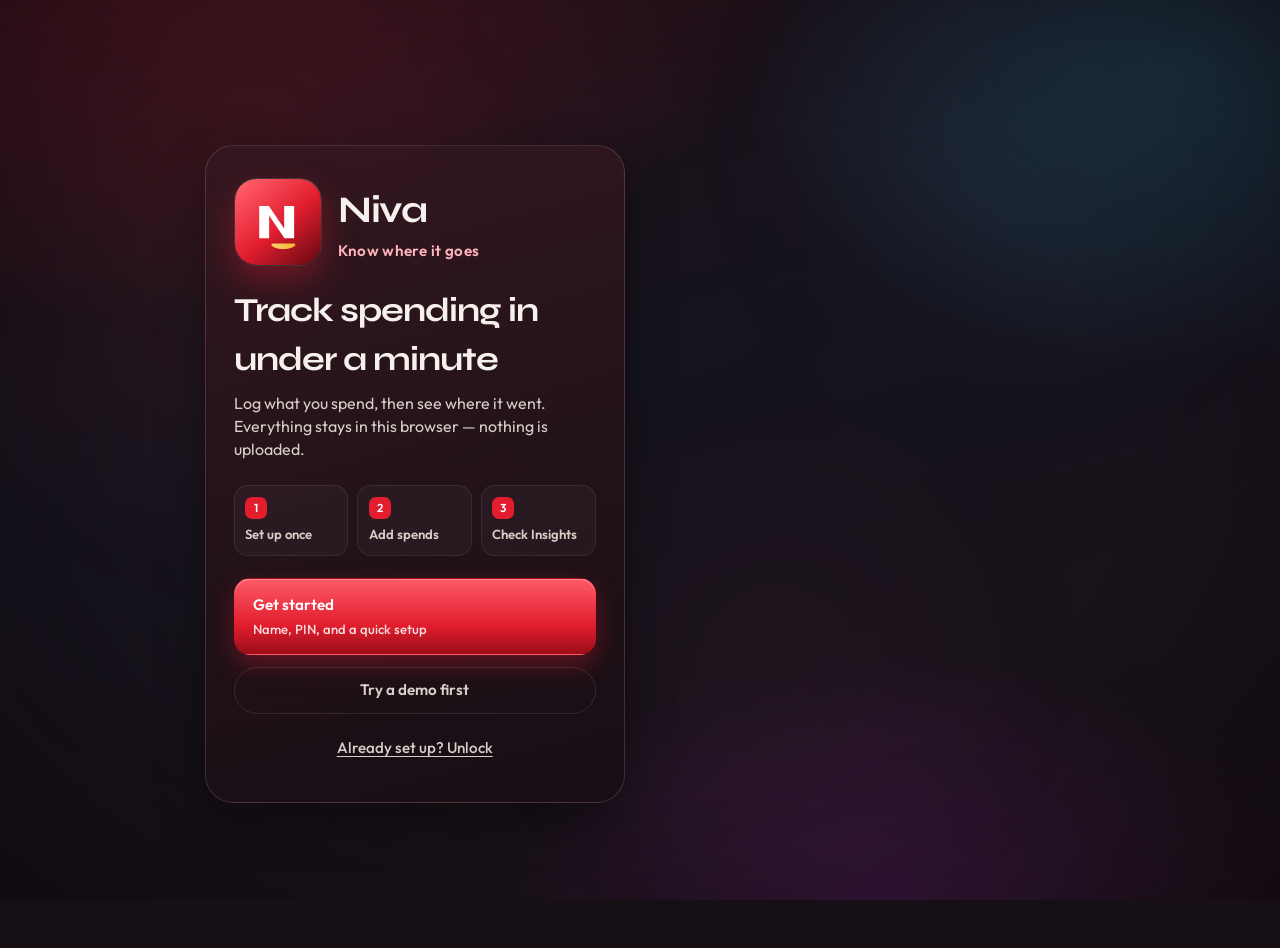
<file: index.html>
<!DOCTYPE html>
<html lang="en">
  <head>
    <meta charset="UTF-8" />
    <meta name="viewport" content="width=device-width, initial-scale=1, viewport-fit=cover" />
    <meta name="mobile-web-app-capable" content="yes" />
    <meta name="apple-mobile-web-app-capable" content="yes" />
    <meta name="apple-mobile-web-app-status-bar-style" content="black-translucent" />
    <meta name="description" content="Niva — Know where it goes. Private spending tracker that stays on this device." />
    <meta name="theme-color" content="#1a1016" />
    <title>Niva</title>
    <link rel="icon" href="icon.svg" type="image/svg+xml" />
    <link rel="apple-touch-icon" href="icon.svg" />
    <link rel="preconnect" href="https://fonts.googleapis.com" />
    <link rel="preconnect" href="https://fonts.gstatic.com" crossorigin />
    <link href="https://fonts.googleapis.com/css2?family=Outfit:wght@400;500;600;700&family=Syne:wght@600;700;800&display=swap" rel="stylesheet" />
    <link rel="manifest" href="manifest.json" />
    <link rel="stylesheet" href="styles.css" />
  </head>
  <body>
    <div class="bg-wallpaper" aria-hidden="true"></div>
    <div class="bg-mesh" aria-hidden="true"></div>
    <div class="bg-vignette" aria-hidden="true"></div>

    <!-- WELCOME (first open) -->
    <div id="screen-welcome" class="screen">
      <div class="welcome-stage welcome-simple">
        <div class="welcome-card">
          <div class="brand-hero">
            <img class="brand-hero-logo" src="icon.svg" width="72" height="72" alt="Niva logo" />
            <div>
              <p class="brand-name">Niva</p>
              <p class="brand-tag brand-motto">Know where it goes</p>
            </div>
          </div>
          <h1>Track spending in under a minute</h1>
          <p class="lede">
            Log what you spend, then see where it went. Everything stays in this browser — nothing is uploaded.
          </p>
          <ol class="how-steps">
            <li><span>1</span> Set up once</li>
            <li><span>2</span> Add spends</li>
            <li><span>3</span> Check Insights</li>
          </ol>
          <div class="welcome-actions">
            <button type="button" class="btn primary large" id="btn-start-setup" onclick="window.startSetup&&window.startSetup();return false;">
              Get started
              <span class="btn-sub">Name, PIN, and a quick setup</span>
            </button>
            <button type="button" class="btn ghost" id="btn-open-demo" onclick="window.openDemo&&window.openDemo();return false;">
              Try a demo first
            </button>
            <button type="button" class="btn linkish" id="btn-goto-login" onclick="window.showLogin&&window.showLogin();return false;">
              Already set up? Unlock
            </button>
          </div>
        </div>
      </div>
    </div>

    <!-- LOGIN (existing profile on this device) -->
    <div id="screen-login" class="screen" hidden>
      <div class="login-stage">
        <div class="welcome-card login-card">
          <div class="brand-hero">
            <img class="brand-hero-logo" src="icon.svg" width="72" height="72" alt="Niva logo" />
            <div>
              <p class="brand-name">Niva</p>
              <p class="brand-tag brand-motto">Know where it goes</p>
            </div>
          </div>
          <h1>Unlock</h1>
          <p class="lede" id="login-copy">
            Enter the mobile number and PIN for this browser’s profile.
          </p>
          <form id="login-form" class="login-form" autocomplete="on">
            <label>Mobile number
              <input type="tel" id="login-mobile" inputmode="tel" autocomplete="username" placeholder="10 digits or +91" required />
            </label>
            <label>PIN
              <input type="password" id="login-pin" inputmode="numeric" maxlength="8" autocomplete="current-password" placeholder="4–8 digits" required />
            </label>
            <div id="login-confirm-wrap" hidden>
              <label>Confirm PIN
                <input type="password" id="login-pin-confirm" inputmode="numeric" maxlength="8" autocomplete="new-password" placeholder="Re-enter PIN" />
              </label>
            </div>
            <button type="submit" class="btn primary large block" id="btn-login" onclick="window.submitLogin&&window.submitLogin();return false;">
              <span id="login-btn-label">Unlock</span>
              <span class="btn-sub" id="login-btn-sub">Stays unlocked until you close this tab</span>
            </button>
            <p class="form-status login-status" id="login-status" aria-live="polite"></p>
          </form>
          <div class="welcome-actions login-extra">
            <button type="button" class="btn secondary" id="btn-create-profile" onclick="window.createNewProfile&&window.createNewProfile();return false;">
              Create a new profile
              <span class="btn-sub" id="create-profile-sub">For a new person on this browser</span>
            </button>
            <button type="button" class="btn ghost" id="btn-login-demo" onclick="window.openDemo&&window.openDemo();return false;">
              Try demo
            </button>
          </div>
          <div class="login-reset">
            <button type="button" class="btn ghost tiny" id="btn-forgot-reset">Erase this browser’s data…</button>
            <div id="login-reset-panel" hidden>
              <p class="muted small" id="login-reset-copy">Type the mobile number on this profile to erase everything here.</p>
              <label>Confirm reset
                <input type="text" id="login-reset-confirm" autocomplete="off" placeholder="Mobile number" />
              </label>
              <button type="button" class="btn danger" id="btn-confirm-device-reset">Erase everything</button>
              <p class="form-status login-status" id="login-reset-status" aria-live="polite"></p>
            </div>
          </div>
        </div>
      </div>
    </div>

    <!-- SETUP WIZARD -->
    <div id="screen-setup" class="screen" hidden>
      <div class="wizard">
        <header class="wizard-head">
          <p class="eyebrow">Setup</p>
          <h1>A few quick questions</h1>
          <p class="muted" id="setup-step-label">Step 1 of 5 — about you</p>
          <div class="step-pills" aria-hidden="true">
            <span class="step-pill on" data-pill="1">You</span>
            <span class="step-pill" data-pill="2">PIN</span>
            <span class="step-pill" data-pill="3">Targets</span>
            <span class="step-pill" data-pill="4">Accounts</span>
            <span class="step-pill" data-pill="5">Budgets</span>
          </div>
          <div class="progress" aria-hidden="true"><div class="progress-fill" id="setup-progress"></div></div>
        </header>

        <section class="wizard-step panel" data-step="1">
          <h2>Your name</h2>
          <p class="muted">First name is enough.</p>
          <label>Name <input type="text" id="setup-name" placeholder="e.g. Priya" required autocomplete="given-name" /></label>
          <label>
            Currency
            <select id="setup-currency">
              <option value="INR">INR (₹)</option>
              <option value="USD">USD ($)</option>
              <option value="EUR">EUR (€)</option>
              <option value="GBP">GBP (£)</option>
            </select>
          </label>
        </section>

        <section class="wizard-step panel" data-step="2" hidden>
          <h2>Mobile &amp; PIN</h2>
          <p class="muted">Unlocks Niva on this browser. PIN is never stored as plain text.</p>
          <label>Mobile number <input type="tel" id="setup-mobile" required autocomplete="tel" inputmode="tel" placeholder="10 digits or +91" /></label>
          <div class="form-row-2">
            <label>PIN (4–8 digits) <input type="password" id="setup-pin" inputmode="numeric" maxlength="8" autocomplete="new-password" required /></label>
            <label>Confirm PIN <input type="password" id="setup-pin-confirm" inputmode="numeric" maxlength="8" autocomplete="new-password" required /></label>
          </div>
        </section>

        <section class="wizard-step panel" data-step="3" hidden>
          <h2>Income &amp; savings</h2>
          <p class="muted">Approximate is fine — used for your Insights score.</p>
          <label>Usual monthly income <input type="number" id="setup-income" min="0" step="100" placeholder="85000" inputmode="numeric" /></label>
          <label>Monthly savings goal <input type="number" id="setup-savings" min="0" step="100" placeholder="15000" inputmode="numeric" /></label>
        </section>

        <section class="wizard-step panel" data-step="4" hidden>
          <h2>Accounts</h2>
          <p class="muted">Nicknames like “HDFC salary” or “SBI UPI”. Opening balance is optional.</p>
          <div id="setup-accounts" class="stack"></div>
          <button type="button" class="btn ghost" id="btn-add-account-field">+ Add another account</button>
        </section>

        <section class="wizard-step panel" data-step="5" hidden>
          <h2>Monthly budgets</h2>
          <p class="muted">Soft limits — Insights warns if you go over.</p>
          <div id="setup-budgets" class="budget-grid"></div>
        </section>

        <footer class="wizard-foot">
          <button type="button" class="btn ghost" id="btn-setup-back" hidden>Back</button>
          <button type="button" class="btn primary" id="btn-setup-next">Continue</button>
        </footer>
      </div>
    </div>

    <!-- MAIN APP -->
    <div id="screen-app" class="screen" hidden>
      <header class="topbar">
        <div class="brand">
          <span class="brand-mark" aria-hidden="true">
            <img class="brand-logo" src="icon.svg" alt="" />
            <img id="header-photo" alt="" hidden />
          </span>
          <div>
            <p class="brand-name">Niva</p>
            <p class="brand-tag brand-motto" id="app-subtitle">Know where it goes</p>
          </div>
        </div>
        <nav class="main-tabs" role="tablist" aria-label="App sections">
          <button type="button" class="tab active" data-view="track" role="tab" aria-selected="true">
            <span class="tab-ico" aria-hidden="true">＋</span>
            <span class="tab-label">Home</span>
          </button>
          <button type="button" class="tab" data-view="results" role="tab" aria-selected="false">
            <span class="tab-ico" aria-hidden="true">◉</span>
            <span class="tab-label">Insights</span>
          </button>
          <button type="button" class="tab" data-view="setup-edit" role="tab" aria-selected="false">
            <span class="tab-ico" aria-hidden="true">◎</span>
            <span class="tab-label">Profile</span>
          </button>
        </nav>
        <div class="save-cluster">
          <p class="save-status" id="save-status">Auto-saved</p>
          <button type="button" class="btn ghost tiny" id="btn-save-local">Backup</button>
        </div>
      </header>

      <div id="demo-banner" class="demo-banner" hidden>
        <strong>Demo mode</strong> — sample data only. Your real list is untouched.
        <button type="button" class="btn tiny secondary" id="btn-exit-demo">Exit demo</button>
      </div>

      <!-- TRACK -->
      <main id="view-track" class="layout view">
        <section class="home-glance" id="home-glance" aria-live="polite">
          <div class="glance-card">
            <span class="glance-label">Spent this month</span>
            <strong id="glance-spent">—</strong>
          </div>
          <div class="glance-card">
            <span class="glance-label">Received</span>
            <strong id="glance-income" class="good">—</strong>
          </div>
          <div class="glance-card">
            <span class="glance-label">Left / buffer</span>
            <strong id="glance-net">—</strong>
          </div>
        </section>

        <section class="panel intro-panel slim">
          <div>
            <p class="eyebrow" id="track-greet">Welcome</p>
            <h1 id="track-heading">Add a spend</h1>
            <p class="muted" id="next-action">Amount first, then who and category.</p>
          </div>
        </section>

        <section class="grid-2-track">
          <form id="quick-form" class="panel form-card add-sheet">
            <h2>New entry</h2>

            <label class="amount-field">Amount
              <input type="number" id="q-amount" required min="0.01" step="0.01" placeholder="0" inputmode="decimal" autofocus />
            </label>

            <fieldset class="type-pick type-chips">
              <legend class="sr-only">Type</legend>
              <label class="chip-choice">
                <input type="radio" name="q-type" value="expense" checked />
                <span>Spent</span>
              </label>
              <label class="chip-choice">
                <input type="radio" name="q-type" value="income" />
                <span>Received</span>
              </label>
              <label class="chip-choice">
                <input type="radio" name="q-type" value="transfer" />
                <span>Transfer</span>
              </label>
            </fieldset>
            <div id="transfer-fields" hidden>
              <label>To account <select id="q-transfer-to"></select></label>
            </div>

            <label>Who / what <input type="text" id="q-merchant" required placeholder="Swiggy, Rent, Salary…" /></label>
            <div class="form-row-2">
              <label>Category <select id="q-category"></select></label>
              <label>Account <select id="q-account" required></select></label>
            </div>

            <details class="more-fields">
              <summary>Date &amp; note</summary>
              <label>Date <input type="date" id="q-date" /></label>
              <label>Note <input type="text" id="q-note" placeholder="Optional" /></label>
            </details>

            <button type="submit" class="btn primary large block">Save</button>
            <p class="form-status" id="form-status" aria-live="polite"></p>
          </form>

          <section class="panel">
            <div class="panel-head row">
              <div>
                <h2>Recent</h2>
                <p class="muted" id="track-count">0 saved</p>
              </div>
            </div>
            <label class="list-search">
              Search
              <input type="search" id="track-search" placeholder="Merchant, category…" />
            </label>
            <div class="bulk-bar" id="bulk-bar" hidden>
              <span id="bulk-count">0 selected</span>
              <div class="bulk-actions">
                <button type="button" class="btn tiny secondary" id="btn-bulk-edit">Edit</button>
                <button type="button" class="btn tiny danger" id="btn-bulk-delete">Delete</button>
                <button type="button" class="btn tiny ghost" id="btn-bulk-clear">Clear</button>
              </div>
            </div>
            <div class="table-wrap">
              <table class="tx-table compact">
                <thead>
                  <tr>
                    <th class="check-col">
                      <input type="checkbox" id="select-all" title="Select all visible" aria-label="Select all visible transactions" />
                    </th>
                    <th>Date</th>
                    <th>Details</th>
                    <th class="num">Amount</th>
                    <th></th>
                  </tr>
                </thead>
                <tbody id="track-tx-body"></tbody>
              </table>
            </div>
            <p class="empty-inline" id="track-empty">Nothing yet — add your first spend on the left.</p>
            <div class="pager" id="track-pager" hidden>
              <button type="button" class="btn ghost tiny" id="track-prev">Newer</button>
              <span id="track-page-label">Page 1</span>
              <button type="button" class="btn ghost tiny" id="track-next">Older</button>
            </div>
            <details class="more-fields import-fold">
              <summary>Import bank CSV</summary>
              <label class="btn secondary file-btn block">
                Choose CSV file
                <input type="file" id="csv-input" accept=".csv,text/csv" hidden />
              </label>
              <p class="muted small">Map columns and skip duplicates before importing.</p>
            </details>
          </section>
        </section>
      </main>

      <!-- RESULTS -->
      <main id="view-results" class="layout view" hidden>
        <section class="panel intro-panel slim">
          <div>
            <p class="eyebrow">Overview</p>
            <h1>Insights</h1>
            <p class="muted">How you’re doing this period — based on what you logged.</p>
          </div>
        </section>

        <section class="controls panel compact-controls">
          <div class="control-group">
            <div class="segmented" role="group" aria-label="Time period">
              <button type="button" class="seg active" data-period="day">Day</button>
              <button type="button" class="seg" data-period="month">Month</button>
              <button type="button" class="seg" data-period="year">Year</button>
            </div>
          </div>
          <div class="control-group">
            <div class="date-nav">
              <button type="button" class="icon-round" id="btn-prev" aria-label="Previous">‹</button>
              <input type="date" id="anchor-date" />
              <button type="button" class="icon-round" id="btn-next" aria-label="Next">›</button>
              <button type="button" class="btn ghost tiny" id="btn-today">Today</button>
            </div>
          </div>
          <div class="control-group">
            <select id="account-filter" aria-label="Account"><option value="all">All accounts</option></select>
          </div>
          <div class="control-group grow">
            <input type="search" id="search" placeholder="Search…" aria-label="Search" />
          </div>
          <div class="control-group">
            <button type="button" class="btn ghost tiny" id="btn-export">Export</button>
          </div>
        </section>

        <section class="hero-strip panel" id="health-strip">
          <div>
            <p class="eyebrow">Health</p>
            <h2 id="health-title">This period</h2>
            <p class="muted" id="health-sub">Add a few spends to unlock your score.</p>
          </div>
          <div class="health-meter">
            <div class="ring-wrap">
              <div class="ring" id="health-ring"><span id="health-score">—</span></div>
            </div>
            <p class="muted small" id="health-label">Score</p>
          </div>
        </section>

        <section class="stats" id="stats-row"></section>

        <div class="grid-2">
          <section class="panel">
            <div class="panel-head">
              <h2>Spending over time</h2>
              <p class="muted" id="chart-caption">Selected period</p>
            </div>
            <div class="chart" id="trend-chart"></div>
          </section>
          <section class="panel">
            <div class="panel-head">
              <h2>By category</h2>
              <p class="muted">Where money went</p>
            </div>
            <div id="category-bars" class="category-bars"></div>
          </section>
        </div>

        <div class="grid-2">
          <section class="panel">
            <div class="panel-head">
              <h2>Budgets</h2>
              <p class="muted">Vs your monthly limits</p>
            </div>
            <div id="budget-list" class="budget-list"></div>
          </section>
          <section class="panel">
            <div class="panel-head">
              <h2>Tips</h2>
              <p class="muted">Based on your habits</p>
            </div>
            <ul id="insights-list" class="insights"></ul>
          </section>
        </div>

        <details class="panel more-insights">
          <summary>More detail — merchants, accounts, recurring</summary>
          <div class="grid-2 nested-grid">
            <section>
              <h3 class="subhead">Top merchants</h3>
              <div id="merchant-list" class="merchant-list"></div>
            </section>
            <section>
              <h3 class="subhead">Accounts</h3>
              <div id="accounts-list" class="accounts"></div>
              <h3 class="subhead">Likely recurring</h3>
              <div id="recurring-list" class="recurring-list"></div>
              <h3 class="subhead">Coming bills</h3>
              <div id="forecast-list" class="recurring-list"></div>
            </section>
          </div>
        </details>

        <details class="panel more-insights">
          <summary>Transactions in this period</summary>
          <div class="panel-head row">
            <p class="muted" id="tx-count">0 items</p>
            <button type="button" class="btn ghost tiny" id="btn-print">Print</button>
          </div>
          <div class="bulk-bar" id="results-bulk-bar" hidden>
            <span id="results-bulk-count">0 selected</span>
            <div class="bulk-actions">
              <button type="button" class="btn tiny secondary" id="btn-results-bulk-edit">Edit</button>
              <button type="button" class="btn tiny danger" id="btn-results-bulk-delete">Delete</button>
              <button type="button" class="btn tiny ghost" id="btn-results-bulk-clear">Clear</button>
            </div>
          </div>
          <div class="table-wrap">
            <table class="tx-table">
              <thead>
                <tr>
                  <th class="check-col">
                    <input type="checkbox" id="results-select-all" title="Select all in this view" aria-label="Select all transactions in this view" />
                  </th>
                  <th>Date</th>
                  <th>Merchant</th>
                  <th>Category</th>
                  <th>Account</th>
                  <th class="num">Amount</th>
                  <th></th>
                </tr>
              </thead>
              <tbody id="results-tx-body"></tbody>
            </table>
          </div>
          <p class="empty-inline" id="results-empty" hidden>No data in this period — add spends on the Home tab.</p>
          <div class="pager" id="results-pager" hidden>
            <button type="button" class="btn ghost tiny" id="results-prev">Newer</button>
            <span id="results-page-label">Page 1</span>
            <button type="button" class="btn ghost tiny" id="results-next">Older</button>
          </div>
        </details>
      </main>

      <!-- DEMO (same results UI, sample data) -->
      <main id="view-demo" class="layout view" hidden>
        <section class="panel intro-panel">
          <h1>This is a tour, not your money</h1>
          <p class="muted">
            Sample payments so you can see Insights. Nothing here is saved to your real list.
          </p>
          <button type="button" class="btn primary" id="btn-demo-to-setup">Set up my own tracking</button>
        </section>
        <div id="demo-results-mount"></div>
      </main>

      <!-- EDIT DETAILS -->
      <main id="view-setup-edit" class="layout view" hidden>
        <section class="panel form-card narrow profile-page">
          <h1>Profile</h1>
          <p class="muted">Settings for this browser only.</p>

          <details class="profile-section" open>
            <summary>Security</summary>
            <div class="pin-box" id="pin-gate">
              <p class="muted" id="pin-copy">Mobile + PIN unlock this profile. Closing the tab locks it again.</p>
              <p class="masked-mobile">Signed in as <strong id="profile-mobile-masked">••••••••••</strong></p>
              <h3 class="subhead">Change PIN</h3>
              <label>Current PIN <input type="password" id="pin-current" inputmode="numeric" maxlength="8" autocomplete="current-password" /></label>
              <div class="form-row-2" id="pin-set-row">
                <label>New PIN <input type="password" id="pin-new" inputmode="numeric" maxlength="8" autocomplete="new-password" /></label>
                <label>Confirm <input type="password" id="pin-confirm" inputmode="numeric" maxlength="8" autocomplete="new-password" /></label>
              </div>
              <div class="row-actions">
                <button type="button" class="btn primary" id="btn-change-pin">Update PIN</button>
                <button type="button" class="btn secondary" id="btn-logout" onclick="window.logoutSession&&window.logoutSession();return false;">Lock</button>
              </div>
              <p class="form-status" id="pin-status"></p>
            </div>
          </details>

          <details class="profile-section" open>
            <summary>About you</summary>
            <div id="sensitive-wrap">
              <div class="profile-identity">
                <div class="avatar-wrap">
                  <img id="profile-photo" alt="" hidden />
                  <span class="avatar-fallback" id="profile-photo-fallback" aria-hidden="true">+</span>
                </div>
                <div class="profile-identity-copy">
                  <p class="muted">Optional photo — stays in this browser.</p>
                  <div class="row-actions">
                    <label class="btn secondary file-btn">
                      Upload
                      <input type="file" id="photo-input" accept="image/*" hidden />
                    </label>
                    <button type="button" class="btn ghost" id="btn-remove-photo">Remove</button>
                  </div>
                </div>
              </div>
              <label>Name <input type="text" id="edit-name" autocomplete="name" placeholder="e.g. Priya" /></label>
              <div class="form-row-2">
                <label>Phone <input type="tel" id="edit-phone" autocomplete="tel" inputmode="tel" placeholder="+91 …" /></label>
                <label>Email <input type="email" id="edit-email" autocomplete="email" placeholder="you@email.com" /></label>
              </div>
              <details class="more-fields">
                <summary>Optional details</summary>
                <label>Date of birth <input type="date" id="edit-dob" /></label>
                <div class="form-row-2">
                  <label>City <input type="text" id="edit-city" autocomplete="address-level2" /></label>
                  <label>Occupation <input type="text" id="edit-occupation" /></label>
                </div>
                <label>
                  Gender
                  <select id="edit-gender">
                    <option value="">Prefer not to say</option>
                    <option value="woman">Woman</option>
                    <option value="man">Man</option>
                    <option value="nonbinary">Non-binary</option>
                    <option value="other">Other</option>
                  </select>
                </label>
                <label>Notes <textarea id="edit-notes" rows="2" placeholder="Optional"></textarea></label>
              </details>
            </div>
          </details>

          <details class="profile-section" open>
            <summary>Money</summary>
            <label>
              Currency
              <select id="edit-currency">
                <option value="INR">INR (₹)</option>
                <option value="USD">USD ($)</option>
                <option value="EUR">EUR (€)</option>
                <option value="GBP">GBP (£)</option>
              </select>
            </label>
            <div class="form-row-2">
              <label>Monthly income <input type="number" id="edit-income" min="0" step="100" /></label>
              <label>Savings goal <input type="number" id="edit-savings" min="0" step="100" /></label>
            </div>
            <h3 class="subhead">Accounts</h3>
            <div id="edit-accounts" class="stack"></div>
            <button type="button" class="btn ghost" id="btn-edit-add-account">+ Add account</button>
            <h3 class="subhead">Monthly budgets</h3>
            <div id="edit-budgets" class="budget-grid"></div>
          </details>

          <div class="row-actions spaced">
            <button type="button" class="btn primary" id="btn-save-details">Save changes</button>
          </div>
          <p class="form-status" id="edit-status" aria-live="polite"></p>

          <details class="profile-section">
            <summary>Backup &amp; advanced</summary>
            <p class="muted">Data already auto-saves here. Download a file if you want a copy on your computer.</p>
            <div class="row-actions">
              <button type="button" class="btn secondary" id="btn-save-file">Download backup</button>
              <label class="btn ghost file-btn">
                Restore file
                <input type="file" id="backup-input" accept=".json,application/json" hidden />
              </label>
            </div>
            <div class="row-actions spaced">
              <button type="button" class="btn ghost" id="btn-goto-demo-from-profile">Try demo</button>
              <button type="button" class="btn ghost danger" id="btn-reset-all">Erase all data…</button>
            </div>
          </details>
        </section>
      </main>
    </div>

    <dialog id="edit-dialog">
      <form method="dialog" id="edit-form" class="dialog-form">
        <h3 id="edit-dialog-title">Edit transaction</h3>
        <p class="muted" id="edit-dialog-hint">Change any field, then save.</p>
        <input type="hidden" id="e-id" />
        <fieldset class="type-pick">
          <legend>Type</legend>
          <label class="chip"><input type="radio" name="e-type" value="expense" checked /> Spent</label>
          <label class="chip"><input type="radio" name="e-type" value="income" /> Received</label>
          <label class="chip"><input type="radio" name="e-type" value="transfer" /> Transfer</label>
        </fieldset>
        <label>Date <input type="date" id="e-date" required /></label>
        <label>Where / who? <input type="text" id="e-merchant" required /></label>
        <label>Amount <input type="number" id="e-amount" required min="0.01" step="0.01" /></label>
        <label>Category <select id="e-category"></select></label>
        <label>From account <select id="e-account"></select></label>
        <div id="e-transfer-fields" hidden>
          <label>Send to account <select id="e-transfer-to"></select></label>
        </div>
        <label>Note <input type="text" id="e-note" /></label>
        <div class="dialog-actions">
          <button type="button" class="btn ghost" id="btn-edit-cancel">Cancel</button>
          <button type="submit" class="btn primary">Save changes</button>
        </div>
      </form>
    </dialog>

    <dialog id="bulk-edit-dialog">
      <form method="dialog" id="bulk-edit-form" class="dialog-form">
        <h3>Edit selected transactions</h3>
        <p class="muted" id="bulk-edit-hint">Only filled fields are applied. Leave a field blank to keep each row as-is.</p>
        <label>
          Date
          <input type="date" id="b-date" />
        </label>
        <label>
          Type
          <select id="b-type">
            <option value="">Keep current</option>
            <option value="expense">Money out</option>
            <option value="income">Money in</option>
            <option value="transfer">Transfer</option>
          </select>
        </label>
        <label>
          Category
          <select id="b-category">
            <option value="">Keep current</option>
          </select>
        </label>
        <label>
          Account
          <select id="b-account">
            <option value="">Keep current</option>
          </select>
        </label>
        <div id="b-transfer-fields" hidden>
          <label>Send to account <select id="b-transfer-to"></select></label>
        </div>
        <label>Note (optional replace) <input type="text" id="b-note" placeholder="Leave blank to keep notes" /></label>
        <label class="chip keep-row">
          <input type="checkbox" id="b-note-apply" />
          Replace notes with the text above
        </label>
        <div class="dialog-actions">
          <button type="button" class="btn ghost" id="btn-bulk-edit-cancel">Cancel</button>
          <button type="submit" class="btn primary">Apply to selected</button>
        </div>
      </form>
    </dialog>

    <dialog id="save-dialog">
      <div class="dialog-form">
        <h3>Save your data locally</h3>
        <p class="muted">
          Everything you enter is already stored in this browser (local storage — not encrypted). Download a file if you want a copy on your computer.
        </p>
        <div class="save-options">
          <article class="save-option">
            <strong>This browser</strong>
            <p>Auto-saves name, accounts, budgets, and every payment on this device.</p>
            <p class="muted small" id="save-dialog-status">Up to date</p>
          </article>
          <article class="save-option">
            <strong>A file on your computer</strong>
            <p>Best backup — keep it in Downloads or Documents, then use Open a saved file anytime.</p>
            <button type="button" class="btn primary block" id="btn-save-json-file">Save as JSON file</button>
            <button type="button" class="btn secondary block" id="btn-save-csv-file">Save payments as CSV</button>
          </article>
        </div>
        <div class="dialog-actions">
          <button type="button" class="btn ghost" id="btn-save-dialog-close">Done</button>
        </div>
      </div>
    </dialog>

    <dialog id="export-dialog">
      <div class="dialog-form">
        <h3>Export</h3>
        <p class="muted">Download your real data (not demo).</p>
        <div class="export-grid">
          <button type="button" class="btn secondary" id="btn-export-csv">CSV (current Results filter)</button>
          <button type="button" class="btn secondary" id="btn-export-all-csv">CSV (all payments)</button>
          <button type="button" class="btn primary" id="btn-export-json">Full JSON backup</button>
        </div>
        <div class="dialog-actions">
          <button type="button" class="btn ghost" id="btn-export-close">Close</button>
        </div>
      </div>
    </dialog>

    <dialog id="csv-dialog">
      <div class="dialog-form">
        <h3>Import bank CSV</h3>
        <p class="muted">Match your bank’s columns, preview a few rows, then import. Duplicates can be skipped.</p>
        <label class="chip keep-row"><input type="checkbox" id="csv-day-first" checked /> Dates are day-first (India: 18/08/2026)</label>
        <label class="chip keep-row"><input type="checkbox" id="csv-skip-dupes" checked /> Skip rows that already exist</label>
        <div class="form-row-2">
          <label>Date column <select id="csv-col-date"></select></label>
          <label>Description <select id="csv-col-description"></select></label>
        </div>
        <div class="form-row-2">
          <label>Amount <select id="csv-col-amount"></select></label>
          <label>Type <select id="csv-col-type"></select></label>
        </div>
        <div class="form-row-2">
          <label>Debit / withdrawal <select id="csv-col-debit"></select></label>
          <label>Credit / deposit <select id="csv-col-credit"></select></label>
        </div>
        <div class="form-row-2">
          <label>Account <select id="csv-col-account"></select></label>
          <label>Category <select id="csv-col-category"></select></label>
        </div>
        <p class="muted small" id="csv-preview-meta">Preview</p>
        <div class="table-wrap">
          <table class="tx-table compact">
            <thead>
              <tr>
                <th>Date</th>
                <th>Details</th>
                <th class="num">Amount</th>
              </tr>
            </thead>
            <tbody id="csv-preview-body"></tbody>
          </table>
        </div>
        <p class="form-status" id="csv-status"></p>
        <div class="dialog-actions">
          <button type="button" class="btn ghost" id="btn-csv-cancel">Cancel</button>
          <button type="button" class="btn primary" id="btn-csv-confirm">Import these rows</button>
        </div>
      </div>
    </dialog>

    <div class="toast" id="toast" hidden role="status" aria-live="polite">
      <span id="toast-text">Saved</span>
      <button type="button" class="btn tiny secondary" id="toast-action" hidden>Undo</button>
    </div>

    <script src="core.js"></script>
    <script src="app.js"></script>
    <script src="visual.js"></script>
  </body>
</html>
</file>
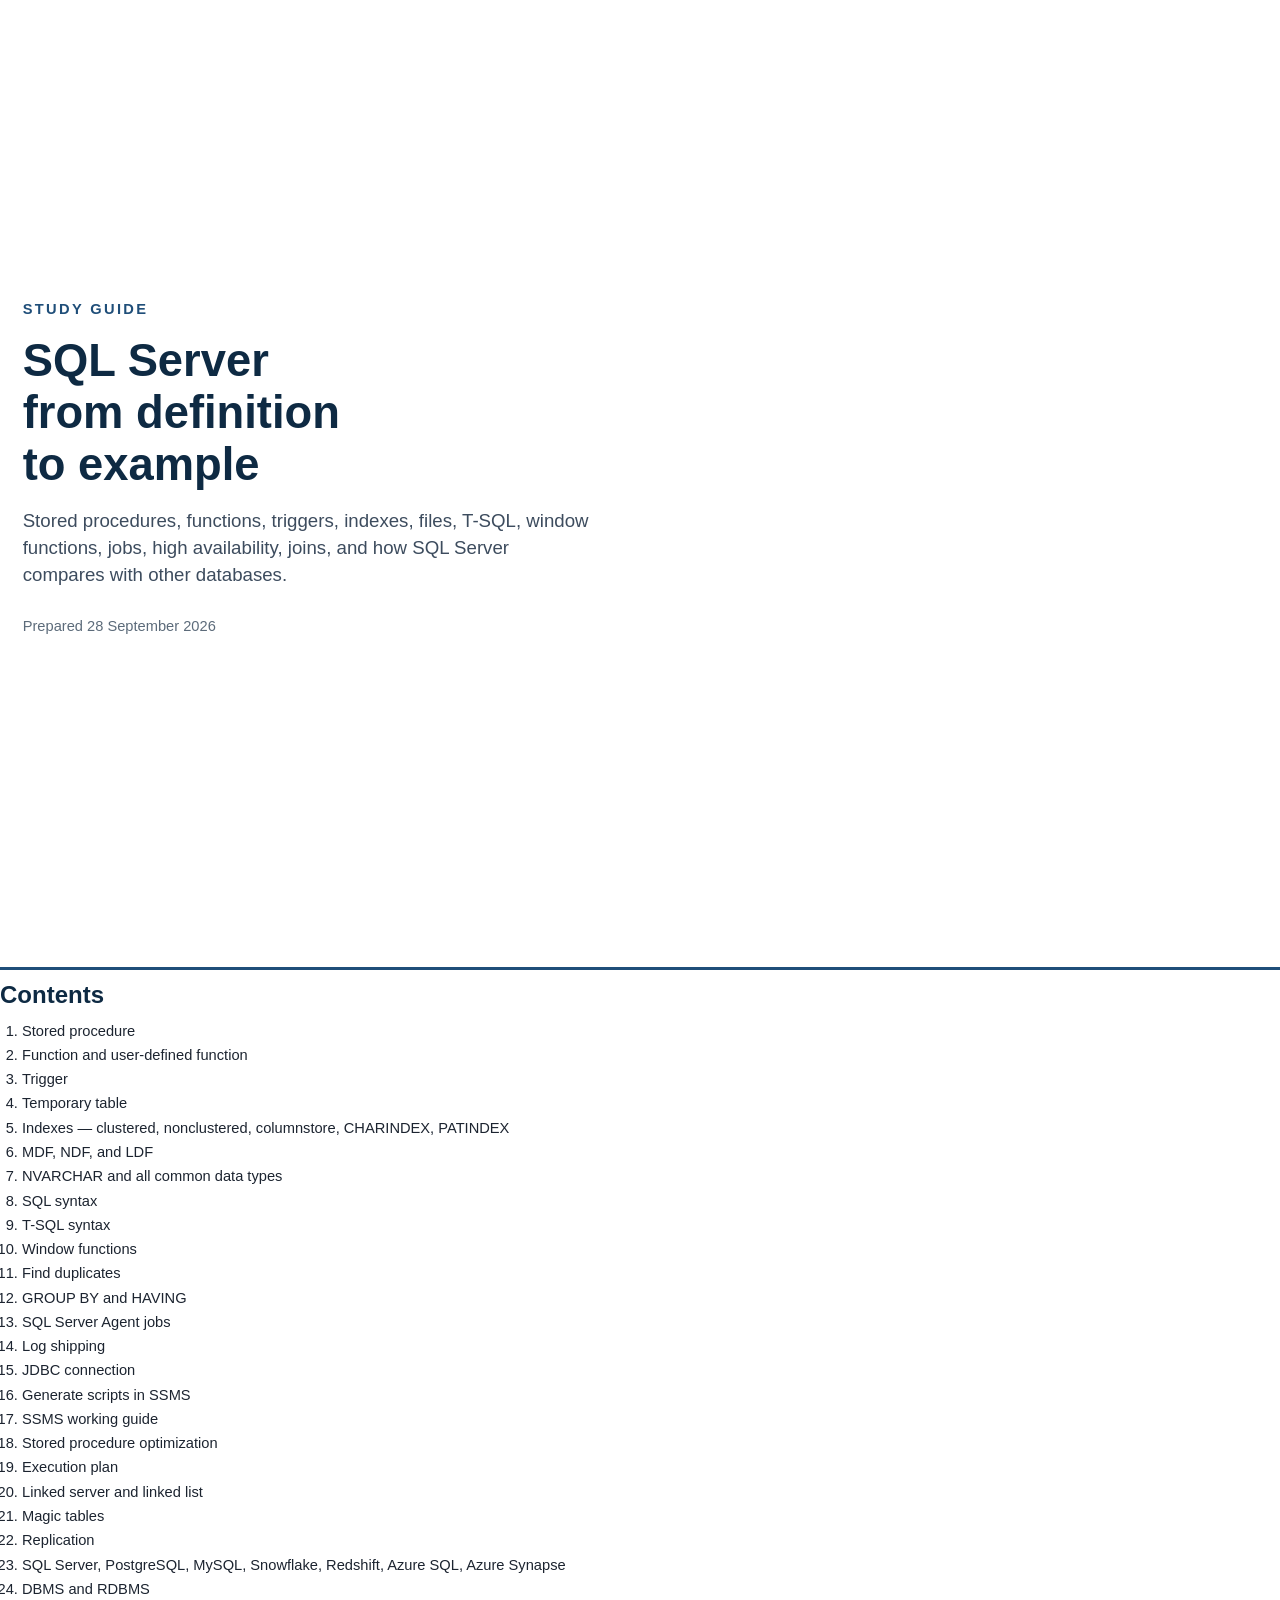
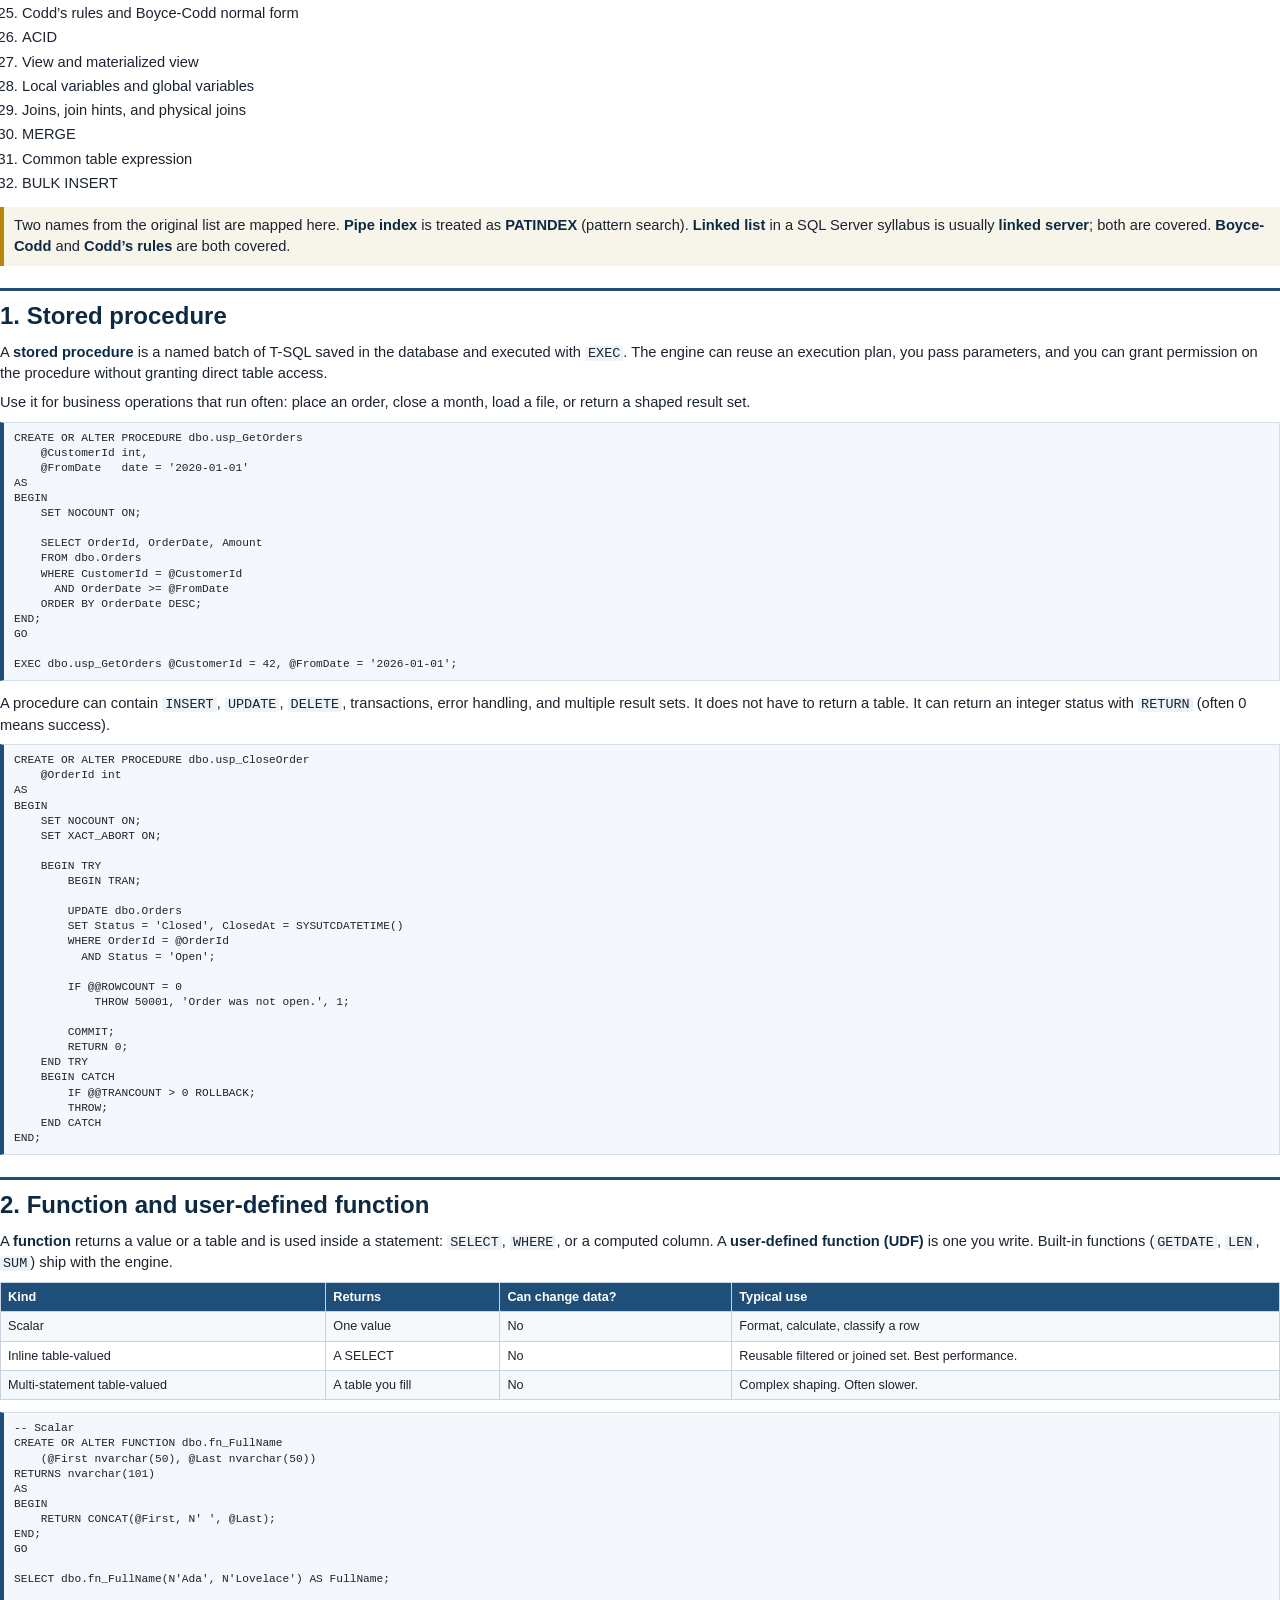
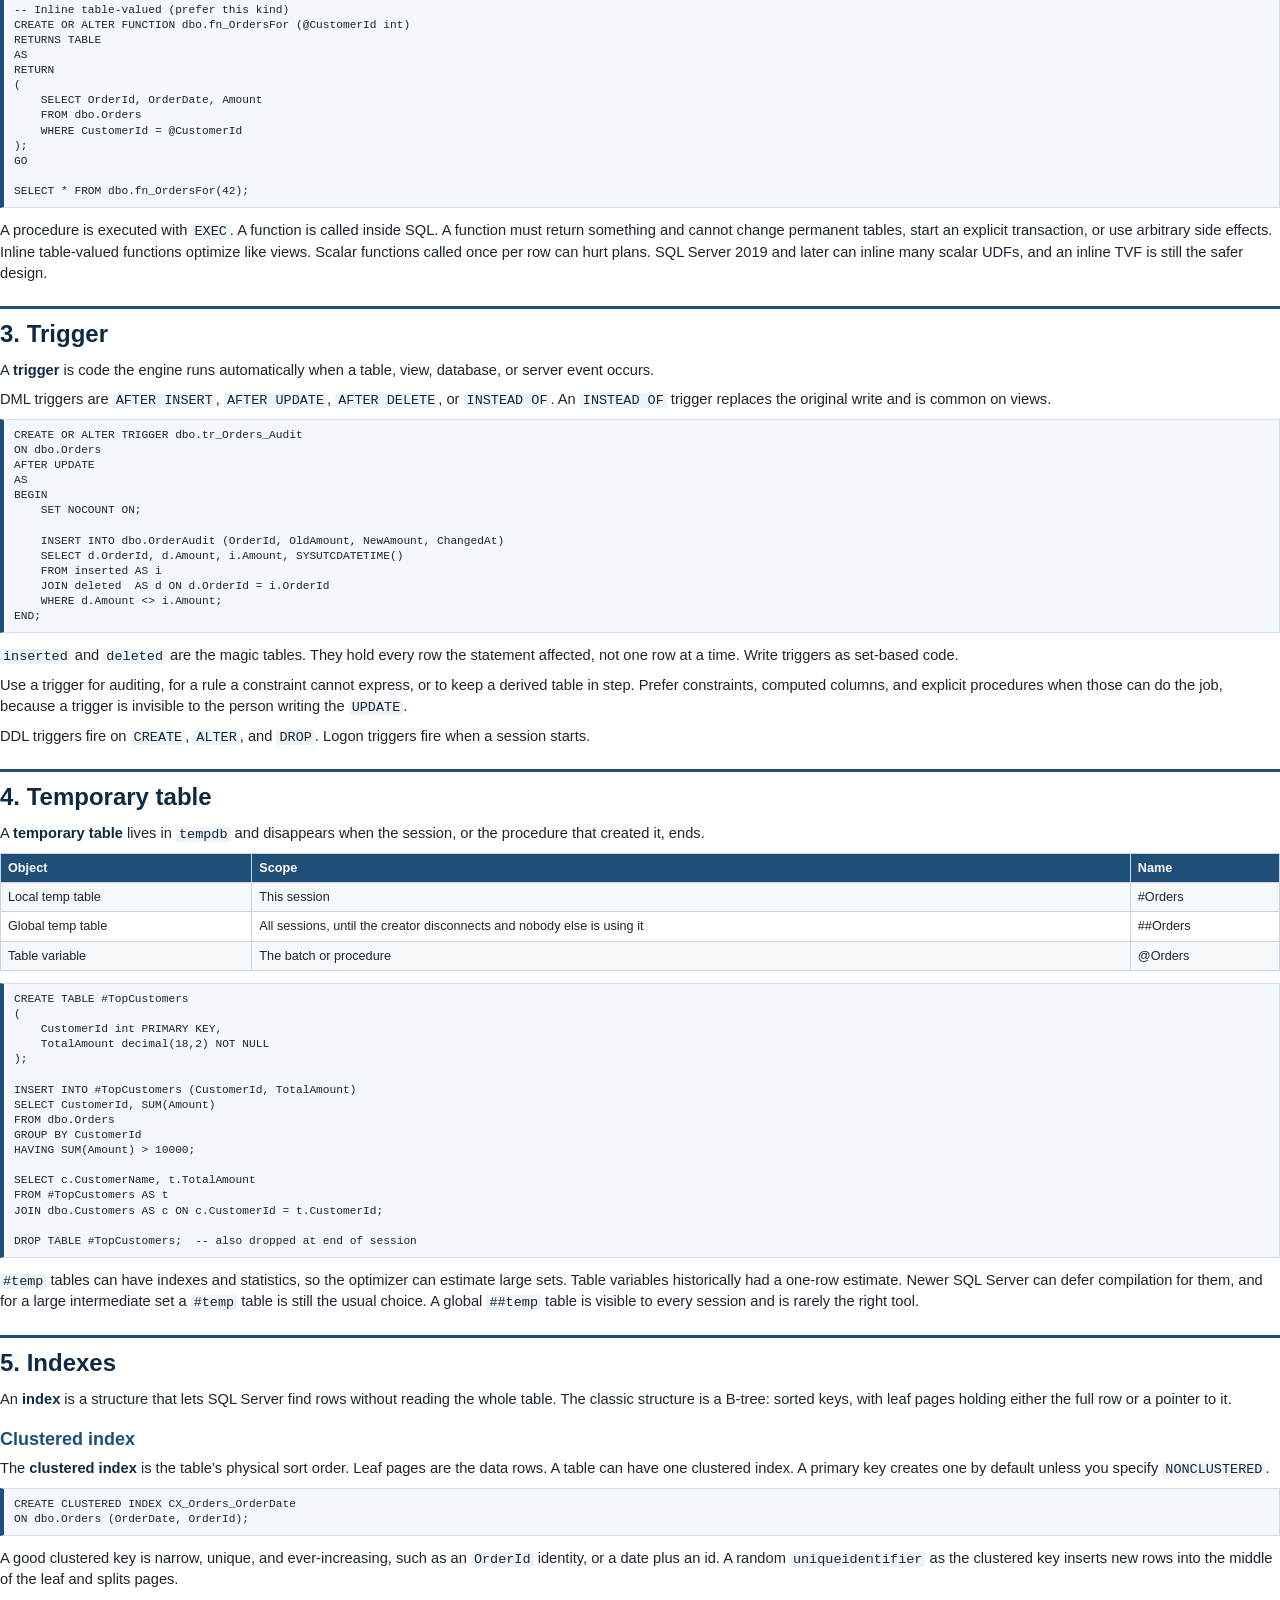
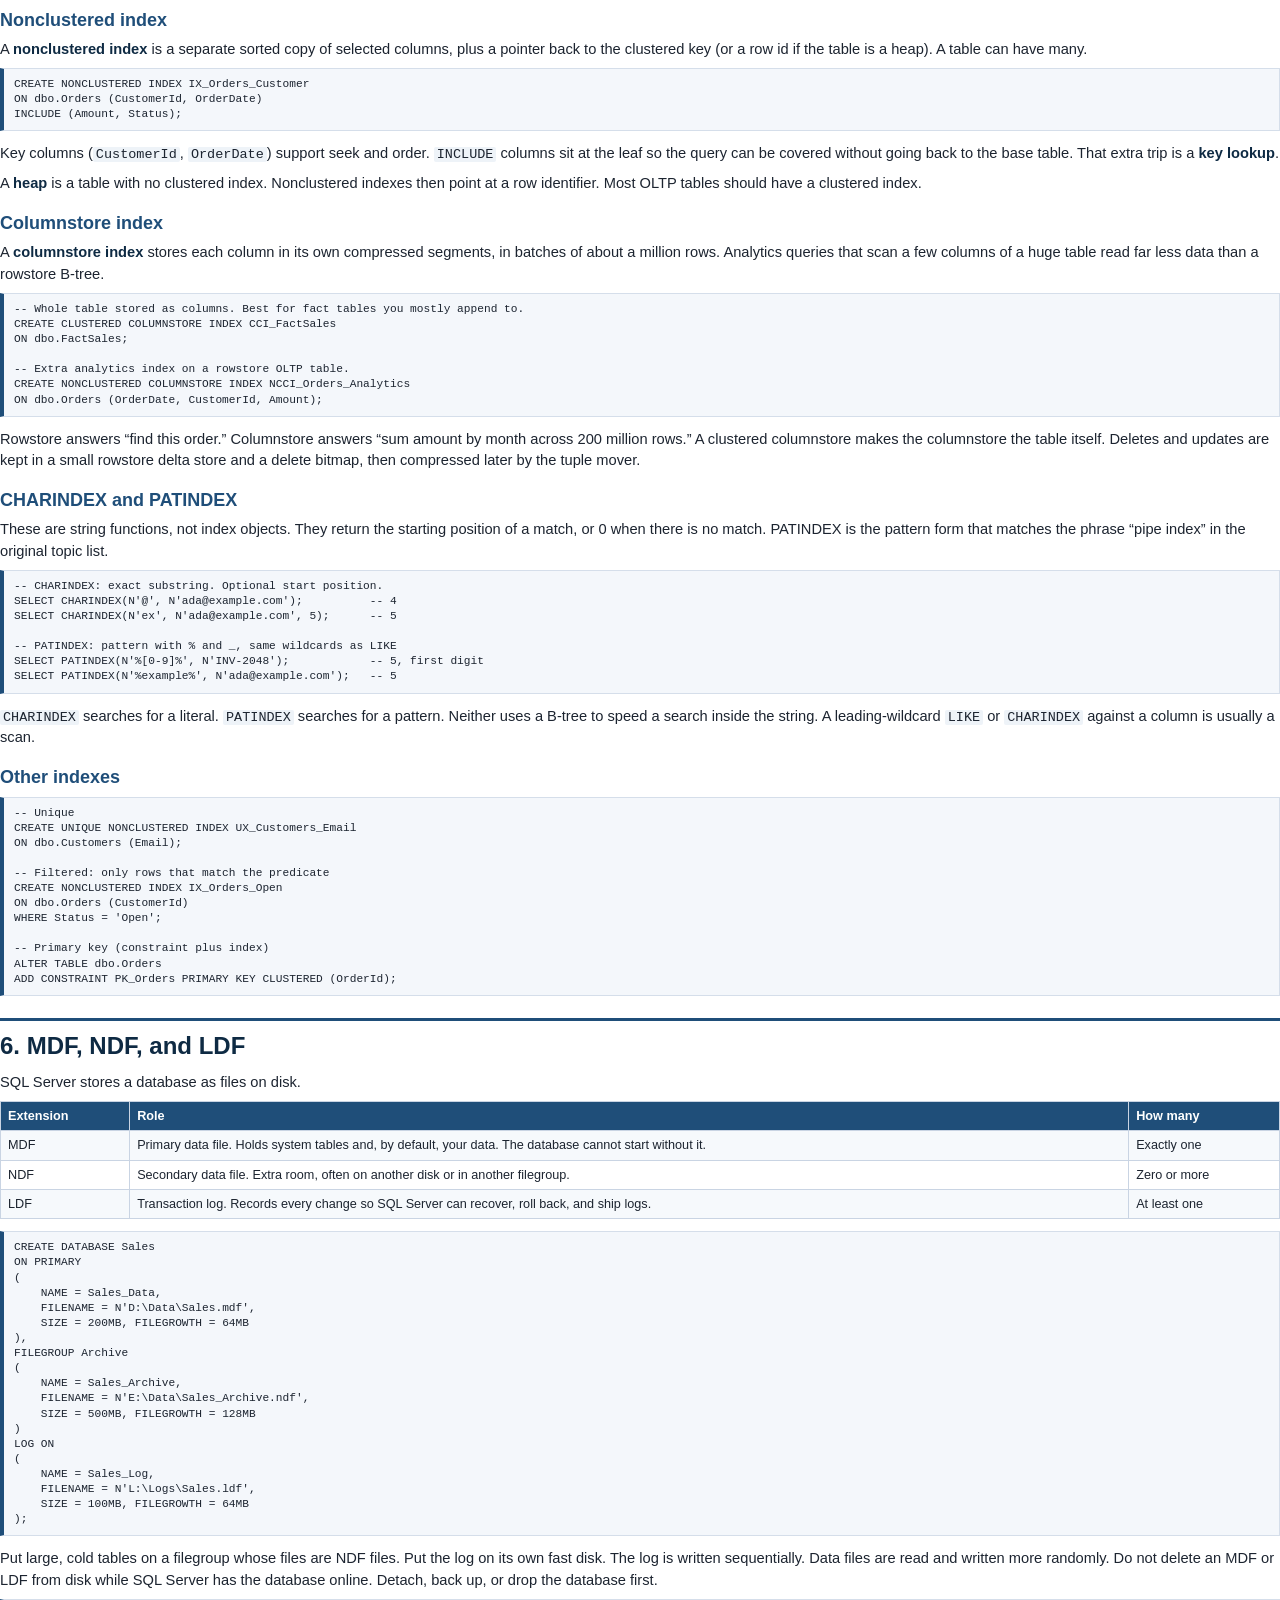
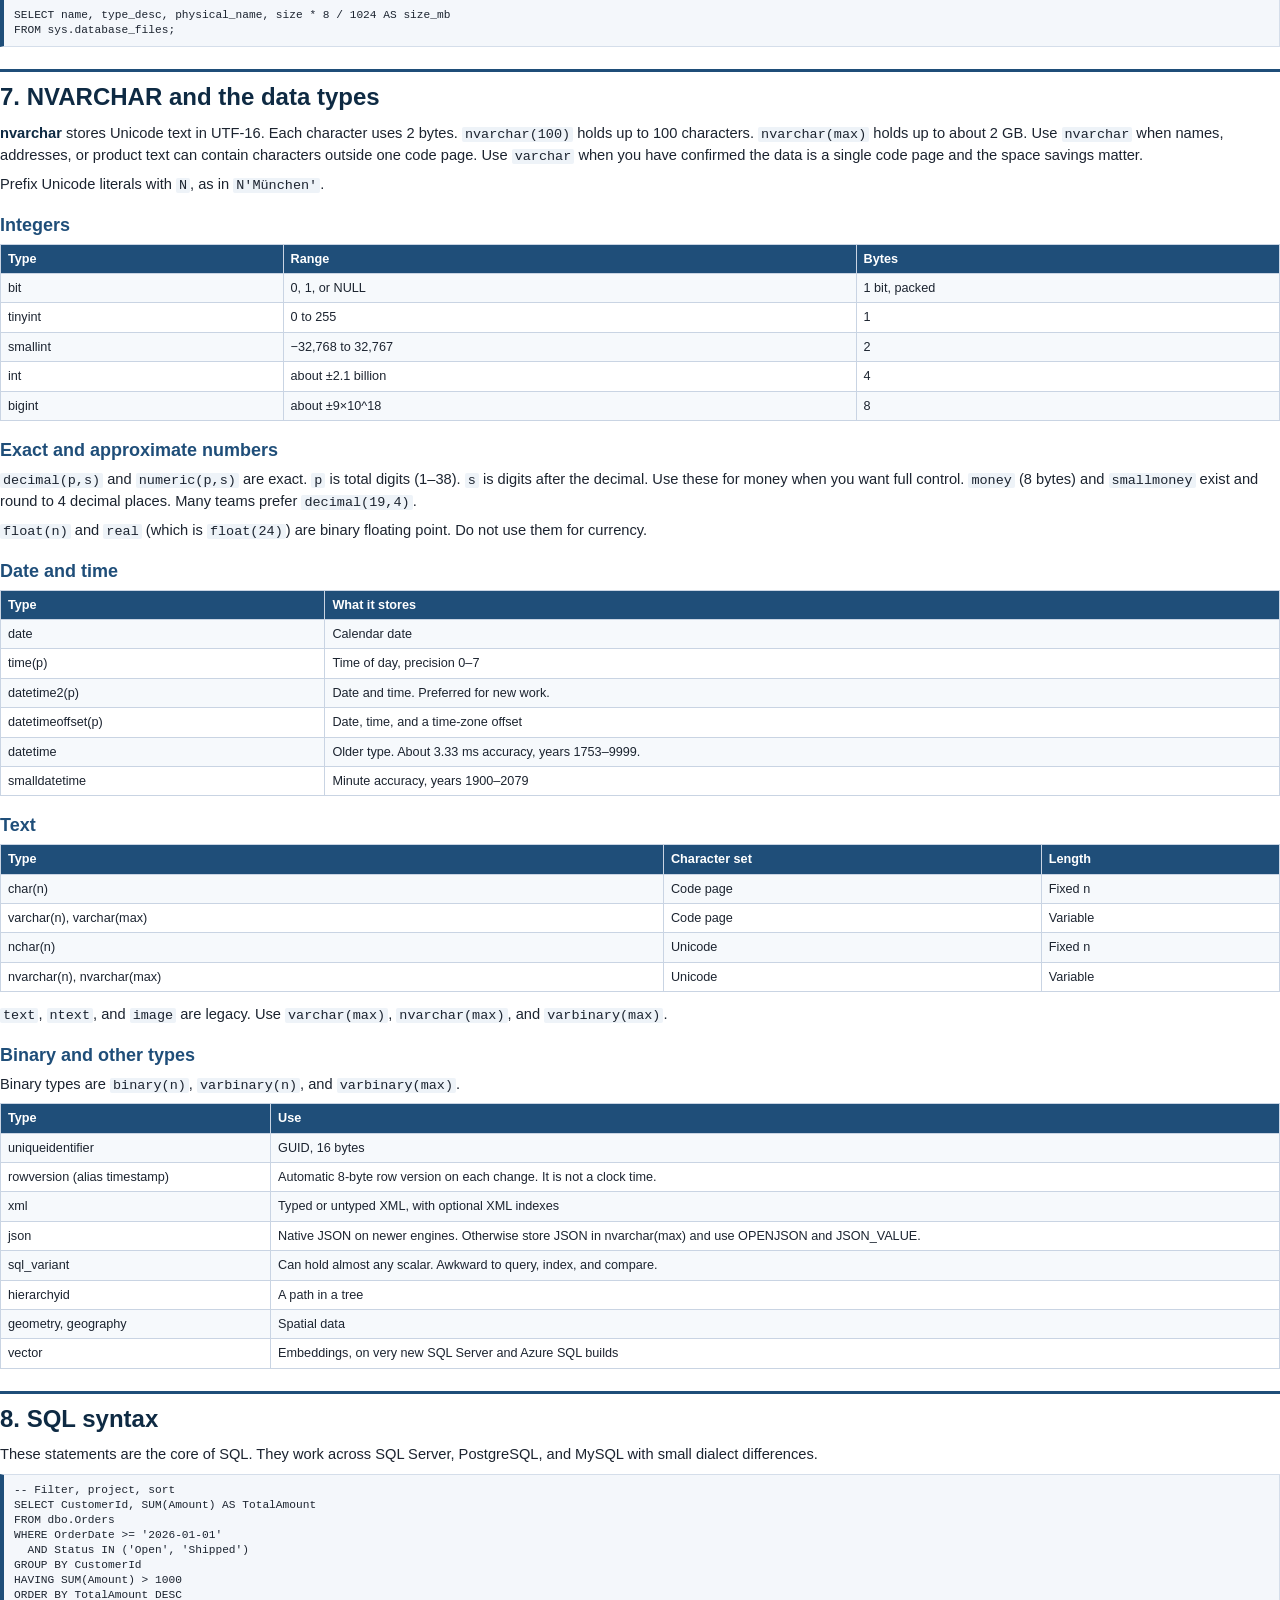
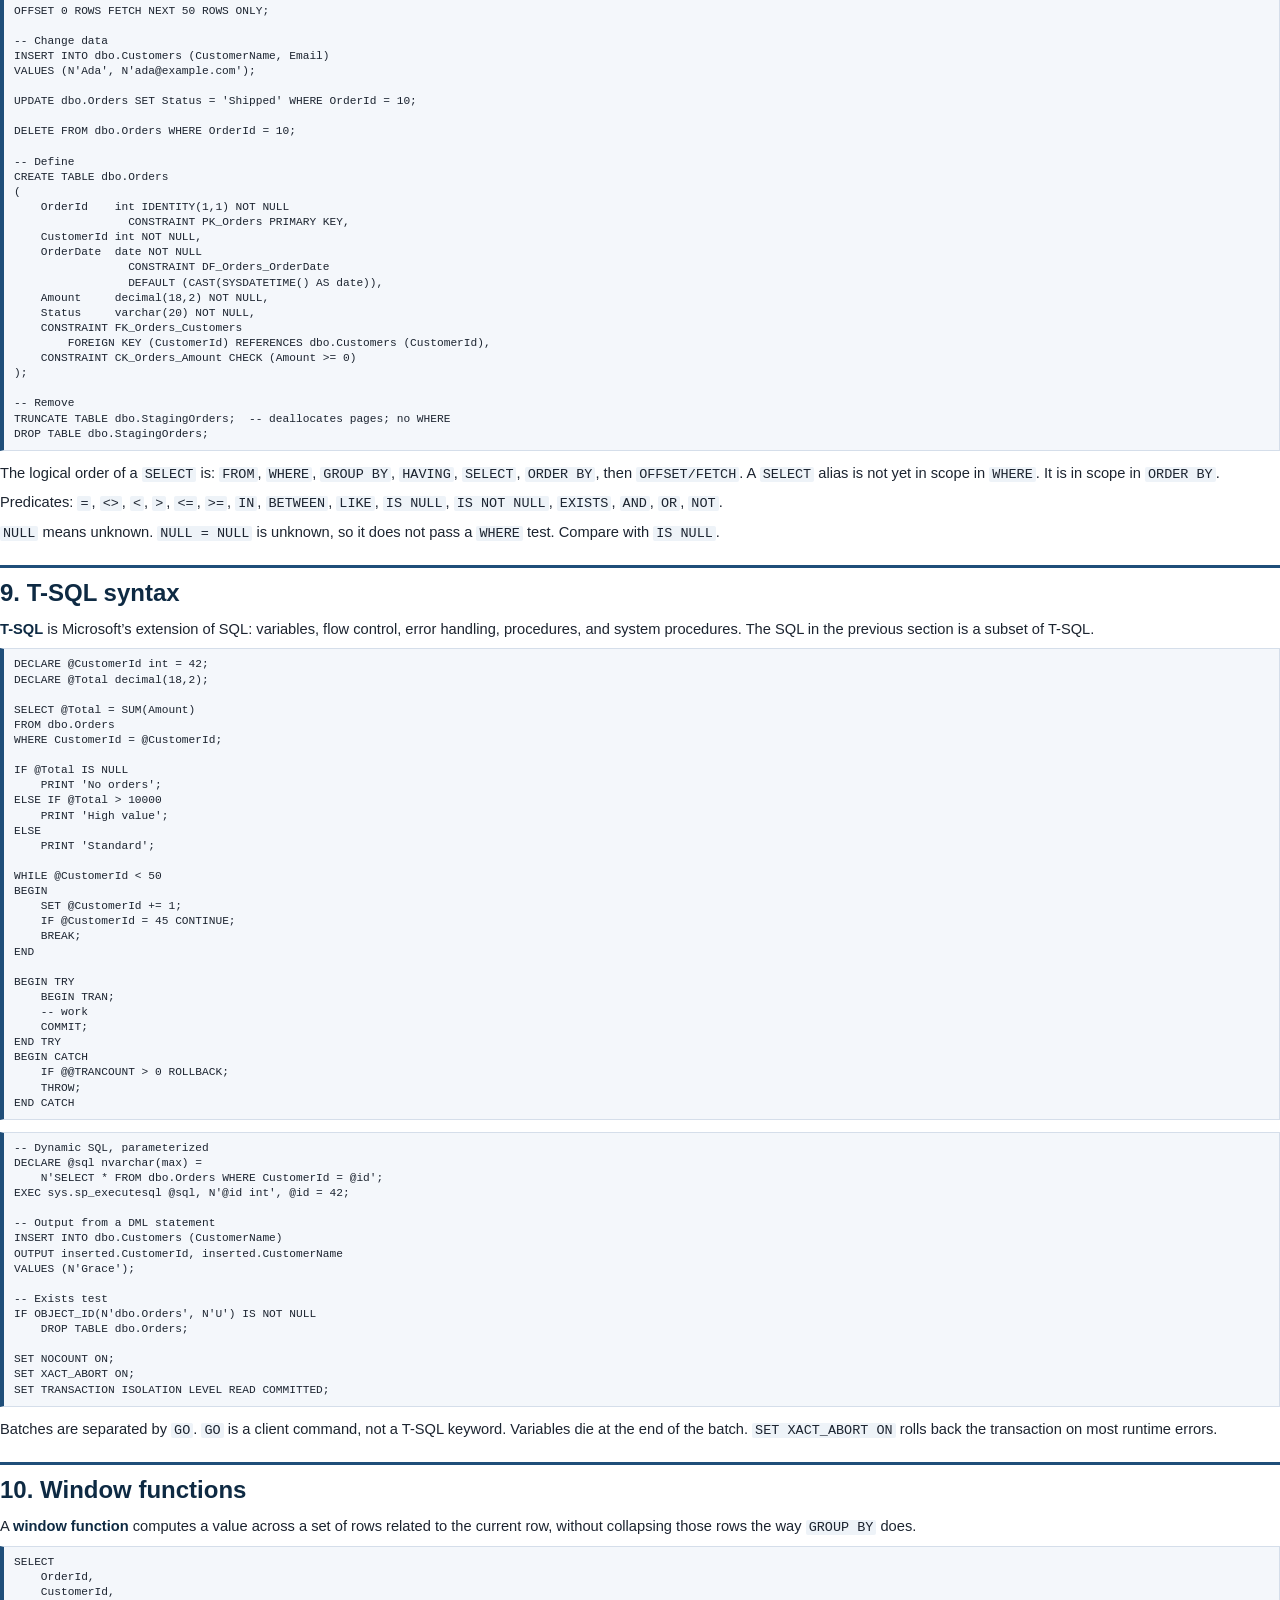
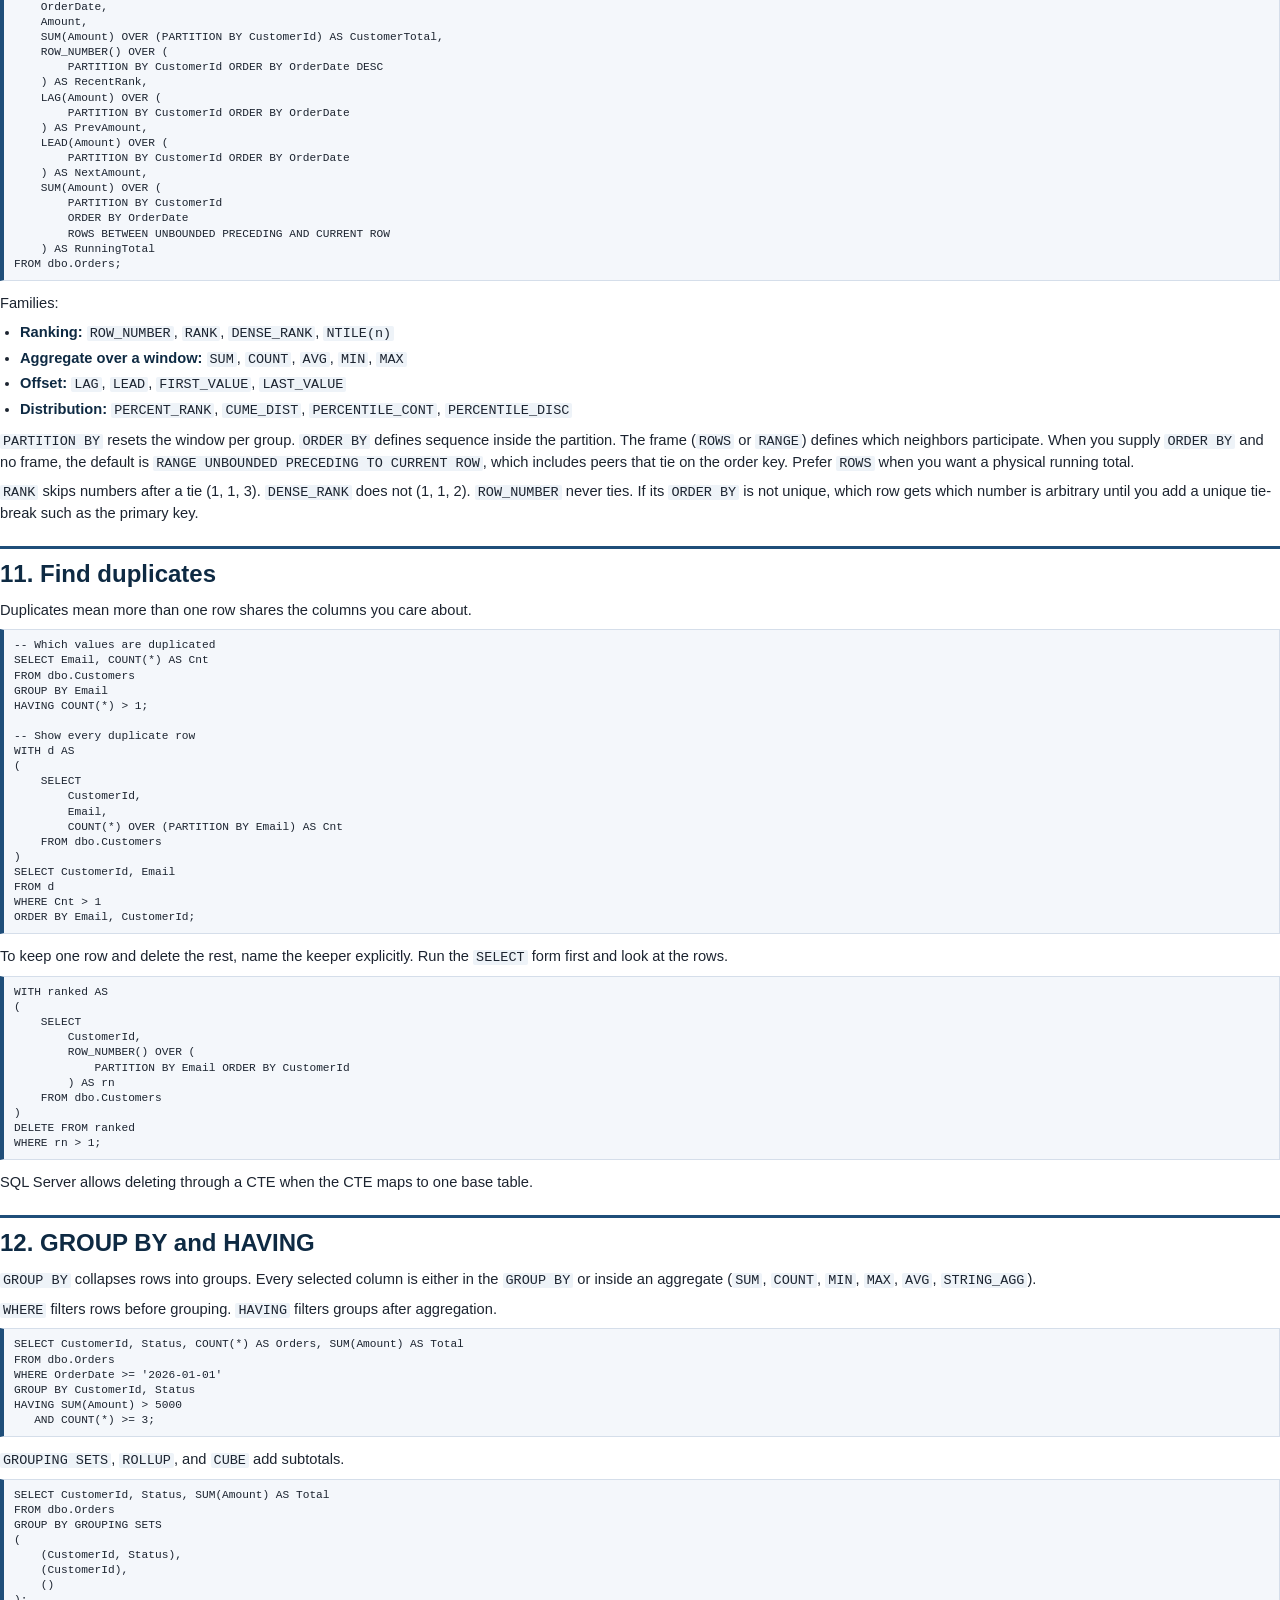
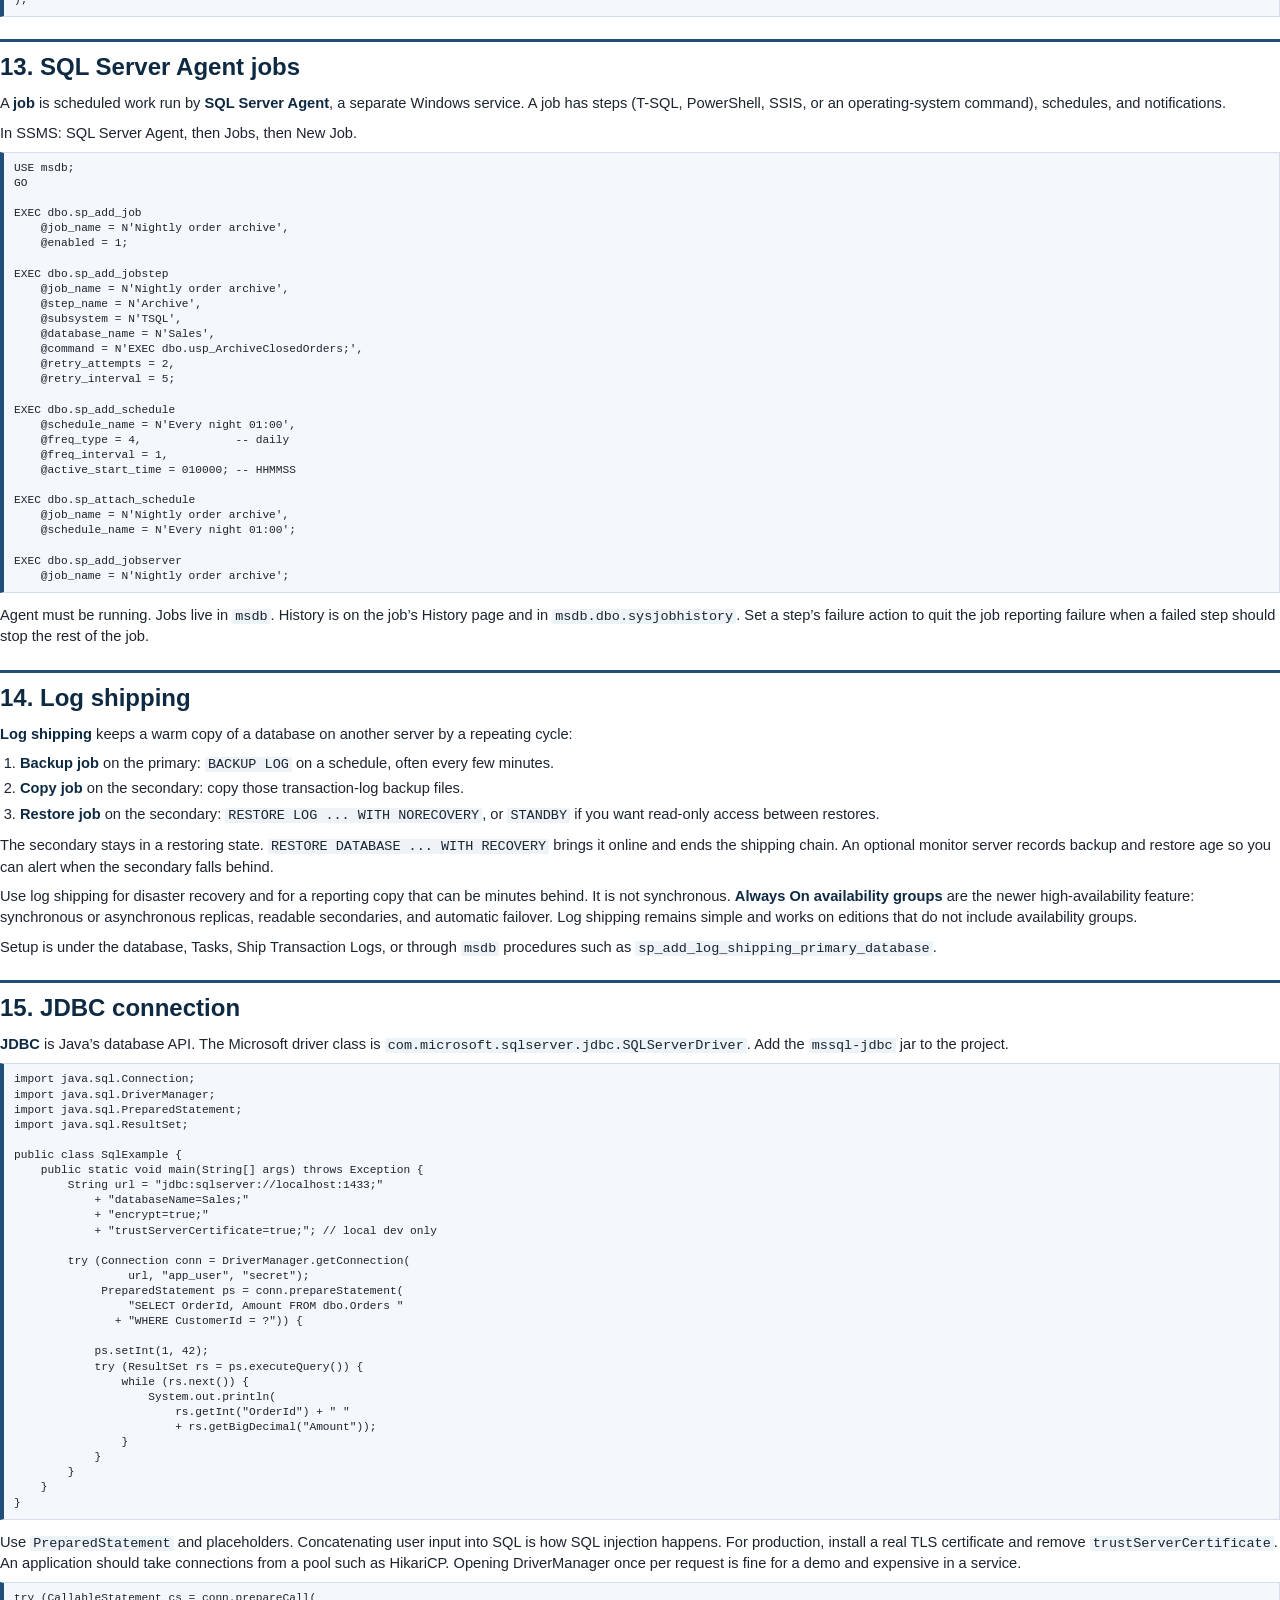
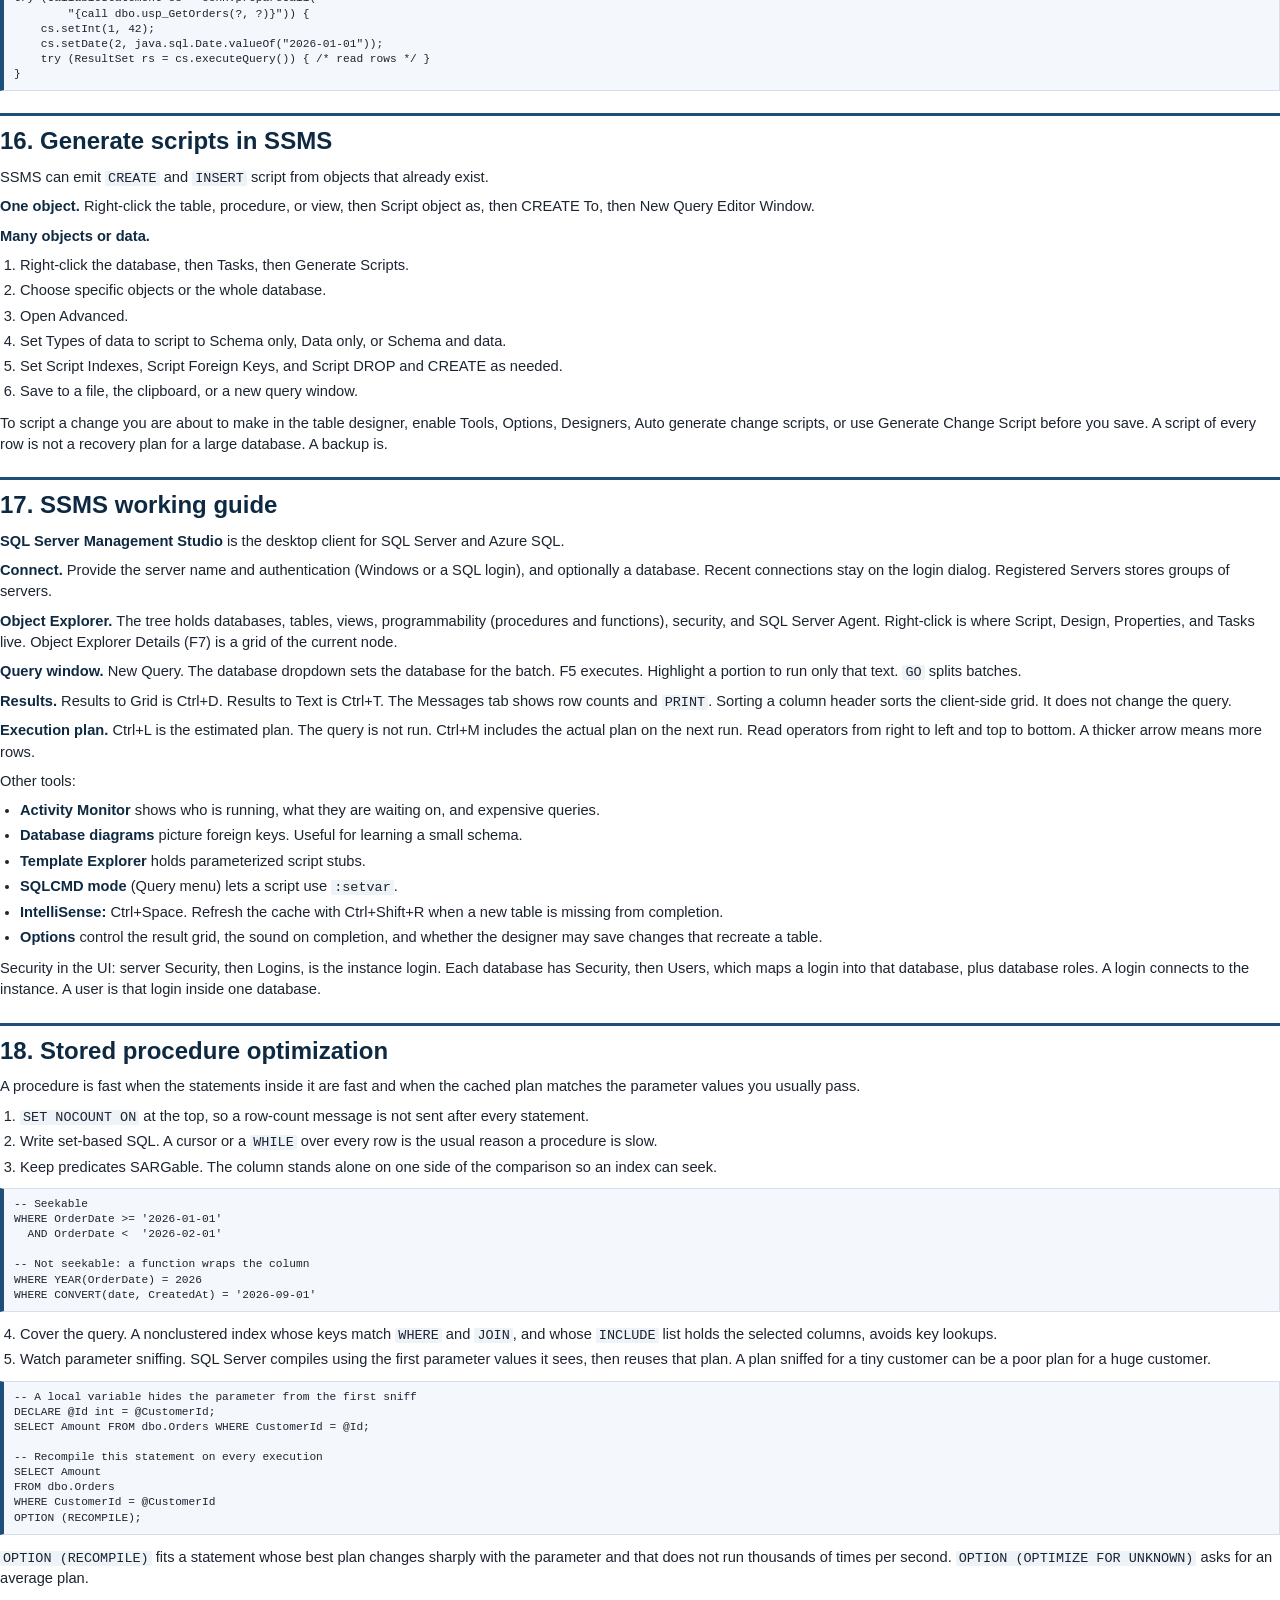
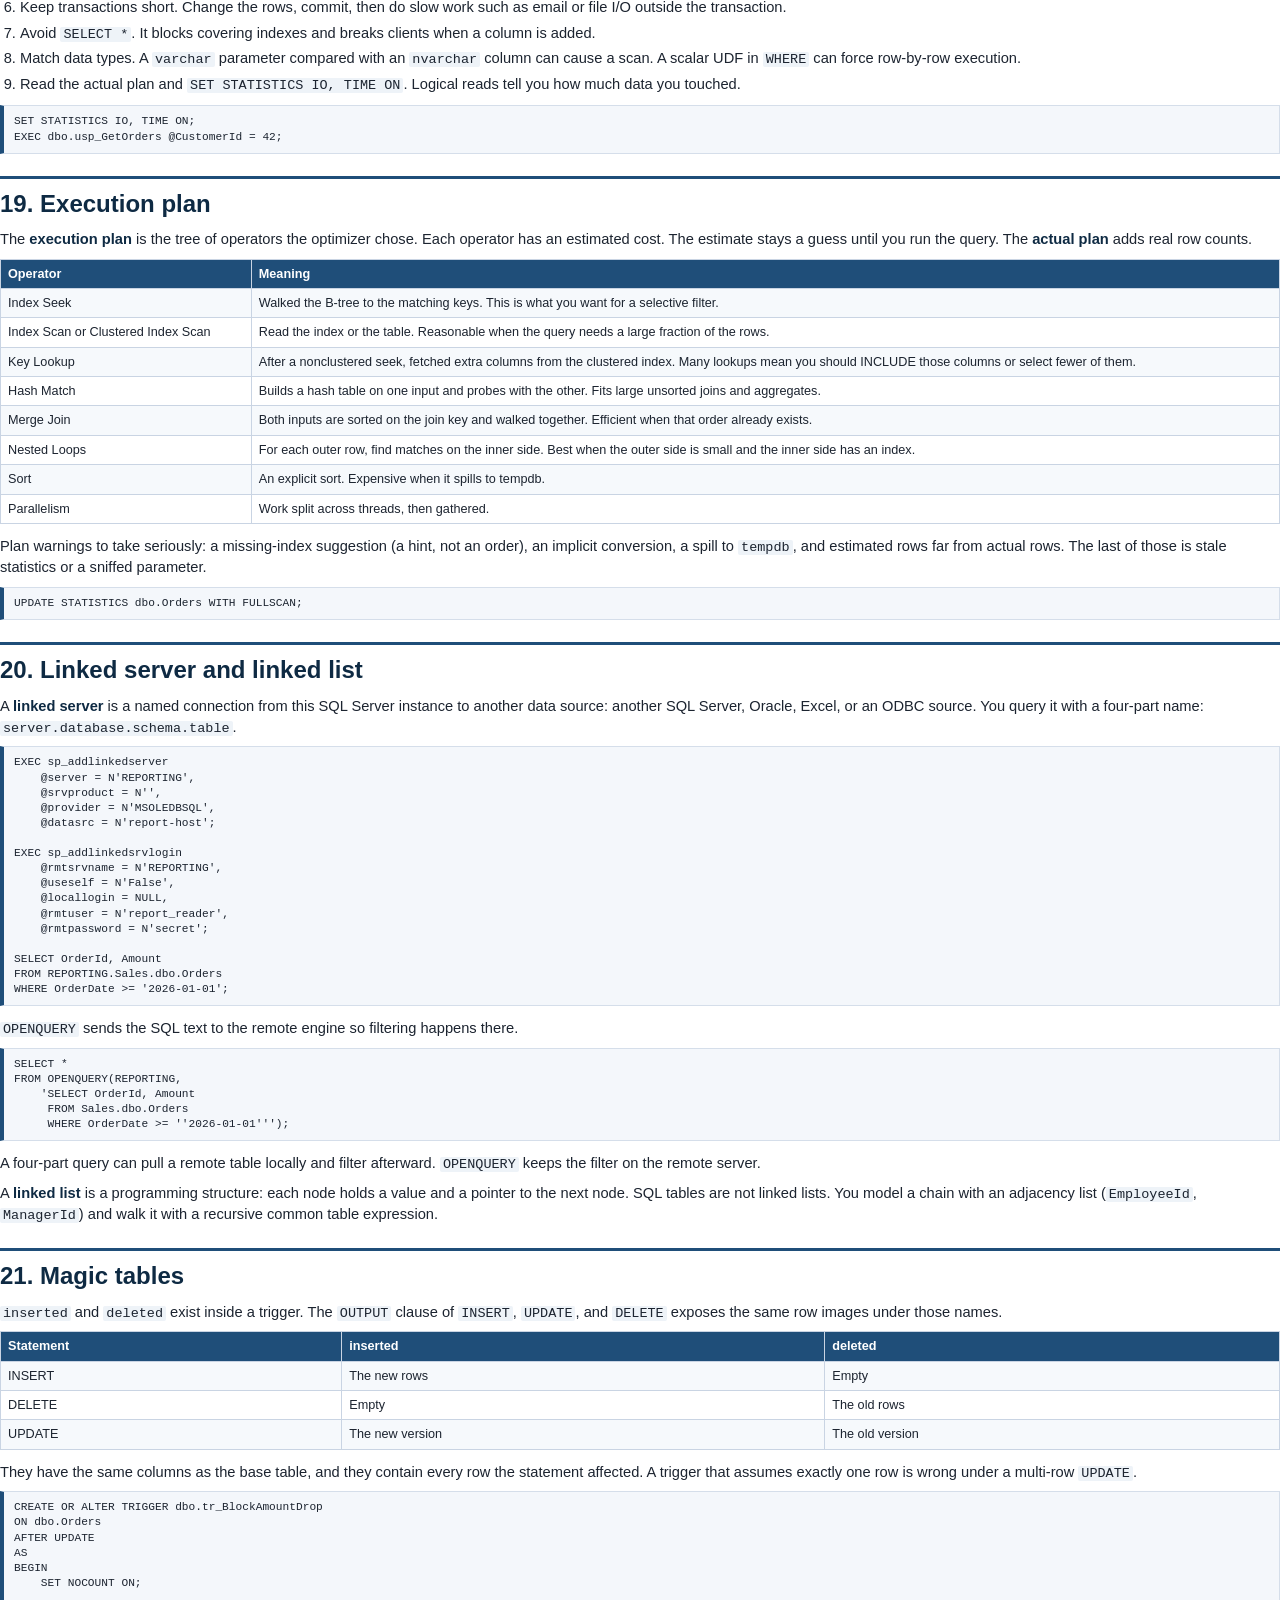
<file: SQL-Server-Guide.html>
<!DOCTYPE html>
<html lang="en">
<head>
<meta charset="utf-8" />
<title>SQL Server Guide — Definitions, Syntax, and Examples</title>
<style>
  @page { size: A4; margin: 16mm 14mm 18mm 14mm; }
  * { box-sizing: border-box; }
  html, body { margin: 0; padding: 0; }
  body {
    font-family: "Segoe UI", Calibri, Arial, sans-serif;
    font-size: 11pt;
    line-height: 1.45;
    color: #1c2430;
    background: white;
  }
  .cover {
    min-height: 250mm;
    display: flex;
    flex-direction: column;
    justify-content: center;
    page-break-after: always;
    padding: 12mm 6mm;
  }
  .cover .kicker {
    letter-spacing: 0.16em;
    text-transform: uppercase;
    color: #1f4e79;
    font-size: 11pt;
    font-weight: 700;
    margin-bottom: 14px;
  }
  .cover h1 {
    font-size: 34pt;
    line-height: 1.15;
    margin: 0 0 16px 0;
    color: #0e2a43;
    page-break-before: auto;
    border: none;
    padding: 0;
  }
  .cover p.sub {
    font-size: 14pt;
    color: #3d4c5e;
    max-width: 150mm;
    margin: 0 0 28px 0;
  }
  .cover .meta { color: #5c6b7a; font-size: 11pt; }
  h1 {
    font-size: 18pt;
    color: #0e2a43;
    margin: 22px 0 8px 0;
    padding-top: 8px;
    border-top: 3px solid #1f4e79;
    page-break-after: avoid;
    page-break-before: always;
  }
  h2 {
    font-size: 13.5pt;
    color: #1f4e79;
    margin: 16px 0 6px 0;
    page-break-after: avoid;
  }
  h3 {
    font-size: 12pt;
    color: #24527a;
    margin: 12px 0 4px 0;
    page-break-after: avoid;
  }
  p { margin: 0 0 8px 0; }
  ul, ol { margin: 4px 0 10px 0; padding-left: 20px; }
  li { margin: 0 0 4px 0; }
  strong { color: #0e2a43; }
  code {
    font-family: Consolas, "Cascadia Mono", "Courier New", monospace;
    font-size: 0.92em;
    background: #eef3f8;
    padding: 0 3px;
    border-radius: 2px;
  }
  pre {
    font-family: Consolas, "Cascadia Mono", "Courier New", monospace;
    font-size: 8.4pt;
    line-height: 1.35;
    background: #f4f7fb;
    border: 1px solid #d5deea;
    border-left: 4px solid #1f4e79;
    padding: 8px 10px;
    margin: 6px 0 12px 0;
    white-space: pre-wrap;
    word-wrap: break-word;
    page-break-inside: avoid;
  }
  table {
    width: 100%;
    border-collapse: collapse;
    margin: 6px 0 12px 0;
    font-size: 9.5pt;
    page-break-inside: avoid;
  }
  th, td {
    border: 1px solid #c9d4e3;
    padding: 5px 7px;
    text-align: left;
    vertical-align: top;
  }
  th { background: #1f4e79; color: white; font-weight: 600; }
  tr:nth-child(even) td { background: #f6f9fc; }
  .note {
    background: #f7f4ea;
    border-left: 4px solid #b8860b;
    padding: 8px 10px;
    margin: 8px 0 12px 0;
    page-break-inside: avoid;
  }
  .toc { page-break-after: always; }
  .toc h1 { page-break-before: auto; }
  .toc ol { columns: 1; padding-left: 22px; }
  .toc li { margin-bottom: 3px; }
  .toc a { color: #1f4e79; text-decoration: none; }
</style>
</head>
<body>

<section class="cover">
  <div class="kicker">Study guide</div>
  <h1>SQL Server<br/>from definition<br/>to example</h1>
  <p class="sub">Stored procedures, functions, triggers, indexes, files, T-SQL, window functions, jobs, high availability, joins, and how SQL Server compares with other databases.</p>
  <p class="meta">Prepared 28 September 2026</p>
</section>

<section class="toc">
  <h1>Contents</h1>
  <ol>
    <li>Stored procedure</li>
    <li>Function and user-defined function</li>
    <li>Trigger</li>
    <li>Temporary table</li>
    <li>Indexes — clustered, nonclustered, columnstore, CHARINDEX, PATINDEX</li>
    <li>MDF, NDF, and LDF</li>
    <li>NVARCHAR and all common data types</li>
    <li>SQL syntax</li>
    <li>T-SQL syntax</li>
    <li>Window functions</li>
    <li>Find duplicates</li>
    <li>GROUP BY and HAVING</li>
    <li>SQL Server Agent jobs</li>
    <li>Log shipping</li>
    <li>JDBC connection</li>
    <li>Generate scripts in SSMS</li>
    <li>SSMS working guide</li>
    <li>Stored procedure optimization</li>
    <li>Execution plan</li>
    <li>Linked server and linked list</li>
    <li>Magic tables</li>
    <li>Replication</li>
    <li>SQL Server, PostgreSQL, MySQL, Snowflake, Redshift, Azure SQL, Azure Synapse</li>
    <li>DBMS and RDBMS</li>
    <li>Codd’s rules and Boyce-Codd normal form</li>
    <li>ACID</li>
    <li>View and materialized view</li>
    <li>Local variables and global variables</li>
    <li>Joins, join hints, and physical joins</li>
    <li>MERGE</li>
    <li>Common table expression</li>
    <li>BULK INSERT</li>
  </ol>
  <div class="note">
    Two names from the original list are mapped here. <strong>Pipe index</strong> is treated as <strong>PATINDEX</strong> (pattern search). <strong>Linked list</strong> in a SQL Server syllabus is usually <strong>linked server</strong>; both are covered. <strong>Boyce-Codd</strong> and <strong>Codd’s rules</strong> are both covered.
  </div>
</section>

<h1>1. Stored procedure</h1>
<p>A <strong>stored procedure</strong> is a named batch of T-SQL saved in the database and executed with <code>EXEC</code>. The engine can reuse an execution plan, you pass parameters, and you can grant permission on the procedure without granting direct table access.</p>
<p>Use it for business operations that run often: place an order, close a month, load a file, or return a shaped result set.</p>
<pre>CREATE OR ALTER PROCEDURE dbo.usp_GetOrders
    @CustomerId int,
    @FromDate   date = '2020-01-01'
AS
BEGIN
    SET NOCOUNT ON;

    SELECT OrderId, OrderDate, Amount
    FROM dbo.Orders
    WHERE CustomerId = @CustomerId
      AND OrderDate &gt;= @FromDate
    ORDER BY OrderDate DESC;
END;
GO

EXEC dbo.usp_GetOrders @CustomerId = 42, @FromDate = '2026-01-01';</pre>
<p>A procedure can contain <code>INSERT</code>, <code>UPDATE</code>, <code>DELETE</code>, transactions, error handling, and multiple result sets. It does not have to return a table. It can return an integer status with <code>RETURN</code> (often 0 means success).</p>
<pre>CREATE OR ALTER PROCEDURE dbo.usp_CloseOrder
    @OrderId int
AS
BEGIN
    SET NOCOUNT ON;
    SET XACT_ABORT ON;

    BEGIN TRY
        BEGIN TRAN;

        UPDATE dbo.Orders
        SET Status = 'Closed', ClosedAt = SYSUTCDATETIME()
        WHERE OrderId = @OrderId
          AND Status = 'Open';

        IF @@ROWCOUNT = 0
            THROW 50001, 'Order was not open.', 1;

        COMMIT;
        RETURN 0;
    END TRY
    BEGIN CATCH
        IF @@TRANCOUNT &gt; 0 ROLLBACK;
        THROW;
    END CATCH
END;</pre>

<h1>2. Function and user-defined function</h1>
<p>A <strong>function</strong> returns a value or a table and is used inside a statement: <code>SELECT</code>, <code>WHERE</code>, or a computed column. A <strong>user-defined function (UDF)</strong> is one you write. Built-in functions (<code>GETDATE</code>, <code>LEN</code>, <code>SUM</code>) ship with the engine.</p>
<table>
  <tr><th>Kind</th><th>Returns</th><th>Can change data?</th><th>Typical use</th></tr>
  <tr><td>Scalar</td><td>One value</td><td>No</td><td>Format, calculate, classify a row</td></tr>
  <tr><td>Inline table-valued</td><td>A SELECT</td><td>No</td><td>Reusable filtered or joined set. Best performance.</td></tr>
  <tr><td>Multi-statement table-valued</td><td>A table you fill</td><td>No</td><td>Complex shaping. Often slower.</td></tr>
</table>
<pre>-- Scalar
CREATE OR ALTER FUNCTION dbo.fn_FullName
    (@First nvarchar(50), @Last nvarchar(50))
RETURNS nvarchar(101)
AS
BEGIN
    RETURN CONCAT(@First, N' ', @Last);
END;
GO

SELECT dbo.fn_FullName(N'Ada', N'Lovelace') AS FullName;

-- Inline table-valued (prefer this kind)
CREATE OR ALTER FUNCTION dbo.fn_OrdersFor (@CustomerId int)
RETURNS TABLE
AS
RETURN
(
    SELECT OrderId, OrderDate, Amount
    FROM dbo.Orders
    WHERE CustomerId = @CustomerId
);
GO

SELECT * FROM dbo.fn_OrdersFor(42);</pre>
<p>A procedure is executed with <code>EXEC</code>. A function is called inside SQL. A function must return something and cannot change permanent tables, start an explicit transaction, or use arbitrary side effects. Inline table-valued functions optimize like views. Scalar functions called once per row can hurt plans. SQL Server 2019 and later can inline many scalar UDFs, and an inline TVF is still the safer design.</p>

<h1>3. Trigger</h1>
<p>A <strong>trigger</strong> is code the engine runs automatically when a table, view, database, or server event occurs.</p>
<p>DML triggers are <code>AFTER INSERT</code>, <code>AFTER UPDATE</code>, <code>AFTER DELETE</code>, or <code>INSTEAD OF</code>. An <code>INSTEAD OF</code> trigger replaces the original write and is common on views.</p>
<pre>CREATE OR ALTER TRIGGER dbo.tr_Orders_Audit
ON dbo.Orders
AFTER UPDATE
AS
BEGIN
    SET NOCOUNT ON;

    INSERT INTO dbo.OrderAudit (OrderId, OldAmount, NewAmount, ChangedAt)
    SELECT d.OrderId, d.Amount, i.Amount, SYSUTCDATETIME()
    FROM inserted AS i
    JOIN deleted  AS d ON d.OrderId = i.OrderId
    WHERE d.Amount &lt;&gt; i.Amount;
END;</pre>
<p><code>inserted</code> and <code>deleted</code> are the magic tables. They hold every row the statement affected, not one row at a time. Write triggers as set-based code.</p>
<p>Use a trigger for auditing, for a rule a constraint cannot express, or to keep a derived table in step. Prefer constraints, computed columns, and explicit procedures when those can do the job, because a trigger is invisible to the person writing the <code>UPDATE</code>.</p>
<p>DDL triggers fire on <code>CREATE</code>, <code>ALTER</code>, and <code>DROP</code>. Logon triggers fire when a session starts.</p>

<h1>4. Temporary table</h1>
<p>A <strong>temporary table</strong> lives in <code>tempdb</code> and disappears when the session, or the procedure that created it, ends.</p>
<table>
  <tr><th>Object</th><th>Scope</th><th>Name</th></tr>
  <tr><td>Local temp table</td><td>This session</td><td>#Orders</td></tr>
  <tr><td>Global temp table</td><td>All sessions, until the creator disconnects and nobody else is using it</td><td>##Orders</td></tr>
  <tr><td>Table variable</td><td>The batch or procedure</td><td>@Orders</td></tr>
</table>
<pre>CREATE TABLE #TopCustomers
(
    CustomerId int PRIMARY KEY,
    TotalAmount decimal(18,2) NOT NULL
);

INSERT INTO #TopCustomers (CustomerId, TotalAmount)
SELECT CustomerId, SUM(Amount)
FROM dbo.Orders
GROUP BY CustomerId
HAVING SUM(Amount) &gt; 10000;

SELECT c.CustomerName, t.TotalAmount
FROM #TopCustomers AS t
JOIN dbo.Customers AS c ON c.CustomerId = t.CustomerId;

DROP TABLE #TopCustomers;  -- also dropped at end of session</pre>
<p><code>#temp</code> tables can have indexes and statistics, so the optimizer can estimate large sets. Table variables historically had a one-row estimate. Newer SQL Server can defer compilation for them, and for a large intermediate set a <code>#temp</code> table is still the usual choice. A global <code>##temp</code> table is visible to every session and is rarely the right tool.</p>

<h1>5. Indexes</h1>
<p>An <strong>index</strong> is a structure that lets SQL Server find rows without reading the whole table. The classic structure is a B-tree: sorted keys, with leaf pages holding either the full row or a pointer to it.</p>

<h2>Clustered index</h2>
<p>The <strong>clustered index</strong> is the table’s physical sort order. Leaf pages are the data rows. A table can have one clustered index. A primary key creates one by default unless you specify <code>NONCLUSTERED</code>.</p>
<pre>CREATE CLUSTERED INDEX CX_Orders_OrderDate
ON dbo.Orders (OrderDate, OrderId);</pre>
<p>A good clustered key is narrow, unique, and ever-increasing, such as an <code>OrderId</code> identity, or a date plus an id. A random <code>uniqueidentifier</code> as the clustered key inserts new rows into the middle of the leaf and splits pages.</p>

<h2>Nonclustered index</h2>
<p>A <strong>nonclustered index</strong> is a separate sorted copy of selected columns, plus a pointer back to the clustered key (or a row id if the table is a heap). A table can have many.</p>
<pre>CREATE NONCLUSTERED INDEX IX_Orders_Customer
ON dbo.Orders (CustomerId, OrderDate)
INCLUDE (Amount, Status);</pre>
<p>Key columns (<code>CustomerId</code>, <code>OrderDate</code>) support seek and order. <code>INCLUDE</code> columns sit at the leaf so the query can be covered without going back to the base table. That extra trip is a <strong>key lookup</strong>.</p>
<p>A <strong>heap</strong> is a table with no clustered index. Nonclustered indexes then point at a row identifier. Most OLTP tables should have a clustered index.</p>

<h2>Columnstore index</h2>
<p>A <strong>columnstore index</strong> stores each column in its own compressed segments, in batches of about a million rows. Analytics queries that scan a few columns of a huge table read far less data than a rowstore B-tree.</p>
<pre>-- Whole table stored as columns. Best for fact tables you mostly append to.
CREATE CLUSTERED COLUMNSTORE INDEX CCI_FactSales
ON dbo.FactSales;

-- Extra analytics index on a rowstore OLTP table.
CREATE NONCLUSTERED COLUMNSTORE INDEX NCCI_Orders_Analytics
ON dbo.Orders (OrderDate, CustomerId, Amount);</pre>
<p>Rowstore answers “find this order.” Columnstore answers “sum amount by month across 200 million rows.” A clustered columnstore makes the columnstore the table itself. Deletes and updates are kept in a small rowstore delta store and a delete bitmap, then compressed later by the tuple mover.</p>

<h2>CHARINDEX and PATINDEX</h2>
<p>These are string functions, not index objects. They return the starting position of a match, or 0 when there is no match. PATINDEX is the pattern form that matches the phrase “pipe index” in the original topic list.</p>
<pre>-- CHARINDEX: exact substring. Optional start position.
SELECT CHARINDEX(N'@', N'ada@example.com');          -- 4
SELECT CHARINDEX(N'ex', N'ada@example.com', 5);      -- 5

-- PATINDEX: pattern with % and _, same wildcards as LIKE
SELECT PATINDEX(N'%[0-9]%', N'INV-2048');            -- 5, first digit
SELECT PATINDEX(N'%example%', N'ada@example.com');   -- 5</pre>
<p><code>CHARINDEX</code> searches for a literal. <code>PATINDEX</code> searches for a pattern. Neither uses a B-tree to speed a search inside the string. A leading-wildcard <code>LIKE</code> or <code>CHARINDEX</code> against a column is usually a scan.</p>

<h2>Other indexes</h2>
<pre>-- Unique
CREATE UNIQUE NONCLUSTERED INDEX UX_Customers_Email
ON dbo.Customers (Email);

-- Filtered: only rows that match the predicate
CREATE NONCLUSTERED INDEX IX_Orders_Open
ON dbo.Orders (CustomerId)
WHERE Status = 'Open';

-- Primary key (constraint plus index)
ALTER TABLE dbo.Orders
ADD CONSTRAINT PK_Orders PRIMARY KEY CLUSTERED (OrderId);</pre>

<h1>6. MDF, NDF, and LDF</h1>
<p>SQL Server stores a database as files on disk.</p>
<table>
  <tr><th>Extension</th><th>Role</th><th>How many</th></tr>
  <tr><td>MDF</td><td>Primary data file. Holds system tables and, by default, your data. The database cannot start without it.</td><td>Exactly one</td></tr>
  <tr><td>NDF</td><td>Secondary data file. Extra room, often on another disk or in another filegroup.</td><td>Zero or more</td></tr>
  <tr><td>LDF</td><td>Transaction log. Records every change so SQL Server can recover, roll back, and ship logs.</td><td>At least one</td></tr>
</table>
<pre>CREATE DATABASE Sales
ON PRIMARY
(
    NAME = Sales_Data,
    FILENAME = N'D:\Data\Sales.mdf',
    SIZE = 200MB, FILEGROWTH = 64MB
),
FILEGROUP Archive
(
    NAME = Sales_Archive,
    FILENAME = N'E:\Data\Sales_Archive.ndf',
    SIZE = 500MB, FILEGROWTH = 128MB
)
LOG ON
(
    NAME = Sales_Log,
    FILENAME = N'L:\Logs\Sales.ldf',
    SIZE = 100MB, FILEGROWTH = 64MB
);</pre>
<p>Put large, cold tables on a filegroup whose files are NDF files. Put the log on its own fast disk. The log is written sequentially. Data files are read and written more randomly. Do not delete an MDF or LDF from disk while SQL Server has the database online. Detach, back up, or drop the database first.</p>
<pre>SELECT name, type_desc, physical_name, size * 8 / 1024 AS size_mb
FROM sys.database_files;</pre>

<h1>7. NVARCHAR and the data types</h1>
<p><strong>nvarchar</strong> stores Unicode text in UTF-16. Each character uses 2 bytes. <code>nvarchar(100)</code> holds up to 100 characters. <code>nvarchar(max)</code> holds up to about 2 GB. Use <code>nvarchar</code> when names, addresses, or product text can contain characters outside one code page. Use <code>varchar</code> when you have confirmed the data is a single code page and the space savings matter.</p>
<p>Prefix Unicode literals with <code>N</code>, as in <code>N'München'</code>.</p>

<h2>Integers</h2>
<table>
  <tr><th>Type</th><th>Range</th><th>Bytes</th></tr>
  <tr><td>bit</td><td>0, 1, or NULL</td><td>1 bit, packed</td></tr>
  <tr><td>tinyint</td><td>0 to 255</td><td>1</td></tr>
  <tr><td>smallint</td><td>−32,768 to 32,767</td><td>2</td></tr>
  <tr><td>int</td><td>about ±2.1 billion</td><td>4</td></tr>
  <tr><td>bigint</td><td>about ±9×10^18</td><td>8</td></tr>
</table>

<h2>Exact and approximate numbers</h2>
<p><code>decimal(p,s)</code> and <code>numeric(p,s)</code> are exact. <code>p</code> is total digits (1–38). <code>s</code> is digits after the decimal. Use these for money when you want full control. <code>money</code> (8 bytes) and <code>smallmoney</code> exist and round to 4 decimal places. Many teams prefer <code>decimal(19,4)</code>.</p>
<p><code>float(n)</code> and <code>real</code> (which is <code>float(24)</code>) are binary floating point. Do not use them for currency.</p>

<h2>Date and time</h2>
<table>
  <tr><th>Type</th><th>What it stores</th></tr>
  <tr><td>date</td><td>Calendar date</td></tr>
  <tr><td>time(p)</td><td>Time of day, precision 0–7</td></tr>
  <tr><td>datetime2(p)</td><td>Date and time. Preferred for new work.</td></tr>
  <tr><td>datetimeoffset(p)</td><td>Date, time, and a time-zone offset</td></tr>
  <tr><td>datetime</td><td>Older type. About 3.33 ms accuracy, years 1753–9999.</td></tr>
  <tr><td>smalldatetime</td><td>Minute accuracy, years 1900–2079</td></tr>
</table>

<h2>Text</h2>
<table>
  <tr><th>Type</th><th>Character set</th><th>Length</th></tr>
  <tr><td>char(n)</td><td>Code page</td><td>Fixed n</td></tr>
  <tr><td>varchar(n), varchar(max)</td><td>Code page</td><td>Variable</td></tr>
  <tr><td>nchar(n)</td><td>Unicode</td><td>Fixed n</td></tr>
  <tr><td>nvarchar(n), nvarchar(max)</td><td>Unicode</td><td>Variable</td></tr>
</table>
<p><code>text</code>, <code>ntext</code>, and <code>image</code> are legacy. Use <code>varchar(max)</code>, <code>nvarchar(max)</code>, and <code>varbinary(max)</code>.</p>

<h2>Binary and other types</h2>
<p>Binary types are <code>binary(n)</code>, <code>varbinary(n)</code>, and <code>varbinary(max)</code>.</p>
<table>
  <tr><th>Type</th><th>Use</th></tr>
  <tr><td>uniqueidentifier</td><td>GUID, 16 bytes</td></tr>
  <tr><td>rowversion (alias timestamp)</td><td>Automatic 8-byte row version on each change. It is not a clock time.</td></tr>
  <tr><td>xml</td><td>Typed or untyped XML, with optional XML indexes</td></tr>
  <tr><td>json</td><td>Native JSON on newer engines. Otherwise store JSON in nvarchar(max) and use OPENJSON and JSON_VALUE.</td></tr>
  <tr><td>sql_variant</td><td>Can hold almost any scalar. Awkward to query, index, and compare.</td></tr>
  <tr><td>hierarchyid</td><td>A path in a tree</td></tr>
  <tr><td>geometry, geography</td><td>Spatial data</td></tr>
  <tr><td>vector</td><td>Embeddings, on very new SQL Server and Azure SQL builds</td></tr>
</table>

<h1>8. SQL syntax</h1>
<p>These statements are the core of SQL. They work across SQL Server, PostgreSQL, and MySQL with small dialect differences.</p>
<pre>-- Filter, project, sort
SELECT CustomerId, SUM(Amount) AS TotalAmount
FROM dbo.Orders
WHERE OrderDate &gt;= '2026-01-01'
  AND Status IN ('Open', 'Shipped')
GROUP BY CustomerId
HAVING SUM(Amount) &gt; 1000
ORDER BY TotalAmount DESC
OFFSET 0 ROWS FETCH NEXT 50 ROWS ONLY;

-- Change data
INSERT INTO dbo.Customers (CustomerName, Email)
VALUES (N'Ada', N'ada@example.com');

UPDATE dbo.Orders SET Status = 'Shipped' WHERE OrderId = 10;

DELETE FROM dbo.Orders WHERE OrderId = 10;

-- Define
CREATE TABLE dbo.Orders
(
    OrderId    int IDENTITY(1,1) NOT NULL
                 CONSTRAINT PK_Orders PRIMARY KEY,
    CustomerId int NOT NULL,
    OrderDate  date NOT NULL
                 CONSTRAINT DF_Orders_OrderDate
                 DEFAULT (CAST(SYSDATETIME() AS date)),
    Amount     decimal(18,2) NOT NULL,
    Status     varchar(20) NOT NULL,
    CONSTRAINT FK_Orders_Customers
        FOREIGN KEY (CustomerId) REFERENCES dbo.Customers (CustomerId),
    CONSTRAINT CK_Orders_Amount CHECK (Amount &gt;= 0)
);

-- Remove
TRUNCATE TABLE dbo.StagingOrders;  -- deallocates pages; no WHERE
DROP TABLE dbo.StagingOrders;</pre>
<p>The logical order of a <code>SELECT</code> is: <code>FROM</code>, <code>WHERE</code>, <code>GROUP BY</code>, <code>HAVING</code>, <code>SELECT</code>, <code>ORDER BY</code>, then <code>OFFSET/FETCH</code>. A <code>SELECT</code> alias is not yet in scope in <code>WHERE</code>. It is in scope in <code>ORDER BY</code>.</p>
<p>Predicates: <code>=</code>, <code>&lt;&gt;</code>, <code>&lt;</code>, <code>&gt;</code>, <code>&lt;=</code>, <code>&gt;=</code>, <code>IN</code>, <code>BETWEEN</code>, <code>LIKE</code>, <code>IS NULL</code>, <code>IS NOT NULL</code>, <code>EXISTS</code>, <code>AND</code>, <code>OR</code>, <code>NOT</code>.</p>
<p><code>NULL</code> means unknown. <code>NULL = NULL</code> is unknown, so it does not pass a <code>WHERE</code> test. Compare with <code>IS NULL</code>.</p>

<h1>9. T-SQL syntax</h1>
<p><strong>T-SQL</strong> is Microsoft’s extension of SQL: variables, flow control, error handling, procedures, and system procedures. The SQL in the previous section is a subset of T-SQL.</p>
<pre>DECLARE @CustomerId int = 42;
DECLARE @Total decimal(18,2);

SELECT @Total = SUM(Amount)
FROM dbo.Orders
WHERE CustomerId = @CustomerId;

IF @Total IS NULL
    PRINT 'No orders';
ELSE IF @Total &gt; 10000
    PRINT 'High value';
ELSE
    PRINT 'Standard';

WHILE @CustomerId &lt; 50
BEGIN
    SET @CustomerId += 1;
    IF @CustomerId = 45 CONTINUE;
    BREAK;
END

BEGIN TRY
    BEGIN TRAN;
    -- work
    COMMIT;
END TRY
BEGIN CATCH
    IF @@TRANCOUNT &gt; 0 ROLLBACK;
    THROW;
END CATCH</pre>
<pre>-- Dynamic SQL, parameterized
DECLARE @sql nvarchar(max) =
    N'SELECT * FROM dbo.Orders WHERE CustomerId = @id';
EXEC sys.sp_executesql @sql, N'@id int', @id = 42;

-- Output from a DML statement
INSERT INTO dbo.Customers (CustomerName)
OUTPUT inserted.CustomerId, inserted.CustomerName
VALUES (N'Grace');

-- Exists test
IF OBJECT_ID(N'dbo.Orders', N'U') IS NOT NULL
    DROP TABLE dbo.Orders;

SET NOCOUNT ON;
SET XACT_ABORT ON;
SET TRANSACTION ISOLATION LEVEL READ COMMITTED;</pre>
<p>Batches are separated by <code>GO</code>. <code>GO</code> is a client command, not a T-SQL keyword. Variables die at the end of the batch. <code>SET XACT_ABORT ON</code> rolls back the transaction on most runtime errors.</p>

<h1>10. Window functions</h1>
<p>A <strong>window function</strong> computes a value across a set of rows related to the current row, without collapsing those rows the way <code>GROUP BY</code> does.</p>
<pre>SELECT
    OrderId,
    CustomerId,
    OrderDate,
    Amount,
    SUM(Amount) OVER (PARTITION BY CustomerId) AS CustomerTotal,
    ROW_NUMBER() OVER (
        PARTITION BY CustomerId ORDER BY OrderDate DESC
    ) AS RecentRank,
    LAG(Amount) OVER (
        PARTITION BY CustomerId ORDER BY OrderDate
    ) AS PrevAmount,
    LEAD(Amount) OVER (
        PARTITION BY CustomerId ORDER BY OrderDate
    ) AS NextAmount,
    SUM(Amount) OVER (
        PARTITION BY CustomerId
        ORDER BY OrderDate
        ROWS BETWEEN UNBOUNDED PRECEDING AND CURRENT ROW
    ) AS RunningTotal
FROM dbo.Orders;</pre>
<p>Families:</p>
<ul>
  <li><strong>Ranking:</strong> <code>ROW_NUMBER</code>, <code>RANK</code>, <code>DENSE_RANK</code>, <code>NTILE(n)</code></li>
  <li><strong>Aggregate over a window:</strong> <code>SUM</code>, <code>COUNT</code>, <code>AVG</code>, <code>MIN</code>, <code>MAX</code></li>
  <li><strong>Offset:</strong> <code>LAG</code>, <code>LEAD</code>, <code>FIRST_VALUE</code>, <code>LAST_VALUE</code></li>
  <li><strong>Distribution:</strong> <code>PERCENT_RANK</code>, <code>CUME_DIST</code>, <code>PERCENTILE_CONT</code>, <code>PERCENTILE_DISC</code></li>
</ul>
<p><code>PARTITION BY</code> resets the window per group. <code>ORDER BY</code> defines sequence inside the partition. The frame (<code>ROWS</code> or <code>RANGE</code>) defines which neighbors participate. When you supply <code>ORDER BY</code> and no frame, the default is <code>RANGE UNBOUNDED PRECEDING TO CURRENT ROW</code>, which includes peers that tie on the order key. Prefer <code>ROWS</code> when you want a physical running total.</p>
<p><code>RANK</code> skips numbers after a tie (1, 1, 3). <code>DENSE_RANK</code> does not (1, 1, 2). <code>ROW_NUMBER</code> never ties. If its <code>ORDER BY</code> is not unique, which row gets which number is arbitrary until you add a unique tie-break such as the primary key.</p>

<h1>11. Find duplicates</h1>
<p>Duplicates mean more than one row shares the columns you care about.</p>
<pre>-- Which values are duplicated
SELECT Email, COUNT(*) AS Cnt
FROM dbo.Customers
GROUP BY Email
HAVING COUNT(*) &gt; 1;

-- Show every duplicate row
WITH d AS
(
    SELECT
        CustomerId,
        Email,
        COUNT(*) OVER (PARTITION BY Email) AS Cnt
    FROM dbo.Customers
)
SELECT CustomerId, Email
FROM d
WHERE Cnt &gt; 1
ORDER BY Email, CustomerId;</pre>
<p>To keep one row and delete the rest, name the keeper explicitly. Run the <code>SELECT</code> form first and look at the rows.</p>
<pre>WITH ranked AS
(
    SELECT
        CustomerId,
        ROW_NUMBER() OVER (
            PARTITION BY Email ORDER BY CustomerId
        ) AS rn
    FROM dbo.Customers
)
DELETE FROM ranked
WHERE rn &gt; 1;</pre>
<p>SQL Server allows deleting through a CTE when the CTE maps to one base table.</p>

<h1>12. GROUP BY and HAVING</h1>
<p><code>GROUP BY</code> collapses rows into groups. Every selected column is either in the <code>GROUP BY</code> or inside an aggregate (<code>SUM</code>, <code>COUNT</code>, <code>MIN</code>, <code>MAX</code>, <code>AVG</code>, <code>STRING_AGG</code>).</p>
<p><code>WHERE</code> filters rows before grouping. <code>HAVING</code> filters groups after aggregation.</p>
<pre>SELECT CustomerId, Status, COUNT(*) AS Orders, SUM(Amount) AS Total
FROM dbo.Orders
WHERE OrderDate &gt;= '2026-01-01'
GROUP BY CustomerId, Status
HAVING SUM(Amount) &gt; 5000
   AND COUNT(*) &gt;= 3;</pre>
<p><code>GROUPING SETS</code>, <code>ROLLUP</code>, and <code>CUBE</code> add subtotals.</p>
<pre>SELECT CustomerId, Status, SUM(Amount) AS Total
FROM dbo.Orders
GROUP BY GROUPING SETS
(
    (CustomerId, Status),
    (CustomerId),
    ()
);</pre>

<h1>13. SQL Server Agent jobs</h1>
<p>A <strong>job</strong> is scheduled work run by <strong>SQL Server Agent</strong>, a separate Windows service. A job has steps (T-SQL, PowerShell, SSIS, or an operating-system command), schedules, and notifications.</p>
<p>In SSMS: SQL Server Agent, then Jobs, then New Job.</p>
<pre>USE msdb;
GO

EXEC dbo.sp_add_job
    @job_name = N'Nightly order archive',
    @enabled = 1;

EXEC dbo.sp_add_jobstep
    @job_name = N'Nightly order archive',
    @step_name = N'Archive',
    @subsystem = N'TSQL',
    @database_name = N'Sales',
    @command = N'EXEC dbo.usp_ArchiveClosedOrders;',
    @retry_attempts = 2,
    @retry_interval = 5;

EXEC dbo.sp_add_schedule
    @schedule_name = N'Every night 01:00',
    @freq_type = 4,              -- daily
    @freq_interval = 1,
    @active_start_time = 010000; -- HHMMSS

EXEC dbo.sp_attach_schedule
    @job_name = N'Nightly order archive',
    @schedule_name = N'Every night 01:00';

EXEC dbo.sp_add_jobserver
    @job_name = N'Nightly order archive';</pre>
<p>Agent must be running. Jobs live in <code>msdb</code>. History is on the job’s History page and in <code>msdb.dbo.sysjobhistory</code>. Set a step’s failure action to quit the job reporting failure when a failed step should stop the rest of the job.</p>

<h1>14. Log shipping</h1>
<p><strong>Log shipping</strong> keeps a warm copy of a database on another server by a repeating cycle:</p>
<ol>
  <li><strong>Backup job</strong> on the primary: <code>BACKUP LOG</code> on a schedule, often every few minutes.</li>
  <li><strong>Copy job</strong> on the secondary: copy those transaction-log backup files.</li>
  <li><strong>Restore job</strong> on the secondary: <code>RESTORE LOG ... WITH NORECOVERY</code>, or <code>STANDBY</code> if you want read-only access between restores.</li>
</ol>
<p>The secondary stays in a restoring state. <code>RESTORE DATABASE ... WITH RECOVERY</code> brings it online and ends the shipping chain. An optional monitor server records backup and restore age so you can alert when the secondary falls behind.</p>
<p>Use log shipping for disaster recovery and for a reporting copy that can be minutes behind. It is not synchronous. <strong>Always On availability groups</strong> are the newer high-availability feature: synchronous or asynchronous replicas, readable secondaries, and automatic failover. Log shipping remains simple and works on editions that do not include availability groups.</p>
<p>Setup is under the database, Tasks, Ship Transaction Logs, or through <code>msdb</code> procedures such as <code>sp_add_log_shipping_primary_database</code>.</p>

<h1>15. JDBC connection</h1>
<p><strong>JDBC</strong> is Java’s database API. The Microsoft driver class is <code>com.microsoft.sqlserver.jdbc.SQLServerDriver</code>. Add the <code>mssql-jdbc</code> jar to the project.</p>
<pre>import java.sql.Connection;
import java.sql.DriverManager;
import java.sql.PreparedStatement;
import java.sql.ResultSet;

public class SqlExample {
    public static void main(String[] args) throws Exception {
        String url = "jdbc:sqlserver://localhost:1433;"
            + "databaseName=Sales;"
            + "encrypt=true;"
            + "trustServerCertificate=true;"; // local dev only

        try (Connection conn = DriverManager.getConnection(
                 url, "app_user", "secret");
             PreparedStatement ps = conn.prepareStatement(
                 "SELECT OrderId, Amount FROM dbo.Orders "
               + "WHERE CustomerId = ?")) {

            ps.setInt(1, 42);
            try (ResultSet rs = ps.executeQuery()) {
                while (rs.next()) {
                    System.out.println(
                        rs.getInt("OrderId") + " "
                        + rs.getBigDecimal("Amount"));
                }
            }
        }
    }
}</pre>
<p>Use <code>PreparedStatement</code> and placeholders. Concatenating user input into SQL is how SQL injection happens. For production, install a real TLS certificate and remove <code>trustServerCertificate</code>. An application should take connections from a pool such as HikariCP. Opening DriverManager once per request is fine for a demo and expensive in a service.</p>
<pre>try (CallableStatement cs = conn.prepareCall(
        "{call dbo.usp_GetOrders(?, ?)}")) {
    cs.setInt(1, 42);
    cs.setDate(2, java.sql.Date.valueOf("2026-01-01"));
    try (ResultSet rs = cs.executeQuery()) { /* read rows */ }
}</pre>

<h1>16. Generate scripts in SSMS</h1>
<p>SSMS can emit <code>CREATE</code> and <code>INSERT</code> script from objects that already exist.</p>
<p><strong>One object.</strong> Right-click the table, procedure, or view, then Script object as, then CREATE To, then New Query Editor Window.</p>
<p><strong>Many objects or data.</strong></p>
<ol>
  <li>Right-click the database, then Tasks, then Generate Scripts.</li>
  <li>Choose specific objects or the whole database.</li>
  <li>Open Advanced.</li>
  <li>Set Types of data to script to Schema only, Data only, or Schema and data.</li>
  <li>Set Script Indexes, Script Foreign Keys, and Script DROP and CREATE as needed.</li>
  <li>Save to a file, the clipboard, or a new query window.</li>
</ol>
<p>To script a change you are about to make in the table designer, enable Tools, Options, Designers, Auto generate change scripts, or use Generate Change Script before you save. A script of every row is not a recovery plan for a large database. A backup is.</p>

<h1>17. SSMS working guide</h1>
<p><strong>SQL Server Management Studio</strong> is the desktop client for SQL Server and Azure SQL.</p>
<p><strong>Connect.</strong> Provide the server name and authentication (Windows or a SQL login), and optionally a database. Recent connections stay on the login dialog. Registered Servers stores groups of servers.</p>
<p><strong>Object Explorer.</strong> The tree holds databases, tables, views, programmability (procedures and functions), security, and SQL Server Agent. Right-click is where Script, Design, Properties, and Tasks live. Object Explorer Details (F7) is a grid of the current node.</p>
<p><strong>Query window.</strong> New Query. The database dropdown sets the database for the batch. F5 executes. Highlight a portion to run only that text. <code>GO</code> splits batches.</p>
<p><strong>Results.</strong> Results to Grid is Ctrl+D. Results to Text is Ctrl+T. The Messages tab shows row counts and <code>PRINT</code>. Sorting a column header sorts the client-side grid. It does not change the query.</p>
<p><strong>Execution plan.</strong> Ctrl+L is the estimated plan. The query is not run. Ctrl+M includes the actual plan on the next run. Read operators from right to left and top to bottom. A thicker arrow means more rows.</p>
<p>Other tools:</p>
<ul>
  <li><strong>Activity Monitor</strong> shows who is running, what they are waiting on, and expensive queries.</li>
  <li><strong>Database diagrams</strong> picture foreign keys. Useful for learning a small schema.</li>
  <li><strong>Template Explorer</strong> holds parameterized script stubs.</li>
  <li><strong>SQLCMD mode</strong> (Query menu) lets a script use <code>:setvar</code>.</li>
  <li><strong>IntelliSense:</strong> Ctrl+Space. Refresh the cache with Ctrl+Shift+R when a new table is missing from completion.</li>
  <li><strong>Options</strong> control the result grid, the sound on completion, and whether the designer may save changes that recreate a table.</li>
</ul>
<p>Security in the UI: server Security, then Logins, is the instance login. Each database has Security, then Users, which maps a login into that database, plus database roles. A login connects to the instance. A user is that login inside one database.</p>

<h1>18. Stored procedure optimization</h1>
<p>A procedure is fast when the statements inside it are fast and when the cached plan matches the parameter values you usually pass.</p>
<ol>
  <li><code>SET NOCOUNT ON</code> at the top, so a row-count message is not sent after every statement.</li>
  <li>Write set-based SQL. A cursor or a <code>WHILE</code> over every row is the usual reason a procedure is slow.</li>
  <li>Keep predicates SARGable. The column stands alone on one side of the comparison so an index can seek.</li>
</ol>
<pre>-- Seekable
WHERE OrderDate &gt;= '2026-01-01'
  AND OrderDate &lt;  '2026-02-01'

-- Not seekable: a function wraps the column
WHERE YEAR(OrderDate) = 2026
WHERE CONVERT(date, CreatedAt) = '2026-09-01'</pre>
<ol start="4">
  <li>Cover the query. A nonclustered index whose keys match <code>WHERE</code> and <code>JOIN</code>, and whose <code>INCLUDE</code> list holds the selected columns, avoids key lookups.</li>
  <li>Watch parameter sniffing. SQL Server compiles using the first parameter values it sees, then reuses that plan. A plan sniffed for a tiny customer can be a poor plan for a huge customer.</li>
</ol>
<pre>-- A local variable hides the parameter from the first sniff
DECLARE @Id int = @CustomerId;
SELECT Amount FROM dbo.Orders WHERE CustomerId = @Id;

-- Recompile this statement on every execution
SELECT Amount
FROM dbo.Orders
WHERE CustomerId = @CustomerId
OPTION (RECOMPILE);</pre>
<p><code>OPTION (RECOMPILE)</code> fits a statement whose best plan changes sharply with the parameter and that does not run thousands of times per second. <code>OPTION (OPTIMIZE FOR UNKNOWN)</code> asks for an average plan.</p>
<ol start="6">
  <li>Keep transactions short. Change the rows, commit, then do slow work such as email or file I/O outside the transaction.</li>
  <li>Avoid <code>SELECT *</code>. It blocks covering indexes and breaks clients when a column is added.</li>
  <li>Match data types. A <code>varchar</code> parameter compared with an <code>nvarchar</code> column can cause a scan. A scalar UDF in <code>WHERE</code> can force row-by-row execution.</li>
  <li>Read the actual plan and <code>SET STATISTICS IO, TIME ON</code>. Logical reads tell you how much data you touched.</li>
</ol>
<pre>SET STATISTICS IO, TIME ON;
EXEC dbo.usp_GetOrders @CustomerId = 42;</pre>

<h1>19. Execution plan</h1>
<p>The <strong>execution plan</strong> is the tree of operators the optimizer chose. Each operator has an estimated cost. The estimate stays a guess until you run the query. The <strong>actual plan</strong> adds real row counts.</p>
<table>
  <tr><th>Operator</th><th>Meaning</th></tr>
  <tr><td>Index Seek</td><td>Walked the B-tree to the matching keys. This is what you want for a selective filter.</td></tr>
  <tr><td>Index Scan or Clustered Index Scan</td><td>Read the index or the table. Reasonable when the query needs a large fraction of the rows.</td></tr>
  <tr><td>Key Lookup</td><td>After a nonclustered seek, fetched extra columns from the clustered index. Many lookups mean you should INCLUDE those columns or select fewer of them.</td></tr>
  <tr><td>Hash Match</td><td>Builds a hash table on one input and probes with the other. Fits large unsorted joins and aggregates.</td></tr>
  <tr><td>Merge Join</td><td>Both inputs are sorted on the join key and walked together. Efficient when that order already exists.</td></tr>
  <tr><td>Nested Loops</td><td>For each outer row, find matches on the inner side. Best when the outer side is small and the inner side has an index.</td></tr>
  <tr><td>Sort</td><td>An explicit sort. Expensive when it spills to tempdb.</td></tr>
  <tr><td>Parallelism</td><td>Work split across threads, then gathered.</td></tr>
</table>
<p>Plan warnings to take seriously: a missing-index suggestion (a hint, not an order), an implicit conversion, a spill to <code>tempdb</code>, and estimated rows far from actual rows. The last of those is stale statistics or a sniffed parameter.</p>
<pre>UPDATE STATISTICS dbo.Orders WITH FULLSCAN;</pre>

<h1>20. Linked server and linked list</h1>
<p>A <strong>linked server</strong> is a named connection from this SQL Server instance to another data source: another SQL Server, Oracle, Excel, or an ODBC source. You query it with a four-part name: <code>server.database.schema.table</code>.</p>
<pre>EXEC sp_addlinkedserver
    @server = N'REPORTING',
    @srvproduct = N'',
    @provider = N'MSOLEDBSQL',
    @datasrc = N'report-host';

EXEC sp_addlinkedsrvlogin
    @rmtsrvname = N'REPORTING',
    @useself = N'False',
    @locallogin = NULL,
    @rmtuser = N'report_reader',
    @rmtpassword = N'secret';

SELECT OrderId, Amount
FROM REPORTING.Sales.dbo.Orders
WHERE OrderDate &gt;= '2026-01-01';</pre>
<p><code>OPENQUERY</code> sends the SQL text to the remote engine so filtering happens there.</p>
<pre>SELECT *
FROM OPENQUERY(REPORTING,
    'SELECT OrderId, Amount
     FROM Sales.dbo.Orders
     WHERE OrderDate &gt;= ''2026-01-01''');</pre>
<p>A four-part query can pull a remote table locally and filter afterward. <code>OPENQUERY</code> keeps the filter on the remote server.</p>
<p>A <strong>linked list</strong> is a programming structure: each node holds a value and a pointer to the next node. SQL tables are not linked lists. You model a chain with an adjacency list (<code>EmployeeId</code>, <code>ManagerId</code>) and walk it with a recursive common table expression.</p>

<h1>21. Magic tables</h1>
<p><code>inserted</code> and <code>deleted</code> exist inside a trigger. The <code>OUTPUT</code> clause of <code>INSERT</code>, <code>UPDATE</code>, and <code>DELETE</code> exposes the same row images under those names.</p>
<table>
  <tr><th>Statement</th><th>inserted</th><th>deleted</th></tr>
  <tr><td>INSERT</td><td>The new rows</td><td>Empty</td></tr>
  <tr><td>DELETE</td><td>Empty</td><td>The old rows</td></tr>
  <tr><td>UPDATE</td><td>The new version</td><td>The old version</td></tr>
</table>
<p>They have the same columns as the base table, and they contain every row the statement affected. A trigger that assumes exactly one row is wrong under a multi-row <code>UPDATE</code>.</p>
<pre>CREATE OR ALTER TRIGGER dbo.tr_BlockAmountDrop
ON dbo.Orders
AFTER UPDATE
AS
BEGIN
    SET NOCOUNT ON;

    IF EXISTS
    (
        SELECT 1
        FROM inserted AS i
        JOIN deleted AS d ON d.OrderId = i.OrderId
        WHERE i.Amount &lt; d.Amount
    )
        THROW 50002, 'Amount cannot decrease.', 1;
END;</pre>

<h1>22. Replication</h1>
<p><strong>Replication</strong> copies data and schema changes from a Publisher through a Distributor to one or more Subscribers.</p>
<table>
  <tr><th>Type</th><th>What moves</th><th>Typical use</th></tr>
  <tr><td>Snapshot</td><td>A full refresh of the articles</td><td>Small tables, an occasional copy</td></tr>
  <tr><td>Transactional</td><td>Each committed change, in order, near real time</td><td>A reporting copy or an integration feed</td></tr>
  <tr><td>Peer-to-peer</td><td>Transactional, with more than one writable node</td><td>Scale-out writes. Conflicts are a design problem you own.</td></tr>
  <tr><td>Merge</td><td>Changes from both sides, with conflict resolvers</td><td>Occasionally connected clients</td></tr>
</table>
<p>An <strong>article</strong> is one table, procedure, or view. A <strong>publication</strong> is the set of articles. The log reader agent reads the publisher’s transaction log. The distribution agent applies commands at the subscriber.</p>
<p>Transactional replication is not a backup. The subscriber diverges if someone writes to it directly, and the distributor database needs its own maintenance. For high availability, availability groups or log shipping are the usual tools. Use replication when the subscriber should hold a subset of tables, a different set of indexes, or a filtered copy.</p>

<h1>23. Database engines compared</h1>
<table>
  <tr><th>Engine</th><th>What it is</th><th>Strength</th><th>How you scale</th></tr>
  <tr><td>SQL Server</td><td>Microsoft’s relational engine, including Linux builds. T-SQL, Agent, columnstore, replication, availability groups.</td><td>OLTP and mixed workloads, SSMS, Windows integration.</td><td>Bigger hardware, readable replicas. Sharding is an application design.</td></tr>
  <tr><td>PostgreSQL</td><td>Open-source relational engine. Rich types, extensions such as PostGIS, strong standard SQL, MVCC.</td><td>Complex queries, extensibility, license cost.</td><td>Bigger hardware, streaming replicas. Citus and similar projects distribute it.</td></tr>
  <tr><td>MySQL</td><td>Open-source relational engine. InnoDB is the storage engine that matters. Very common behind web applications.</td><td>Straightforward web OLTP and a large hosting ecosystem.</td><td>Read replicas. Sharding through the application or Vitess.</td></tr>
  <tr><td>Azure SQL</td><td>Microsoft’s managed SQL Server: a single database, an elastic pool, or a managed instance. Application T-SQL is largely the same.</td><td>SQL Server without operating a VM. Backups, patching, and high availability are part of the service.</td><td>Service tier: vCores, serverless, or Hyperscale.</td></tr>
  <tr><td>Snowflake</td><td>A cloud warehouse. Storage and compute are separate. It uses tables and ANSI-style SQL aimed at analytics.</td><td>Many teams sharing data, warehouses you can suspend, and time travel.</td><td>Change warehouse size, or run more warehouses at once.</td></tr>
  <tr><td>Amazon Redshift</td><td>AWS columnar warehouse, historically based on PostgreSQL and ParAccel. Massively parallel across nodes.</td><td>Large analytical scans inside AWS.</td><td>Add nodes. RA3 separates storage. Concurrency scaling covers bursts.</td></tr>
  <tr><td>Azure Synapse</td><td>Azure’s analytics platform. Dedicated SQL pools are the distributed warehouse (formerly Azure SQL Data Warehouse). Serverless SQL queries files in the data lake. Spark and pipelines sit beside the SQL.</td><td>Lakehouse-style analytics on Azure, mixing SQL and Spark.</td><td>Scale dedicated-pool DWUs, or pay per query on serverless SQL.</td></tr>
</table>
<p>Application transactions — orders, accounts, locking, stored procedures — belong on SQL Server, Azure SQL, PostgreSQL, or MySQL. If you already write T-SQL and want it managed, use Azure SQL. Analysts scanning billions of rows, loading files, and serving many dashboards belong on Snowflake, Redshift, or Synapse. Those three warehouses are a weak fit for thousands of single-row OLTP updates per second. SQL Server and PostgreSQL are a weak fit as the only engine for a petabyte data lake scanned by dozens of BI tools.</p>
<p>Dialect differences that show up immediately:</p>
<ul>
  <li>Limiting rows: SQL Server uses <code>OFFSET/FETCH</code> or <code>TOP</code>. PostgreSQL and MySQL use <code>LIMIT</code>.</li>
  <li>Auto-number: <code>IDENTITY</code> or a sequence in SQL Server; <code>GENERATED AS IDENTITY</code> in PostgreSQL; <code>AUTO_INCREMENT</code> in MySQL.</li>
  <li>Strings: <code>nvarchar</code> and the <code>N</code> prefix are a SQL Server habit. PostgreSQL <code>varchar</code> is already Unicode.</li>
  <li>Upsert: <code>MERGE</code> in SQL Server; <code>INSERT ... ON CONFLICT</code> in PostgreSQL; <code>INSERT ... ON DUPLICATE KEY UPDATE</code> in MySQL.</li>
</ul>

<h1>24. DBMS and RDBMS</h1>
<p>A <strong>DBMS</strong> (database management system) is any engine that stores data and lets you define, query, and protect it. That includes relational engines, document stores, key-value stores, and graph stores.</p>
<p>An <strong>RDBMS</strong> is a DBMS whose model is relations: tables of rows and columns, keys, and a query language based on relational algebra, which is what SQL implements. SQL Server, PostgreSQL, MySQL, and Azure SQL are RDBMSs. Snowflake, Redshift, and Synapse dedicated SQL pools use the same table model and give up some OLTP behavior, such as rich constraint enforcement and high-rate single-row updates.</p>

<h1>25. Codd’s rules and Boyce-Codd</h1>
<p><strong>E. F. Codd’s rules</strong>, numbered 0 through 12, describe what it means for a product to be relational. No major product scores a perfect 12. They remain the definition people mean by a relational system.</p>
<ol start="0">
  <li>The system manages data through its relational capabilities.</li>
  <li>All information is represented as values in tables.</li>
  <li>Every value is addressable by table name, primary key, and column name.</li>
  <li>Nulls are systematic, and they are distinct from an empty string or zero.</li>
  <li>The schema itself lives in tables (the catalog) and is queried with the same language.</li>
  <li>One language covers definition, queries, authorization, integrity, and transactions.</li>
  <li>Views that are theoretically updatable can be updated through the system.</li>
  <li>Insert, update, and delete work on sets, not only on one row at a time.</li>
  <li>Application programs keep working when physical storage changes (files, indexes).</li>
  <li>Application programs keep working when tables are split or joined, provided views preserve the information.</li>
  <li>Integrity rules live in the catalog, not only in application code.</li>
  <li>Distributing data across nodes does not change how the application addresses it.</li>
  <li>A lower-level interface is not allowed to bypass the integrity rules.</li>
</ol>
<p><strong>Boyce-Codd normal form (BCNF)</strong> is a table-design rule, stricter than third normal form. A table is in BCNF when every determinant is a candidate key. If column A determines column B, then A must be a key. This removes a class of update anomalies.</p>
<p>A classic table that can be in third normal form and still violate BCNF is <code>StudentSubjectTeacher (Student, Subject, Teacher)</code> where each subject has many students, each teacher teaches one subject, and each subject is taught by one teacher in this model. <code>Teacher</code> determines <code>Subject</code>, and <code>Teacher</code> is not a candidate key. Split it into <code>TeacherSubject (Teacher, Subject)</code> and <code>StudentTeacher (Student, Teacher)</code>.</p>

<h1>26. ACID</h1>
<p><strong>ACID</strong> is the promise of a transaction.</p>
<table>
  <tr><th>Property</th><th>Meaning</th><th>In SQL Server</th></tr>
  <tr><td>Atomicity</td><td>Every statement in the transaction commits, or none of them remain.</td><td>BEGIN TRAN, COMMIT, and ROLLBACK. The log makes rollback possible.</td></tr>
  <tr><td>Consistency</td><td>A committed transaction leaves the database satisfying its constraints.</td><td>PRIMARY KEY, FOREIGN KEY, CHECK, UNIQUE. Triggers can add further rules.</td></tr>
  <tr><td>Isolation</td><td>Concurrent transactions do not observe each other’s half-finished work, to the degree the isolation level promises.</td><td>READ COMMITTED is the default. Also READ UNCOMMITTED, REPEATABLE READ, SNAPSHOT, and SERIALIZABLE.</td></tr>
  <tr><td>Durability</td><td>After commit, the change survives a crash.</td><td>Commit waits until the log record is written to the LDF.</td></tr>
</table>
<pre>SET TRANSACTION ISOLATION LEVEL SNAPSHOT;
BEGIN TRAN;
UPDATE dbo.Accounts SET Balance = Balance - 100 WHERE AccountId = 1;
UPDATE dbo.Accounts SET Balance = Balance + 100 WHERE AccountId = 2;
COMMIT;</pre>
<p><code>SNAPSHOT</code> requires <code>ALLOW_SNAPSHOT_ISOLATION</code> on the database. <code>SNAPSHOT</code> and <code>READ COMMITTED SNAPSHOT</code> keep row versions in <code>tempdb</code> so a reader sees the last committed version and does not wait on the writer’s lock.</p>

<h1>27. View and materialized view</h1>
<p>A <strong>view</strong> is a stored <code>SELECT</code>. Querying the view runs that <code>SELECT</code>. The view does not store rows unless you index it.</p>
<pre>CREATE OR ALTER VIEW dbo.v_OpenOrders
AS
SELECT o.OrderId, c.CustomerName, o.OrderDate, o.Amount
FROM dbo.Orders AS o
JOIN dbo.Customers AS c ON c.CustomerId = o.CustomerId
WHERE o.Status = 'Open';</pre>
<p>A simple view on one table, with the key preserved and no aggregates, is updatable. A view with joins or <code>GROUP BY</code> generally is not, unless you write an <code>INSTEAD OF</code> trigger.</p>
<p>A <strong>materialized view</strong> stores the query result and refreshes it. PostgreSQL has <code>CREATE MATERIALIZED VIEW</code> and <code>REFRESH MATERIALIZED VIEW</code>. Snowflake maintains materialized views as data changes.</p>
<p>SQL Server’s equivalent is an <strong>indexed view</strong>: a view with a unique clustered index. The index stores the joined or aggregated rows, and the engine maintains it when the base tables change. Requirements are strict: <code>SCHEMABINDING</code>, deterministic functions, <code>COUNT_BIG(*)</code> when you aggregate, and session options such as <code>ANSI_NULLS ON</code> and <code>QUOTED_IDENTIFIER ON</code>.</p>
<pre>CREATE OR ALTER VIEW dbo.v_CustomerTotals
WITH SCHEMABINDING
AS
SELECT CustomerId,
       COUNT_BIG(*) AS Cnt,
       SUM(Amount) AS Total
FROM dbo.Orders
GROUP BY CustomerId;
GO

CREATE UNIQUE CLUSTERED INDEX IX_v_CustomerTotals
ON dbo.v_CustomerTotals (CustomerId);</pre>
<p>Enterprise Edition can use this index even when the query never names the view. On Standard Edition you often query the view directly and add <code>WITH (NOEXPAND)</code>.</p>

<h1>28. Local variables and global variables</h1>
<p><strong>Local variables</strong> belong to the batch or procedure. You declare them. They disappear when that batch ends.</p>
<pre>DECLARE @Name nvarchar(100);
DECLARE @Count int = 0;

SET @Name = N'Ada';
SELECT @Count = COUNT(*) FROM dbo.Orders;</pre>
<p><code>SELECT @Count = COUNT(*)</code> is a normal assignment. <code>SELECT @x = Col FROM Table</code> against many rows leaves <code>@x</code> holding one of those values, and which one is not defined. Use an aggregate or <code>TOP (1)</code> with <code>ORDER BY</code> when you mean one specific value.</p>
<p>What people call <strong>global variables</strong> in SQL Server are system functions spelled with <code>@@</code>. You do not create them. They report session or server state.</p>
<table>
  <tr><th>Function</th><th>Reports</th></tr>
  <tr><td>@@VERSION</td><td>The build of this instance</td></tr>
  <tr><td>@@SERVERNAME</td><td>The server name</td></tr>
  <tr><td>@@SPID</td><td>This session id</td></tr>
  <tr><td>@@ROWCOUNT</td><td>Rows affected by the immediately previous statement</td></tr>
  <tr><td>@@ERROR</td><td>Error number of the previous statement, or 0. Prefer TRY/CATCH and ERROR_NUMBER().</td></tr>
  <tr><td>@@IDENTITY</td><td>Last identity value generated on this session, by any table. Prefer SCOPE_IDENTITY() for your own statement’s scope.</td></tr>
  <tr><td>@@TRANCOUNT</td><td>How many transactions are open on this session</td></tr>
</table>
<pre>UPDATE dbo.Orders SET Status = 'Shipped' WHERE OrderId = 10;
SELECT @@ROWCOUNT AS UpdatedRows;</pre>
<p>There is no user-defined variable shared across sessions. To share a value, write a one-row table. <code>sp_set_session_context</code> stores a value for the current session only.</p>
<pre>EXEC sp_set_session_context @key = N'TenantId', @value = 7;
SELECT SESSION_CONTEXT(N'TenantId');</pre>

<h1>29. Joins, join hints, and physical joins</h1>
<h2>Logical joins</h2>
<pre>-- Inner: only rows that match on both sides
SELECT o.OrderId, c.CustomerName
FROM dbo.Orders AS o
INNER JOIN dbo.Customers AS c
    ON c.CustomerId = o.CustomerId;

-- Left: every order; customer columns are NULL when unmatched
SELECT o.OrderId, c.CustomerName
FROM dbo.Orders AS o
LEFT JOIN dbo.Customers AS c
    ON c.CustomerId = o.CustomerId;

-- Cross: every row of A paired with every row of B
SELECT d.DayDate, s.ShiftName
FROM dbo.Calendar AS d
CROSS JOIN dbo.Shifts AS s;

-- Self join: the table matched to itself, always with two aliases
SELECT e.EmployeeName AS Employee, m.EmployeeName AS Manager
FROM dbo.Employees AS e
LEFT JOIN dbo.Employees AS m
    ON m.EmployeeId = e.ManagerId;</pre>
<p>A cross join of 10,000 rows by 10,000 rows produces 100 million rows. Use it for small combinations such as dates times shifts. <code>FULL OUTER JOIN</code> keeps unmatched rows from both sides. <code>RIGHT JOIN</code> is a left join written the other way around. Most teams write <code>LEFT JOIN</code> so the preserved table is always the first one.</p>

<h2>Physical joins</h2>
<ul>
  <li><strong>Nested loops:</strong> for each outer row, find inner matches. Fast when one side is small and the other is indexed.</li>
  <li><strong>Hash:</strong> hash the build input, probe with the other. Fast for large inputs that are not already ordered. Needs memory.</li>
  <li><strong>Merge:</strong> both sides sorted on the join key, then advanced together like two sorted lists. Fast when indexes already provide that order.</li>
</ul>

<h2>Join hints</h2>
<p>A hint forces the algorithm. Use one after you have measured a bad plan and confirmed the forced shape stays stable.</p>
<pre>SELECT o.OrderId, c.CustomerName
FROM dbo.Orders AS o
INNER HASH JOIN dbo.Customers AS c
    ON c.CustomerId = o.CustomerId;

SELECT o.OrderId, c.CustomerName
FROM dbo.Orders AS o
INNER LOOP JOIN dbo.Customers AS c
    ON c.CustomerId = o.CustomerId;

SELECT o.OrderId, c.CustomerName
FROM dbo.Orders AS o
INNER MERGE JOIN dbo.Customers AS c
    ON c.CustomerId = o.CustomerId;</pre>
<p>Query-wide forms are <code>OPTION (HASH JOIN)</code>, <code>OPTION (LOOP JOIN)</code>, <code>OPTION (MERGE JOIN)</code>, and <code>OPTION (FORCE ORDER)</code>. A supporting index is the better long-term fix when one exists. Hints have to be revisited when data volumes change.</p>

<h1>30. MERGE</h1>
<p><code>MERGE</code> inserts, updates, and deletes in one statement by comparing a target table with a source.</p>
<pre>MERGE dbo.Customers AS t
USING dbo.StagingCustomers AS s
    ON t.Email = s.Email
WHEN MATCHED AND t.CustomerName &lt;&gt; s.CustomerName THEN
    UPDATE SET CustomerName = s.CustomerName
WHEN NOT MATCHED BY TARGET THEN
    INSERT (CustomerName, Email)
    VALUES (s.CustomerName, s.Email)
WHEN NOT MATCHED BY SOURCE THEN
    DELETE;</pre>
<p>The source can be a table, a view, or a derived table from <code>VALUES</code> or a CTE. Put an extra predicate on <code>WHEN MATCHED</code> so unchanged rows are not rewritten.</p>
<ul>
  <li>The join must identify at most one source row per target row. SQL Server raises an error if one target row matches several source rows.</li>
  <li>Under concurrency, <code>MERGE</code> has known race conditions. A staged batch load is the comfortable use. A single-row upsert is often written as an explicit transaction that takes <code>UPDLOCK</code> and <code>HOLDLOCK</code>.</li>
  <li><code>OUTPUT $action, inserted.*, deleted.*</code> shows what the statement did to each row.</li>
</ul>

<h1>31. Common table expression</h1>
<p>A <strong>CTE</strong> is a named subquery that lives for one statement. It makes the query easier to read. It is not a temp table, and you cannot index it by itself. SQL Server may spool the result.</p>
<pre>WITH monthly AS
(
    SELECT CustomerId, SUM(Amount) AS Total
    FROM dbo.Orders
    WHERE OrderDate &gt;= '2026-01-01'
    GROUP BY CustomerId
)
SELECT c.CustomerName, m.Total
FROM monthly AS m
JOIN dbo.Customers AS c ON c.CustomerId = m.CustomerId
WHERE m.Total &gt; 1000;</pre>
<p>Several CTEs can share one <code>WITH</code>, separated by commas. A recursive CTE walks a tree or a graph that is a tree in practice.</p>
<pre>WITH org AS
(
    SELECT EmployeeId, ManagerId, EmployeeName, 0 AS Lvl
    FROM dbo.Employees
    WHERE ManagerId IS NULL

    UNION ALL

    SELECT e.EmployeeId, e.ManagerId, e.EmployeeName, o.Lvl + 1
    FROM dbo.Employees AS e
    JOIN org AS o ON e.ManagerId = o.EmployeeId
)
SELECT EmployeeId, EmployeeName, Lvl
FROM org
OPTION (MAXRECURSION 100);</pre>
<p>The anchor member runs once. The recursive member runs until it returns no rows, or until <code>MAXRECURSION</code> stops it. The default limit is 100.</p>

<h1>32. BULK INSERT</h1>
<p><code>BULK INSERT</code> loads a file that the SQL Server service account can read. The path is on the server, or on a share that account can open. It is not a path on your laptop unless that path is visible to the service.</p>
<pre>BULK INSERT dbo.StagingOrders
FROM N'D:\import\orders.csv'
WITH
(
    FORMAT = 'CSV',
    FIRSTROW = 2,
    FIELDTERMINATOR = ',',
    ROWTERMINATOR = '0x0a',
    TABLOCK,
    CODEPAGE = '65001'   -- UTF-8
);</pre>
<p><code>TABLOCK</code>, a heap or an empty clustered table, and the simple or bulk-logged recovery model can minimally log the load. Constraints and indexes still apply unless you disable them on purpose and validate the data afterward.</p>
<p>Other loaders: the <code>bcp</code> and <code>sqlcmd</code> command-line tools; <code>OPENROWSET(BULK ...)</code> when the file should appear as a rowset inside <code>INSERT...SELECT</code>; SSIS or Azure Data Factory when the pipeline needs conversions, rejects, and a schedule.</p>
<pre>INSERT INTO dbo.StagingOrders (OrderId, Amount)
SELECT OrderId, Amount
FROM OPENROWSET
(
    BULK 'D:\import\orders.csv',
    FORMATFILE = 'D:\import\orders.xml'
) AS r;</pre>

<h1>How the pieces fit</h1>
<p>A request arrives through JDBC or through SSMS. It runs a procedure. The procedure uses local variables, maybe a CTE or a <code>#temp</code> table, joins with a seek on a nonclustered index, and writes rows into the MDF or NDF while the change is hardened in the LDF. A trigger sees <code>inserted</code> and <code>deleted</code> and writes an audit row. An Agent job later archives old rows. Log shipping or replication carries the log or the articles to another server. An analytical copy may sit in a columnstore index, an indexed view, or an entirely different engine such as Synapse or Snowflake.</p>
<p>The highest-leverage next study set is execution plans, index design (the clustered key plus covering nonclustered indexes), and parameter sniffing. Those three explain most cases of a procedure that is slow.</p>

</body>
</html>
</file>
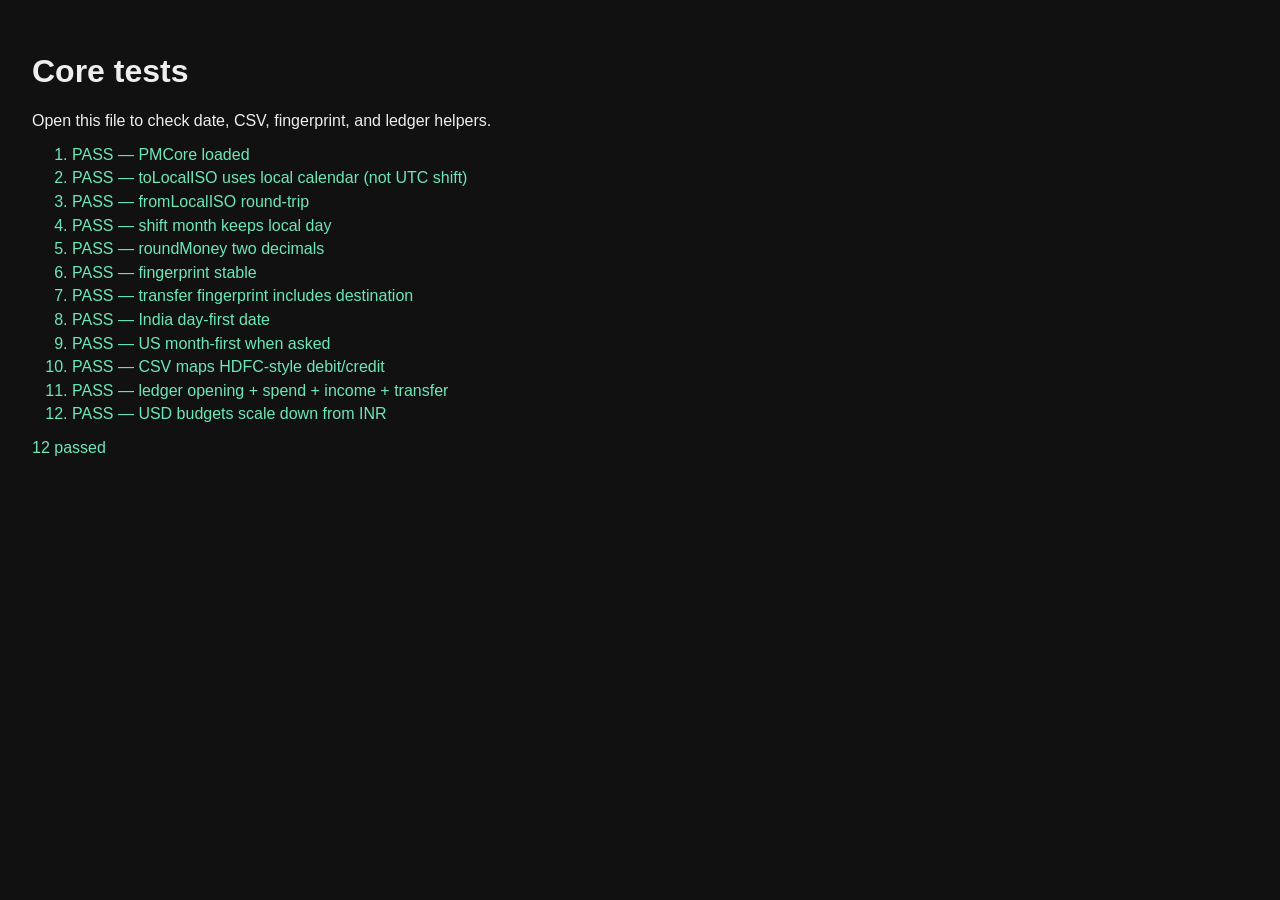
<file: tests.html>
<!DOCTYPE html>
<html lang="en">
  <head>
    <meta charset="UTF-8" />
    <meta name="viewport" content="width=device-width, initial-scale=1" />
    <title>Niva — tests</title>
    <style>
      body { font-family: sans-serif; background: #111; color: #eee; padding: 1.5rem; }
      .ok { color: #6ee7b7; }
      .fail { color: #fca5a5; }
      li { margin: 0.35rem 0; }
    </style>
  </head>
  <body>
    <h1>Core tests</h1>
    <p>Open this file to check date, CSV, fingerprint, and ledger helpers.</p>
    <ol id="out"></ol>
    <p id="summary"></p>
    <script src="core.js"></script>
    <script>
      const out = document.getElementById("out");
      let pass = 0;
      let fail = 0;
      function assert(name, cond) {
        const li = document.createElement("li");
        li.className = cond ? "ok" : "fail";
        li.textContent = (cond ? "PASS — " : "FAIL — ") + name;
        out.appendChild(li);
        if (cond) pass += 1;
        else fail += 1;
      }
      const C = window.PMCore;
      assert("PMCore loaded", Boolean(C));
      const local = C.toLocalISO(new Date(2026, 7, 18, 23, 30));
      assert("toLocalISO uses local calendar (not UTC shift)", local === "2026-08-18");
      assert("fromLocalISO round-trip", C.toLocalISO(C.fromLocalISO("2026-01-31")) === "2026-01-31");
      assert("shift month keeps local day", C.shiftLocalISO("2026-01-31", "month", 1) === "2026-02-28" || C.shiftLocalISO("2026-01-31", "month", 1) === "2026-03-03" || C.shiftLocalISO("2026-01-31", "month", 1).startsWith("2026-02"));
      assert("roundMoney two decimals", C.roundMoney(10.129) === 10.13);
      assert("fingerprint stable", C.fingerprint({ date: "2026-08-18", type: "expense", amount: 99.1, merchant: " Swiggy ", account: "HDFC" }) === C.fingerprint({ date: "2026-08-18", type: "expense", amount: 99.1, merchant: "swiggy", account: "hdfc" }));
      assert(
        "transfer fingerprint includes destination",
        C.fingerprint({ date: "2026-08-18", type: "transfer", amount: 500, merchant: "xfer", account: "A", transferTo: "B" }) !==
          C.fingerprint({ date: "2026-08-18", type: "transfer", amount: 500, merchant: "xfer", account: "A", transferTo: "C" })
      );
      assert("India day-first date", C.normalizeDate("18/08/2026", true) === "2026-08-18");
      assert("US month-first when asked", C.normalizeDate("08/18/2026", false) === "2026-08-18");
      const csv = "Txn Date,Narration,Withdrawal Amt.,Deposit Amt.\n18/08/2026,SWIGGY BANGALORE,540.00,\n18/08/2026,SALARY,,85000";
      const parsed = C.parseCsvRows(csv, { dayFirst: true, uid: () => "t1" });
      assert("CSV maps HDFC-style debit/credit", parsed.rows.length === 2 && parsed.rows[0].type === "expense" && parsed.rows[1].type === "income");
      const ledger = C.applyLedger(["A", "B"], { A: 1000, B: 0 }, [
        { account: "A", type: "expense", amount: 100 },
        { account: "A", type: "income", amount: 50 },
        { account: "A", type: "transfer", amount: 200, transferTo: "B" },
      ]);
      assert("ledger opening + spend + income + transfer", ledger.A === 750 && ledger.B === 200);
      const usd = C.defaultBudgets("USD");
      assert("USD budgets scale down from INR", usd["Food & Dining"] < 8000);
      document.getElementById("summary").textContent = fail ? fail + " failed" : pass + " passed";
      document.getElementById("summary").className = fail ? "fail" : "ok";
    </script>
  </body>
</html>
</file>
<file: styles.css>
:root {
  --ink: #f6f1ec;
  --ink-soft: #d8cfc8;
  --muted: #a89890;
  --paper: #1a1016;
  --panel: rgba(36, 22, 28, 0.9);
  --panel-solid: #2a1b22;
  --line: rgba(255, 214, 210, 0.12);
  --teal: #e11d2e;
  --teal-deep: #b0101e;
  --mint: rgba(225, 29, 46, 0.22);
  --coral: #ff7a72;
  --amber: #f0b429;
  --sky: #c9d4dc;
  --good: #6ee7b7;
  --shadow: 0 22px 50px rgba(12, 4, 8, 0.45);
  --radius: 20px;
  --font: "Outfit", system-ui, sans-serif;
  --display: "Syne", "Outfit", sans-serif;
  --mx: 60vw;
  --my: 18vh;
  --tilt-x: 0deg;
  --tilt-y: 0deg;
  --parx: 0px;
  --pary: 0px;
}

*,
*::before,
*::after {
  box-sizing: border-box;
}

html {
  color-scheme: dark;
  -webkit-text-size-adjust: 100%;
  background: #1a1016;
}

body {
  margin: 0;
  min-height: 100vh;
  min-height: 100dvh;
  font-family: var(--font);
  color: var(--ink);
  background: transparent;
  line-height: 1.45;
  padding-left: env(safe-area-inset-left);
  padding-right: env(safe-area-inset-right);
}

.bg-wallpaper,
.bg-mesh,
.bg-scene,
.bg-texture,
.bg-grain,
.bg-spot,
.bg-vignette {
  position: fixed;
  inset: 0;
  pointer-events: none;
  z-index: 0;
}

.bg-wallpaper {
  z-index: 0;
  background:
    radial-gradient(1200px 700px at 12% -8%, #5a1a28 0%, transparent 55%),
    radial-gradient(900px 620px at 92% 8%, #1e3a4c 0%, transparent 48%),
    radial-gradient(800px 500px at 70% 100%, #3a1840 0%, transparent 50%),
    linear-gradient(165deg, #241018 0%, #16141f 42%, #1c1218 100%);
}

.bg-mesh {
  z-index: 1;
  opacity: 0.55;
  background:
    radial-gradient(circle at 20% 30%, rgba(255, 90, 90, 0.22), transparent 28%),
    radial-gradient(circle at 78% 18%, rgba(80, 140, 180, 0.18), transparent 26%),
    radial-gradient(circle at 60% 72%, rgba(180, 70, 120, 0.16), transparent 30%);
  filter: blur(8px);
  transform: translate3d(var(--parx), var(--pary), 0) scale(1.08);
  animation: mesh-drift 22s ease-in-out infinite alternate;
}

.bg-scene {
  z-index: 1;
  isolation: isolate;
}

.orb {
  position: absolute;
  border-radius: 50%;
  filter: blur(2px);
  transform-style: preserve-3d;
}

.orb-a {
  width: 280px;
  height: 280px;
  left: 6%;
  top: 12%;
  background: radial-gradient(circle at 35% 30%, #ff8a93, #e11d2e 42%, rgba(80, 10, 20, 0) 70%);
  opacity: 0.45;
  animation: float-3d 14s ease-in-out infinite;
}

.orb-b {
  width: 220px;
  height: 220px;
  right: 8%;
  top: 18%;
  background: radial-gradient(circle at 40% 32%, #7ec8e3, #2a5f78 46%, transparent 70%);
  opacity: 0.28;
  animation: float-3d 18s ease-in-out infinite reverse;
}

.orb-c {
  width: 340px;
  height: 340px;
  left: 42%;
  bottom: -8%;
  background: radial-gradient(circle at 40% 30%, #c45c8a, #4a1838 50%, transparent 72%);
  opacity: 0.22;
  animation: float-3d 20s ease-in-out infinite 1s;
}

.shard {
  display: none;
}

.shard.s1 {
  top: 22%;
  left: 18%;
  animation: shard-spin 16s linear infinite;
}
.shard.s2 {
  top: 58%;
  right: 14%;
  width: 110px;
  animation: shard-spin 22s linear infinite reverse;
}
.shard.s3 {
  bottom: 12%;
  left: 8%;
  width: 90px;
  height: 90px;
  border-radius: 50%;
  animation: shard-spin 19s linear infinite;
}

.bg-texture {
  z-index: 3;
  opacity: 0.22;
  mix-blend-mode: overlay;
  background-image:
    url("data:image/svg+xml,%3Csvg xmlns='http://www.w3.org/2000/svg' width='180' height='180'%3E%3Cfilter id='n'%3E%3CfeTurbulence type='fractalNoise' baseFrequency='0.8' numOctaves='4' stitchTiles='stitch'/%3E%3C/filter%3E%3Crect width='180' height='180' filter='url(%23n)'/%3E%3C/svg%3E"),
    repeating-linear-gradient(90deg, rgba(255, 220, 210, 0.04) 0 1px, transparent 1px 4px),
    repeating-linear-gradient(0deg, rgba(40, 20, 24, 0.18) 0 1px, transparent 1px 5px);
  background-size: 180px 180px, 5px 5px, 6px 6px;
}

.bg-grain {
  z-index: 4;
  opacity: 0.12;
  mix-blend-mode: soft-light;
  background-image: url("data:image/svg+xml,%3Csvg xmlns='http://www.w3.org/2000/svg' width='220' height='220'%3E%3Cfilter id='g'%3E%3CfeTurbulence type='fractalNoise' baseFrequency='1.2' numOctaves='3'/%3E%3C/filter%3E%3Crect width='100%25' height='100%25' filter='url(%23g)'/%3E%3C/svg%3E");
  background-size: 220px 220px;
  animation: grain 1.2s steps(4) infinite;
}

.bg-spot {
  z-index: 5;
  background: radial-gradient(520px circle at var(--mx) var(--my), rgba(255, 90, 100, 0.18), transparent 46%);
}

.bg-vignette {
  z-index: 6;
  background: radial-gradient(ellipse at center, transparent 62%, rgba(10, 4, 8, 0.28) 100%);
}

@keyframes mesh-drift {
  from {
    transform: translate3d(var(--parx), var(--pary), 0) scale(1.04) rotate(0deg);
  }
  to {
    transform: translate3d(calc(var(--parx) + 20px), calc(var(--pary) - 16px), 0) scale(1.12) rotate(4deg);
  }
}

@keyframes float-3d {
  0%,
  100% {
    transform: translate3d(0, 0, 40px) rotateX(8deg);
  }
  50% {
    transform: translate3d(18px, -22px, 80px) rotateX(-6deg);
  }
}

@keyframes shard-spin {
  from {
    transform: rotateX(58deg) rotateY(0deg) rotateZ(-18deg);
  }
  to {
    transform: rotateX(58deg) rotateY(360deg) rotateZ(-18deg);
  }
}

@keyframes grain {
  0%,
  100% {
    transform: translate(0, 0);
  }
  25% {
    transform: translate(-1.5%, 1%);
  }
  50% {
    transform: translate(1%, -1.2%);
  }
  75% {
    transform: translate(-0.6%, -0.8%);
  }
}

.screen,
.topbar,
.layout,
.demo-banner {
  position: relative;
  z-index: 20;
}

.bg-grid,
.bg-orbs {
  display: none;
}

.screen[hidden],
.view[hidden],
.wizard-step[hidden],
[hidden] {
  display: none !important;
}

#screen-welcome:not([hidden]),
#screen-setup:not([hidden]),
#screen-login:not([hidden]),
#screen-app:not([hidden]) {
  display: grid !important;
  position: relative;
  z-index: 30;
}

/* Welcome */
#screen-welcome {
  min-height: 100vh;
  display: grid;
  place-items: center;
  padding: 1.5rem;
}

.welcome-stage {
  width: min(1080px, 100%);
  display: grid;
  grid-template-columns: minmax(0, 1fr) minmax(240px, 0.72fr);
  gap: 2rem;
  align-items: center;
  perspective: 1200px;
}

.welcome-card {
  width: 100%;
  position: relative;
  z-index: 2;
  background: linear-gradient(165deg, rgba(52, 24, 32, 0.92), rgba(22, 14, 20, 0.9));
  border: 1px solid rgba(255, 180, 180, 0.18);
  border-radius: 28px;
  box-shadow:
    0 0 0 1px rgba(255, 255, 255, 0.04),
    0 30px 80px rgba(80, 10, 20, 0.35),
    inset 0 1px 0 rgba(255, 255, 255, 0.16);
  padding: 2rem 1.75rem;
  backdrop-filter: blur(22px) saturate(1.2);
}

.live-pill {
  display: inline-flex;
  align-items: center;
  gap: 0.45rem;
  margin: 1.1rem 0 0;
  padding: 0.28rem 0.7rem;
  border-radius: 999px;
  border: 1px solid rgba(225, 29, 46, 0.35);
  color: #ffb3ba;
  font-size: 0.75rem;
  font-weight: 700;
  letter-spacing: 0.04em;
  text-transform: uppercase;
}

.privacy-note {
  margin: 0.45rem 0 0.85rem;
  max-width: 42ch;
}

.pulse {
  width: 8px;
  height: 8px;
  border-radius: 50%;
  background: #e11d2e;
  box-shadow: 0 0 0 0 rgba(225, 29, 46, 0.7);
  animation: pulse 1.8s infinite;
}

@keyframes pulse {
  70% {
    box-shadow: 0 0 0 8px rgba(225, 29, 46, 0);
  }
}

.how-steps {
  display: grid;
  grid-template-columns: repeat(3, 1fr);
  gap: 0.55rem;
  list-style: none;
  padding: 0;
  margin: 0 0 1.35rem;
}

.how-steps li {
  display: grid;
  gap: 0.35rem;
  padding: 0.7rem 0.65rem;
  border-radius: 14px;
  border: 1px solid rgba(255, 255, 255, 0.08);
  background: rgba(255, 255, 255, 0.03);
  font-size: 0.82rem;
  font-weight: 600;
  color: var(--ink-soft);
}

.how-steps span {
  width: 22px;
  height: 22px;
  display: grid;
  place-items: center;
  border-radius: 7px;
  background: var(--teal);
  color: #fff;
  font-size: 0.72rem;
}

.step-pills {
  display: flex;
  flex-wrap: wrap;
  gap: 0.4rem;
  margin: 0.85rem 0 0.4rem;
}

.step-pill {
  padding: 0.28rem 0.7rem;
  border-radius: 999px;
  border: 1px solid var(--line);
  font-size: 0.75rem;
  font-weight: 700;
  color: var(--muted);
}

.step-pill.on {
  border-color: var(--teal);
  background: rgba(225, 29, 46, 0.18);
  color: #fff;
  box-shadow: 0 0 16px rgba(225, 29, 46, 0.25);
}

.hud-card {
  border-color: rgba(225, 29, 46, 0.22);
  box-shadow: var(--shadow), inset 0 1px 0 rgba(255, 255, 255, 0.1), 0 0 40px rgba(225, 29, 46, 0.08);
}

.panel-kicker {
  font-size: 0.7rem;
  font-weight: 800;
  letter-spacing: 0.14em;
  text-transform: uppercase;
  color: #ff8a93;
}

.choice-grid {
  display: grid;
  grid-template-columns: 1fr 1fr 1fr;
  gap: 0.55rem;
  border: 0;
  padding: 0;
}

.choice-grid legend {
  padding: 0;
  margin-bottom: 0.45rem;
}

.choice {
  display: grid;
  justify-items: start;
  gap: 0.15rem;
  padding: 0.85rem 0.9rem;
  border-radius: 16px;
  border: 1px solid var(--line);
  background: rgba(255, 255, 255, 0.03);
  cursor: pointer;
  position: relative;
}

.choice input {
  position: absolute;
  opacity: 0;
  pointer-events: none;
}

.choice-ico {
  width: 28px;
  height: 28px;
  border-radius: 8px;
  display: grid;
  place-items: center;
  background: rgba(225, 29, 46, 0.2);
  color: #ff8a93;
  font-weight: 800;
  margin-bottom: 0.2rem;
}

.choice-ico.in {
  background: rgba(125, 206, 160, 0.18);
  color: var(--good);
}

.choice-title {
  font-weight: 700;
  font-size: 1rem;
}

.choice-sub {
  font-size: 0.78rem;
  color: var(--muted);
}

.choice:has(input:checked) {
  border-color: var(--teal);
  background: rgba(225, 29, 46, 0.16);
  box-shadow: 0 10px 24px rgba(225, 29, 46, 0.22), inset 0 1px 0 rgba(255, 255, 255, 0.12);
  transform: translateZ(10px);
}

.amount-field input {
  font-family: var(--display);
  font-size: 1.85rem;
  font-weight: 700;
  letter-spacing: -0.04em;
  padding: 0.9rem 1rem;
  background: radial-gradient(120% 140% at 0% 0%, rgba(255, 90, 100, 0.16), rgba(20, 10, 14, 0.7));
  box-shadow: inset 0 2px 10px rgba(0, 0, 0, 0.28);
}

.form-row-2 {
  display: grid;
  grid-template-columns: 1fr 1fr;
  gap: 0.7rem;
}

.stack.tight {
  gap: 0.45rem;
  margin: 0.75rem 0 1rem;
}

.welcome-card h1 {
  margin: 1.25rem 0 0.5rem;
  font-family: var(--display);
  font-size: clamp(1.6rem, 4vw, 2.1rem);
  letter-spacing: -0.03em;
}

.lede {
  color: var(--ink-soft);
  margin: 0 0 1.5rem;
}

.welcome-actions {
  display: grid;
  gap: 0.75rem;
  position: relative;
  z-index: 5;
}

.welcome-actions .btn {
  pointer-events: auto;
  position: relative;
  z-index: 5;
}

.hero-orbit {
  position: relative;
  min-height: 380px;
  pointer-events: none;
  z-index: 1;
}

.welcome-card {
  position: relative;
  z-index: 2;
}

.float-card {
  position: absolute;
  width: min(220px, 80%);
  padding: 1rem 1.1rem;
  border-radius: 18px;
  background: linear-gradient(160deg, rgba(255, 255, 255, 0.14), rgba(40, 16, 22, 0.55));
  border: 1px solid rgba(255, 255, 255, 0.18);
  box-shadow: 16px 28px 40px rgba(0, 0, 0, 0.32), inset 0 1px 0 rgba(255, 255, 255, 0.28);
  backdrop-filter: blur(16px);
  transform-style: preserve-3d;
}

.float-card strong {
  display: block;
  font-family: var(--display);
  font-size: 1.7rem;
  letter-spacing: -0.04em;
  margin: 0.15rem 0;
}

.fc-kicker {
  font-size: 0.68rem;
  font-weight: 800;
  letter-spacing: 0.14em;
  text-transform: uppercase;
  color: #ffb3ba;
}

.float-card em {
  font-style: normal;
  color: var(--muted);
  font-size: 0.82rem;
}

.mini-bar {
  height: 8px;
  border-radius: 999px;
  background: rgba(255, 255, 255, 0.08);
  overflow: hidden;
  margin: 0.55rem 0 0.35rem;
}

.mini-bar i {
  display: block;
  height: 100%;
  background: linear-gradient(90deg, #ff8a93, var(--teal));
}

.fc-a {
  top: 18px;
  left: 8%;
  transform: rotateY(-18deg) rotateX(8deg) translateZ(40px);
  animation: card-float 7s ease-in-out infinite;
}

.fc-b {
  top: 132px;
  right: 0;
  transform: rotateY(16deg) rotateX(-6deg) translateZ(70px);
  animation: card-float 8.5s ease-in-out infinite 0.4s;
}

.fc-c {
  bottom: 28px;
  left: 18%;
  transform: rotateY(-10deg) rotateX(12deg) translateZ(24px);
  animation: card-float 9s ease-in-out infinite 0.8s;
}

.coin {
  position: absolute;
  width: 54px;
  height: 54px;
  border-radius: 50%;
  background:
    radial-gradient(circle at 32% 28%, #ffe08a, #d4a017 42%, #8a5a10 70%);
  box-shadow: inset -6px -8px 0 rgba(0, 0, 0, 0.18), 8px 12px 18px rgba(0, 0, 0, 0.3);
  transform: rotateY(40deg);
}

.coin-1 {
  top: 8%;
  right: 18%;
  animation: coin-spin 6s linear infinite;
}

.coin-2 {
  bottom: 12%;
  right: 8%;
  width: 36px;
  height: 36px;
  animation: coin-spin 8s linear infinite reverse;
}

@keyframes card-float {
  0%,
  100% {
    translate: 0 0 0;
  }
  50% {
    translate: 0 -12px 12px;
  }
}

@keyframes coin-spin {
  from {
    transform: rotateY(0deg) rotateX(18deg);
  }
  to {
    transform: rotateY(360deg) rotateX(18deg);
  }
}

@keyframes ring-hover {
  0%,
  100% {
    transform: rotateX(12deg) rotateY(-8deg);
  }
  50% {
    transform: rotateX(-6deg) rotateY(10deg);
  }
}

.brand {
  display: flex;
  gap: 0.85rem;
  align-items: center;
}

.brand-hero {
  display: flex;
  gap: 1rem;
  align-items: center;
  margin-bottom: 0.15rem;
}

.brand-hero-logo {
  width: 88px;
  height: 88px;
  border-radius: 22px;
  object-fit: cover;
  flex-shrink: 0;
  box-shadow: 0 14px 32px rgba(225, 29, 46, 0.35), inset 0 1px 0 rgba(255, 255, 255, 0.25);
  border: 1px solid rgba(255, 255, 255, 0.12);
}

.brand.big .brand-mark {
  width: 48px;
  height: 48px;
}

.brand-mark {
  width: 42px;
  height: 42px;
  border-radius: 14px;
  background: transparent;
  position: relative;
  flex-shrink: 0;
  overflow: hidden;
  box-shadow: 0 8px 16px rgba(225, 29, 46, 0.35);
}

.brand-logo {
  width: 100%;
  height: 100%;
  object-fit: cover;
  display: block;
  border-radius: inherit;
}

.brand-mark.has-photo .brand-logo {
  display: none;
}

.brand-mark::before {
  content: "";
  position: absolute;
  inset: 0;
  z-index: 2;
  pointer-events: none;
  background: linear-gradient(110deg, transparent 40%, rgba(255, 255, 255, 0.28) 50%, transparent 60%);
  animation: sheen 4.5s ease-in-out infinite;
}

@keyframes sheen {
  0% {
    transform: translateX(-120%);
  }
  40%,
  100% {
    transform: translateX(120%);
  }
}

.brand-mark::after {
  display: none;
}

.brand-name {
  margin: 0;
  font-family: var(--display);
  font-size: 1.35rem;
  font-weight: 700;
  letter-spacing: -0.03em;
}

.brand-hero .brand-name {
  font-size: clamp(1.85rem, 4vw, 2.35rem);
}

.brand-tag {
  margin: 0.15rem 0 0;
  color: var(--muted);
  font-size: 0.85rem;
}

.brand-motto {
  font-weight: 600;
  letter-spacing: 0.02em;
  color: #ffb3ba;
}

.brand-hero .brand-motto {
  font-size: 0.95rem;
}

/* Wizard */
#screen-setup {
  min-height: 100vh;
  display: grid;
  place-items: start center;
  padding: 2rem 1rem 3rem;
  position: relative;
  z-index: 30;
}

.wizard {
  width: min(640px, 100%);
}

.wizard-head h1 {
  margin: 0.35rem 0;
  font-family: var(--display);
  letter-spacing: -0.02em;
}

.eyebrow {
  margin: 0;
  font-size: 0.75rem;
  font-weight: 700;
  letter-spacing: 0.08em;
  text-transform: uppercase;
  color: var(--teal);
}

.progress {
  height: 8px;
  border-radius: 999px;
  background: rgba(225, 29, 46, 0.12);
  margin: 1rem 0 1.25rem;
  overflow: hidden;
}

.progress-fill {
  height: 100%;
  width: 20%;
  background: var(--teal);
  border-radius: inherit;
  transition: width 0.3s ease;
}

.wizard-step {
  display: grid;
  gap: 0.85rem;
}

.wizard-step h2 {
  margin: 0;
  font-family: var(--display);
  font-size: 1.35rem;
}

.wizard-foot {
  display: flex;
  justify-content: space-between;
  gap: 0.75rem;
  margin-top: 1rem;
}

/* App chrome */
.topbar {
  position: sticky;
  top: 0;
  z-index: 30;
  display: flex;
  flex-wrap: wrap;
  gap: 0.85rem 1rem;
  align-items: center;
  justify-content: space-between;
  padding: 0.9rem 1.25rem;
  backdrop-filter: blur(22px) saturate(1.3);
  background: rgba(22, 12, 16, 0.62);
  border-bottom: 1px solid rgba(255, 180, 180, 0.14);
}

.save-cluster {
  display: flex;
  align-items: center;
  gap: 0.65rem;
  margin-left: auto;
}

.save-status.flash {
  animation: status-flash 0.8s ease;
}

@keyframes status-flash {
  0% {
    color: #fff;
  }
  100% {
    color: var(--good);
  }
}

.save-options {
  display: grid;
  gap: 0.75rem;
}

.save-option {
  padding: 0.9rem;
  border-radius: 14px;
  border: 1px solid var(--line);
  background: rgba(255, 255, 255, 0.03);
  display: grid;
  gap: 0.45rem;
}

.save-option p {
  margin: 0;
  color: var(--muted);
  font-size: 0.86rem;
}

dialog#save-dialog {
  width: min(460px, calc(100% - 2rem));
}

.main-tabs {
  display: flex;
  flex-wrap: wrap;
  gap: 0.35rem;
  padding: 0.25rem;
  background: rgba(225, 29, 46, 0.08);
  border-radius: 999px;
}

.tab {
  border: 0;
  background: transparent;
  font: inherit;
  font-weight: 600;
  font-size: 0.9rem;
  padding: 0.5rem 0.95rem;
  border-radius: 999px;
  cursor: pointer;
  color: var(--ink-soft);
  display: inline-flex;
  align-items: center;
  gap: 0.4rem;
  min-height: 42px;
}

.tab-ico {
  font-size: 0.85rem;
  line-height: 1;
}

.tab-label {
  white-space: nowrap;
}

.tab.active {
  background: var(--teal);
  color: #fff;
  box-shadow: 0 4px 14px rgba(225, 29, 46, 0.35);
}

.demo-banner {
  display: flex;
  flex-wrap: wrap;
  gap: 0.75rem;
  align-items: center;
  justify-content: space-between;
  padding: 0.75rem 1.25rem;
  background: #2a1214;
  border-bottom: 1px solid rgba(225, 29, 46, 0.45);
  color: #f3c4c8;
  font-size: 0.92rem;
}

.layout {
  width: min(1100px, calc(100% - 2rem));
  margin: 1.25rem auto 3rem;
  display: grid;
  gap: 1rem;
}

.panel {
  background: var(--panel);
  border: 1px solid var(--line);
  border-radius: var(--radius);
  box-shadow: var(--shadow), inset 0 1px 0 rgba(255, 255, 255, 0.08);
  padding: 1.15rem 1.25rem;
  backdrop-filter: blur(16px) saturate(1.15);
}

@keyframes rise {
  from {
    opacity: 0;
    transform: translateY(8px);
  }
  to {
    opacity: 1;
    transform: none;
  }
}

.intro-panel h1 {
  margin: 0;
  font-family: var(--display);
  font-size: clamp(1.45rem, 3vw, 1.9rem);
  letter-spacing: -0.02em;
}

.intro-panel.rowish {
  display: flex;
  flex-wrap: wrap;
  justify-content: space-between;
  gap: 1rem;
  align-items: center;
}

.muted {
  margin: 0.35rem 0 0;
  color: var(--muted);
  font-size: 0.92rem;
}

.small {
  font-size: 0.8rem;
}

.grid-2-track {
  display: grid;
  grid-template-columns: minmax(280px, 400px) 1fr;
  gap: 1rem;
  align-items: start;
}

.grid-2 {
  display: grid;
  grid-template-columns: 1.1fr 1fr;
  gap: 1rem;
}

.form-card {
  display: grid;
  gap: 0.75rem;
}

.form-card.narrow {
  width: min(640px, 100%);
}

.profile-identity {
  display: grid;
  grid-template-columns: auto 1fr;
  gap: 1rem;
  align-items: center;
  padding: 0.9rem;
  border-radius: 16px;
  border: 1px solid var(--line);
  background: rgba(225, 29, 46, 0.08);
}

.avatar-wrap {
  width: 96px;
  height: 96px;
  border-radius: 50%;
  overflow: hidden;
  border: 2px solid rgba(225, 29, 46, 0.55);
  background: #1a1a1a;
  display: grid;
  place-items: center;
  flex-shrink: 0;
  position: relative;
}

.avatar-wrap img {
  width: 100%;
  height: 100%;
  object-fit: cover;
  display: block;
}

.avatar-fallback {
  font-size: 2rem;
  font-weight: 700;
  color: #ff8a93;
}

.brand-mark img {
  position: absolute;
  inset: 0;
  width: 100%;
  height: 100%;
  object-fit: cover;
  border-radius: inherit;
}

#header-photo {
  z-index: 1;
}

.brand-mark.has-photo::after {
  display: none;
}

textarea {
  resize: vertical;
  min-height: 84px;
}

.form-card h2,
.panel-head h2,
.subhead {
  margin: 0;
  font-family: var(--display);
  font-size: 1.25rem;
}

.step-hint {
  margin: -0.25rem 0 0.25rem;
  color: #ff8a93;
  font-size: 0.88rem;
  font-weight: 600;
}

label,
.field-label {
  display: grid;
  gap: 0.35rem;
  font-size: 0.82rem;
  font-weight: 600;
  color: var(--ink-soft);
}

input,
select,
textarea {
  width: 100%;
  border: 1px solid var(--line);
  border-radius: 12px;
  padding: 0.75rem 0.85rem;
  font: inherit;
  font-size: 16px;
  background: linear-gradient(180deg, rgba(48, 28, 34, 0.95), rgba(24, 14, 18, 0.92));
  color: var(--ink);
  max-width: 100%;
  box-shadow: inset 0 1px 0 rgba(255, 255, 255, 0.06);
}

/* Native dropdown lists often ignore page theme — force readable contrast */
select {
  background-color: var(--panel-solid);
  color: var(--ink);
}

select option,
select optgroup {
  background-color: #2a1b22;
  color: #f6f1ec;
}

select option:checked,
select option:hover,
select option:focus {
  background-color: #3d2430;
  color: #fff;
}

input:focus,
select:focus,
.btn:focus-visible,
.tab:focus-visible,
.seg:focus-visible {
  outline: 2px solid rgba(225, 29, 46, 0.35);
  outline-offset: 1px;
}

fieldset.type-pick {
  border: 1px solid var(--line);
  border-radius: 14px;
  padding: 0.75rem;
  margin: 0;
  display: grid;
  gap: 0.45rem;
}

fieldset.type-pick legend {
  padding: 0 0.35rem;
  font-size: 0.82rem;
  font-weight: 700;
}

.chip {
  display: flex;
  align-items: center;
  gap: 0.5rem;
  padding: 0.55rem 0.65rem;
  border-radius: 10px;
  background: rgba(225, 29, 46, 0.06);
  cursor: pointer;
  font-size: 0.92rem;
}

.chip input {
  width: auto;
}

.btn {
  appearance: none;
  border: 1px solid transparent;
  border-radius: 999px;
  padding: 0.7rem 1.05rem;
  font: inherit;
  font-weight: 600;
  font-size: 0.95rem;
  cursor: pointer;
  touch-action: manipulation;
  min-height: 44px;
  transition: transform 0.18s ease, background 0.15s ease, box-shadow 0.18s ease;
}

.btn:hover {
  transform: translateY(-2px) translateZ(8px);
}

.btn:active {
  transform: translateY(1px);
}

.btn.primary {
  background: linear-gradient(180deg, #ff5a66 0%, var(--teal) 62%, #9b0d18 100%);
  color: #fff;
  box-shadow: 0 10px 24px rgba(225, 29, 46, 0.34), inset 0 1px 0 rgba(255, 255, 255, 0.28);
}

.btn.primary:hover {
  background: var(--teal-deep);
}

.btn.secondary {
  background: var(--panel-solid);
  border-color: var(--line);
  color: var(--ink);
}

.btn.ghost {
  background: transparent;
  border-color: var(--line);
  color: var(--ink-soft);
}

.btn.danger {
  color: var(--coral);
  border-color: rgba(196, 92, 62, 0.35);
}

.btn.large {
  padding: 0.95rem 1.15rem;
  text-align: left;
  border-radius: 16px;
}

.btn.block {
  width: 100%;
  display: block;
  text-align: center;
}

.btn.large .btn-sub {
  display: block;
  font-weight: 500;
  font-size: 0.82rem;
  opacity: 0.85;
  margin-top: 0.25rem;
}

.btn.tiny {
  padding: 0.35rem 0.7rem;
  font-size: 0.8rem;
}

.file-btn {
  display: inline-flex;
  align-items: center;
  justify-content: center;
}

.form-status {
  min-height: 1.25rem;
  margin: 0;
  color: var(--good);
  font-size: 0.88rem;
  font-weight: 600;
}

.stack {
  display: grid;
  gap: 0.55rem;
}

.stack.gap {
  gap: 0.85rem;
}

.account-row {
  display: grid;
  grid-template-columns: 1fr 8.5rem auto;
  gap: 0.45rem;
  align-items: center;
}

.budget-grid {
  display: grid;
  gap: 0.55rem;
  max-height: 320px;
  overflow: auto;
}

.budget-grid label {
  grid-template-columns: 1fr 120px;
  align-items: center;
  display: grid;
  gap: 0.65rem;
}

.spaced {
  margin-top: 1.25rem !important;
}

.soft {
  border: 0;
  border-top: 1px solid var(--line);
  margin: 0.5rem 0;
}

.controls {
  display: flex;
  flex-wrap: wrap;
  gap: 1rem;
  align-items: end;
}

.control-group {
  display: grid;
  gap: 0.35rem;
  min-width: 140px;
}

.control-group.grow {
  flex: 1;
  min-width: 160px;
}

.segmented {
  display: inline-flex;
  padding: 0.2rem;
  background: rgba(225, 29, 46, 0.08);
  border-radius: 999px;
  gap: 0.15rem;
}

.seg {
  border: 0;
  background: transparent;
  color: var(--ink-soft);
  font: inherit;
  font-weight: 600;
  font-size: 0.88rem;
  padding: 0.45rem 0.85rem;
  border-radius: 999px;
  cursor: pointer;
}

.seg.active {
  background: var(--teal);
  color: #fff;
  box-shadow: 0 4px 12px rgba(225, 29, 46, 0.35);
}

.date-nav {
  display: flex;
  align-items: center;
  gap: 0.35rem;
}

.date-nav input[type="date"] {
  width: auto;
}

.icon-round {
  width: 44px;
  height: 44px;
  border-radius: 50%;
  border: 1px solid var(--line);
  background: var(--panel-solid);
  font-size: 1.15rem;
  cursor: pointer;
  color: var(--ink);
}

.hero-strip {
  display: flex;
  justify-content: space-between;
  gap: 1.25rem;
  align-items: center;
  background: linear-gradient(135deg, rgba(225, 29, 46, 0.22), rgba(20, 20, 20, 0.9));
}

.hero-strip h2 {
  margin: 0.25rem 0 0;
  font-family: var(--display);
  font-size: 1.5rem;
}

.health-meter {
  text-align: center;
  perspective: 420px;
}

.ring-wrap {
  transform-style: preserve-3d;
  animation: ring-hover 7s ease-in-out infinite;
}

.ring {
  width: 96px;
  height: 96px;
  border-radius: 50%;
  display: grid;
  place-items: center;
  background:
    radial-gradient(circle at 35% 28%, rgba(255, 255, 255, 0.18), transparent 28%),
    radial-gradient(circle at center, #24151b 56%, transparent 57%),
    conic-gradient(#ff6b75 var(--score, 0%), rgba(225, 29, 46, 0.16) 0);
  font-family: var(--display);
  font-size: 1.45rem;
  font-weight: 700;
  color: #fff;
  margin: 0 auto;
  box-shadow: 0 16px 30px rgba(0, 0, 0, 0.35), inset 0 0 0 8px rgba(20, 8, 12, 0.55);
}

.stats {
  display: grid;
  grid-template-columns: repeat(5, 1fr);
  gap: 0.75rem;
}

.stat {
  background: linear-gradient(180deg, rgba(48, 28, 34, 0.88), rgba(28, 16, 22, 0.78));
  border: 1px solid var(--line);
  border-radius: var(--radius);
  padding: 0.95rem 1rem;
  box-shadow: var(--shadow), inset 0 1px 0 rgba(255, 255, 255, 0.1);
}

.stat:nth-child(2) {
  animation-delay: 0.04s;
}
.stat:nth-child(3) {
  animation-delay: 0.08s;
}
.stat:nth-child(4) {
  animation-delay: 0.12s;
}
.stat:nth-child(5) {
  animation-delay: 0.16s;
}

.stat-label {
  margin: 0;
  color: var(--muted);
  font-size: 0.8rem;
  font-weight: 600;
}

.stat-value {
  margin: 0.3rem 0 0;
  font-family: var(--display);
  font-size: clamp(1.15rem, 2vw, 1.55rem);
  font-weight: 600;
}

.stat-value.expense {
  color: var(--coral);
}
.stat-value.income {
  color: var(--good);
}

.stat-hint {
  margin: 0.3rem 0 0;
  font-size: 0.75rem;
  color: var(--muted);
}
.stat-hint.up {
  color: var(--coral);
}
.stat-hint.down {
  color: var(--good);
}

.chart {
  min-height: 200px;
  display: flex;
  align-items: end;
  gap: 0.45rem;
  perspective: 640px;
  padding: 0.4rem 0.2rem 0;
}

.bar-col {
  flex: 1;
  min-width: 0;
  display: flex;
  flex-direction: column;
  align-items: center;
  gap: 0.45rem;
}

.bar,
.bar-3d {
  width: 100%;
  max-width: 36px;
  min-height: 4px;
}

.bar {
  border-radius: 10px 10px 4px 4px;
  background: linear-gradient(180deg, #ff4d5c, var(--teal));
}

.bar-3d {
  height: var(--h, 40px);
  position: relative;
  transform-style: preserve-3d;
  transform: rotateX(18deg) rotateY(-22deg);
  animation: bar-in 0.6s cubic-bezier(0.2, 0.8, 0.2, 1) both;
}

.bar-3d .face {
  position: absolute;
  left: 0;
  bottom: 0;
  width: 100%;
  height: 100%;
}

.bar-3d .front {
  background: linear-gradient(180deg, #ff7a84, #c41224);
  border-radius: 6px 6px 2px 2px;
  box-shadow: inset 0 1px 0 rgba(255, 255, 255, 0.35);
}

.bar-3d .top {
  height: 10px;
  top: -8px;
  background: linear-gradient(90deg, #ffb3b8, #ff6b75);
  transform: rotateX(90deg);
  transform-origin: bottom;
  border-radius: 4px;
}

.bar-3d .side {
  width: 10px;
  left: 100%;
  background: linear-gradient(180deg, #a30f1c, #6b0810);
  transform: rotateY(90deg);
  transform-origin: left;
  border-radius: 0 4px 2px 0;
}

@keyframes bar-in {
  from {
    transform: rotateX(18deg) rotateY(-22deg) scaleY(0.2);
    opacity: 0;
  }
  to {
    transform: rotateX(18deg) rotateY(-22deg) scaleY(1);
    opacity: 1;
  }
}

.bar-label {
  font-size: 0.65rem;
  color: var(--muted);
  max-width: 100%;
  overflow: hidden;
  text-overflow: ellipsis;
  white-space: nowrap;
}

.category-bars,
.budget-list,
.merchant-list,
.recurring-list,
.accounts,
.insights {
  display: grid;
  gap: 0.75rem;
}

.insights {
  list-style: none;
  margin: 0;
  padding: 0;
}

.cat-row,
.merchant-row {
  display: grid;
  grid-template-columns: 110px 1fr auto;
  gap: 0.65rem;
  align-items: center;
}

.budget-row {
  display: grid;
  gap: 0.3rem;
  padding-bottom: 0.55rem;
  border-bottom: 1px solid var(--line);
}

.budget-meta {
  display: flex;
  justify-content: space-between;
  font-size: 0.85rem;
  font-weight: 600;
}

.budget-meta .over {
  color: var(--coral);
}

.track {
  height: 10px;
  border-radius: 999px;
  background: rgba(225, 29, 46, 0.12);
  overflow: hidden;
  box-shadow: inset 0 1px 3px rgba(0, 0, 0, 0.35);
}

.fill {
  height: 100%;
  border-radius: inherit;
  background: var(--cat, var(--teal));
  transition: width 0.45s ease;
}

.fill.warn {
  background: linear-gradient(90deg, var(--amber), var(--coral));
}

.cat-name,
.merchant-name,
.cat-amt,
.merchant-amt {
  font-size: 0.85rem;
  font-weight: 600;
}

.insight {
  display: grid;
  grid-template-columns: auto 1fr;
  gap: 0.7rem;
  padding: 0.8rem;
  border-radius: 14px;
  border: 1px solid var(--line);
  background: rgba(225, 29, 46, 0.08);
}

.insight-icon {
  width: 34px;
  height: 34px;
  border-radius: 11px;
  display: grid;
  place-items: center;
  font-weight: 700;
  background: var(--mint);
  color: #fff;
}

.insight.warn .insight-icon {
  background: rgba(196, 92, 62, 0.15);
  color: var(--coral);
}

.insight h3 {
  margin: 0;
  font-size: 0.92rem;
}

.insight p {
  margin: 0.2rem 0 0;
  color: var(--muted);
  font-size: 0.84rem;
}

.account,
.recurring-item {
  display: flex;
  justify-content: space-between;
  gap: 0.75rem;
  padding: 0.75rem 0.85rem;
  border-radius: 12px;
  border: 1px solid var(--line);
  background: rgba(225, 29, 46, 0.08);
}

.account strong,
.recurring-item strong {
  display: block;
}

.account span,
.recurring-item span {
  color: var(--muted);
  font-size: 0.78rem;
}

.bal {
  font-family: var(--display);
  font-weight: 600;
}

.table-wrap {
  overflow-x: auto;
}

.tx-table {
  width: 100%;
  border-collapse: collapse;
  font-size: 0.9rem;
}

.tx-table th,
.tx-table td {
  text-align: left;
  padding: 0.65rem 0.4rem;
  border-bottom: 1px solid var(--line);
  vertical-align: top;
}

.tx-table th {
  color: var(--muted);
  font-size: 0.72rem;
  text-transform: uppercase;
  letter-spacing: 0.04em;
}

.tx-table .num {
  text-align: right;
  font-weight: 600;
  font-variant-numeric: tabular-nums;
}

.tx-table .expense {
  color: var(--coral);
}
.tx-table .income {
  color: var(--good);
}
.tx-table .transfer {
  color: #c4c4c4;
}

.tx-table.compact td {
  padding: 0.55rem 0.35rem;
}

.pill {
  display: inline-block;
  padding: 0.15rem 0.5rem;
  border-radius: 999px;
  background: rgba(225, 29, 46, 0.18);
  color: #ffc4c8;
  font-size: 0.75rem;
  font-weight: 600;
}

.icon-btn {
  border: 0;
  background: transparent;
  color: var(--muted);
  cursor: pointer;
  font: inherit;
  font-size: 0.82rem;
  padding: 0.2rem 0.35rem;
  border-radius: 8px;
}

.icon-btn:hover {
  background: rgba(196, 92, 62, 0.1);
  color: var(--coral);
}

.empty-inline {
  color: var(--muted);
  text-align: center;
  padding: 1rem 0.5rem;
}

.panel-head {
  margin-bottom: 0.85rem;
}

.panel-head.row {
  display: flex;
  justify-content: space-between;
  gap: 1rem;
  align-items: flex-start;
}

.row-actions {
  display: flex;
  flex-wrap: wrap;
  gap: 0.5rem;
}

.subhead {
  font-size: 1.05rem;
  margin: 1rem 0 0.55rem;
}

dialog {
  border: 1px solid rgba(255, 180, 180, 0.18);
  border-radius: 18px;
  padding: 0;
  width: min(420px, calc(100% - 2rem));
  background: linear-gradient(180deg, rgba(48, 26, 32, 0.96), rgba(24, 14, 18, 0.96));
  color: var(--ink);
  box-shadow: 0 24px 70px rgba(12, 4, 8, 0.55), inset 0 1px 0 rgba(255, 255, 255, 0.08);
  backdrop-filter: blur(18px);
}

dialog::backdrop {
  background: rgba(12, 6, 10, 0.62);
}

.dialog-form {
  display: grid;
  gap: 0.75rem;
  padding: 1.2rem;
}

.dialog-form h3 {
  margin: 0;
  font-family: var(--display);
}

.export-grid {
  display: grid;
  gap: 0.5rem;
}

.dialog-actions {
  display: flex;
  justify-content: flex-end;
  gap: 0.5rem;
}

.check-col {
  width: 2.2rem;
}

.check-col input,
.tx-table input[type="checkbox"] {
  width: 1.05rem;
  height: 1.05rem;
  accent-color: var(--teal);
  cursor: pointer;
}

.list-search {
  margin: 0.65rem 0 0.75rem;
}

.bulk-bar {
  display: flex;
  flex-wrap: wrap;
  gap: 0.65rem;
  align-items: center;
  justify-content: space-between;
  padding: 0.7rem 0.85rem;
  margin: 0.65rem 0;
  border-radius: 14px;
  border: 1px solid rgba(225, 29, 46, 0.45);
  background: rgba(225, 29, 46, 0.12);
  font-weight: 700;
}

.bulk-actions {
  display: flex;
  flex-wrap: wrap;
  gap: 0.4rem;
}

.tx-table tbody tr {
  cursor: pointer;
}

.tx-table tbody tr.selected {
  background: rgba(225, 29, 46, 0.14);
}

.btn.danger {
  background: var(--teal);
  color: #fff;
  border-color: transparent;
}

.btn.tiny.danger:hover {
  background: var(--teal-deep);
}

.keep-row {
  display: flex;
  align-items: center;
  gap: 0.5rem;
}

.keep-row input {
  width: auto;
}

input[type="date"],
input[type="number"],
input[type="search"],
input[type="tel"],
input[type="password"],
input[type="text"],
input[type="email"],
textarea,
select {
  color-scheme: dark;
  accent-color: var(--teal);
}

code {
  font-size: 0.85em;
  background: rgba(225, 29, 46, 0.08);
  padding: 0.1rem 0.35rem;
  border-radius: 6px;
}

@media (max-width: 1100px) {
  .stats {
    grid-template-columns: repeat(2, 1fr);
  }
}

@media (max-width: 960px) {
  .grid-2-track,
  .grid-2 {
    grid-template-columns: 1fr;
  }

  .layout {
    width: min(100% - 1.25rem, 1100px);
  }

  .date-nav {
    flex-wrap: wrap;
  }

  .date-nav input[type="date"] {
    width: 100%;
    min-width: 0;
  }
}

@media (max-width: 760px) {
  .brand-hero-logo {
    width: 64px;
    height: 64px;
    border-radius: 16px;
  }

  .brand-hero .brand-name {
    font-size: 1.55rem;
  }

  .topbar {
    padding: 0.7rem 0.85rem;
    padding-top: max(0.7rem, env(safe-area-inset-top));
    gap: 0.65rem;
  }

  .shard,
  .orb-c {
    display: none;
  }

  .brand-name {
    font-size: 1.05rem;
  }

  .save-cluster {
    margin-left: 0;
    width: 100%;
    justify-content: space-between;
  }

  .save-status {
    font-size: 0.7rem;
    white-space: normal;
  }

  .main-tabs {
    position: fixed;
    left: 0;
    right: 0;
    bottom: 0;
    z-index: 40;
    display: grid;
    grid-template-columns: repeat(3, 1fr);
    gap: 0;
    width: 100%;
    border-radius: 16px 16px 0 0;
    padding: 0.35rem 0.35rem max(0.45rem, env(safe-area-inset-bottom));
    background: rgba(24, 12, 16, 0.92);
    border-top: 1px solid rgba(225, 29, 46, 0.3);
    backdrop-filter: blur(16px);
    box-shadow: 0 -12px 30px rgba(0, 0, 0, 0.45);
  }

  .tab {
    flex-direction: column;
    justify-content: center;
    gap: 0.15rem;
    border-radius: 12px;
    padding: 0.4rem 0.2rem;
    min-height: 56px;
    font-size: 0.7rem;
  }

  .tab-ico {
    font-size: 1.05rem;
  }

  #screen-app {
    padding-bottom: calc(5.4rem + env(safe-area-inset-bottom));
  }

  .layout {
    margin: 0.85rem auto 1.25rem;
    width: min(100% - 1rem, 1100px);
    gap: 0.75rem;
  }

  .panel {
    padding: 1rem;
    border-radius: 16px;
  }

  .intro-panel.rowish,
  .panel-head.row,
  .hero-strip {
    flex-direction: column;
    align-items: stretch;
  }

  .intro-panel .btn,
  .hero-strip .btn {
    width: 100%;
    text-align: center;
  }

  .profile-identity {
    grid-template-columns: 1fr;
    justify-items: center;
    text-align: center;
  }
  .cat-row,
  .merchant-row,
  .budget-grid label,
  .stats {
    grid-template-columns: 1fr;
  }

  .amount-field input {
    font-size: 1.45rem;
  }

  .wizard {
    width: min(100%, 640px);
    padding-bottom: 5.5rem;
  }

  .wizard-foot {
    position: sticky;
    bottom: 0.5rem;
    background: rgba(5, 5, 5, 0.92);
    padding: 0.65rem;
    border-radius: 16px;
    border: 1px solid var(--line);
  }

  .wizard-foot .btn {
    flex: 1;
  }

  .controls {
    gap: 0.75rem;
  }

  .control-group,
  .control-group.grow {
    min-width: 100%;
    width: 100%;
  }

  .segmented {
    width: 100%;
  }

  .seg {
    flex: 1;
    text-align: center;
    min-height: 42px;
  }

  .account-row {
    grid-template-columns: 1fr;
  }

  .row-actions,
  .bulk-actions,
  .bulk-bar {
    flex-direction: column;
    align-items: stretch;
  }

  .bulk-actions .btn,
  .row-actions .btn,
  .file-btn {
    width: 100%;
    text-align: center;
  }

  .icon-btn {
    min-height: 40px;
    min-width: 44px;
    padding: 0.45rem 0.6rem;
    font-size: 0.88rem;
  }

  .tx-table thead {
    display: none;
  }

  .tx-table,
  .tx-table tbody,
  .tx-table tr,
  .tx-table td {
    display: block;
    width: 100%;
  }

  .tx-table tr {
    border: 1px solid var(--line);
    border-radius: 14px;
    padding: 0.7rem 0.75rem 0.55rem;
    margin-bottom: 0.65rem;
    background: rgba(255, 255, 255, 0.03);
  }

  .tx-table td {
    border: 0;
    padding: 0.28rem 0;
    display: flex;
    justify-content: space-between;
    gap: 0.75rem;
    text-align: left;
  }

  .tx-table .num {
    text-align: right;
    font-size: 1.05rem;
  }

  .tx-table .check-col {
    width: auto;
    justify-content: flex-start;
  }

  .chart {
    overflow-x: auto;
    min-height: 160px;
  }

  .bar-col {
    min-width: 28px;
  }

  dialog {
    width: calc(100% - 1rem);
    max-height: calc(100dvh - 1.5rem);
    margin: auto 0.5rem;
    border-radius: 16px;
  }

  .dialog-form {
    max-height: calc(100dvh - 2rem);
    overflow: auto;
  }

  .dialog-actions {
    position: sticky;
    bottom: 0;
    background: var(--panel-solid);
    padding-top: 0.5rem;
  }

  .welcome-card {
    padding: 1.35rem 1.1rem;
  }

  .demo-banner {
    flex-direction: column;
    align-items: stretch;
  }
}

@media (min-width: 761px) {
  .tab-ico {
    display: none;
  }
}

dialog#bulk-edit-dialog,
dialog#csv-dialog {
  width: min(520px, calc(100% - 2rem));
}

.btn.ghost.danger {
  background: transparent;
  color: var(--coral);
}

.pager {
  display: flex;
  align-items: center;
  justify-content: center;
  gap: 0.75rem;
  margin-top: 0.85rem;
  font-size: 0.85rem;
}

.pin-box {
  margin: 1rem 0 1.25rem;
  padding: 1rem 1.1rem;
}

.masked-mobile {
  margin: 0.35rem 0 0.85rem;
  font-size: 0.95rem;
  color: var(--ink-soft);
}

.masked-mobile strong {
  color: var(--ink);
  letter-spacing: 0.04em;
}

/* Login */
#screen-login {
  min-height: 100vh;
  display: grid;
  place-items: center;
  padding: 1.5rem;
}

.login-stage {
  width: min(440px, 100%);
}

.login-card h1 {
  margin: 0.85rem 0 0.4rem;
  font-family: var(--display);
  letter-spacing: -0.03em;
}

.login-form {
  display: grid;
  gap: 0.85rem;
  margin: 1rem 0 0.35rem;
}

.login-extra {
  margin-top: 0.85rem;
}

.login-reset {
  margin-top: 1.15rem;
  padding-top: 1rem;
  border-top: 1px solid rgba(255, 214, 210, 0.12);
  display: grid;
  gap: 0.7rem;
}

#login-reset-panel {
  display: grid;
  gap: 0.7rem;
}

.form-status.login-status,
.form-status.is-error {
  color: #ff8b8b;
}

.toast {
  position: fixed;
  left: 50%;
  bottom: calc(1.2rem + env(safe-area-inset-bottom));
  transform: translateX(-50%);
  z-index: 80;
  display: flex;
  align-items: center;
  gap: 0.75rem;
  padding: 0.7rem 0.9rem 0.7rem 1.05rem;
  border-radius: 999px;
  background: #2a161c;
  border: 1px solid rgba(225, 29, 46, 0.45);
  box-shadow: 0 12px 32px rgba(0, 0, 0, 0.45);
  color: #fff;
  font-size: 0.9rem;
}

@media (max-width: 760px) {
  .choice-grid {
    grid-template-columns: 1fr;
  }

  .toast {
    bottom: calc(5.6rem + env(safe-area-inset-bottom));
    width: calc(100% - 1.5rem);
    max-width: 420px;
    border-radius: 16px;
    justify-content: space-between;
  }
}

@media (max-width: 900px) {
  .welcome-stage {
    grid-template-columns: 1fr;
  }

  .hero-orbit {
    min-height: 260px;
    order: -1;
  }
}

@media (prefers-reduced-motion: reduce) {
  *,
  *::before,
  *::after {
    animation: none !important;
    transition: none !important;
  }

  .bg-mesh,
  .orb,
  .shard,
  .float-card,
  .coin,
  .ring-wrap,
  .bar-3d,
  .welcome-card,
  .panel,
  .stat {
    transform: none !important;
  }

  .bg-grain {
    animation: none !important;
  }
}

@media print {
  .topbar,
  .demo-banner,
  .controls,
  .main-tabs,
  .dialog-actions,
  .icon-btn,
  .check-col,
  .bg-wallpaper,
  .bg-mesh,
  .bg-scene,
  .bg-texture,
  .bg-grain,
  .bg-spot,
  .bg-vignette,
  .hero-orbit,
  .toast {
    display: none !important;
  }

  body,
  .screen,
  .panel,
  .glass-3d,
  .card,
  .stat,
  .intro-panel,
  .results-grid,
  .table-wrap {
    background: #fff !important;
    color: #111 !important;
    box-shadow: none !important;
    border-color: #ccc !important;
  }

  body {
    background: #fff !important;
  }

  .muted,
  .small {
    color: #444 !important;
  }

  .num.expense {
    color: #9b1c1c !important;
  }

  .num.income {
    color: #0a6b3a !important;
  }

  #view-track,
  #view-setup-edit,
  #view-demo,
  #screen-welcome,
  #screen-login,
  #screen-setup {
    display: none !important;
  }

  #screen-app,
  #view-results {
    display: block !important;
  }

  #view-results[hidden] {
    display: none !important;
  }

  .tx-table th,
  .tx-table td {
    border: 1px solid #ccc !important;
    color: #111 !important;
  }
}

.home-glance {
  display: grid;
  grid-template-columns: repeat(3, 1fr);
  gap: 0.65rem;
  margin-bottom: 0.85rem;
}

.glance-card {
  padding: 0.85rem 0.9rem;
  border-radius: 14px;
  border: 1px solid var(--line);
  background: rgba(36, 22, 28, 0.88);
  display: grid;
  gap: 0.25rem;
}

.glance-label {
  font-size: 0.72rem;
  font-weight: 600;
  letter-spacing: 0.04em;
  text-transform: uppercase;
  color: var(--muted);
}

.glance-card strong {
  font-family: var(--display);
  font-size: clamp(1.05rem, 2.8vw, 1.35rem);
  letter-spacing: -0.03em;
}

.glance-card strong.good {
  color: var(--good);
}

.glance-card strong.bad {
  color: #ff8b8b;
}

@media (max-width: 720px) {
  .home-glance {
    grid-template-columns: 1fr;
  }

  .home-glance {
    grid-template-columns: repeat(3, 1fr);
    gap: 0.45rem;
  }

  .glance-card {
    padding: 0.65rem 0.55rem;
  }

  .glance-card strong {
    font-size: 0.95rem;
  }

  .glance-label {
    font-size: 0.62rem;
  }
}

/* ——— UX polish: calmer, clearer hierarchy ——— */

body {
  background: #161016;
}

.bg-wallpaper {
  opacity: 0.92;
}

.bg-mesh {
  opacity: 0.28;
  animation: none;
  filter: blur(24px);
}

.bg-vignette {
  background: radial-gradient(ellipse at center, transparent 55%, rgba(10, 4, 8, 0.45) 100%);
}

.welcome-simple {
  display: grid;
  place-items: center;
  min-height: 100dvh;
  padding: 1.5rem;
}

.welcome-simple .welcome-card {
  width: min(420px, 100%);
  transform: none;
  box-shadow: 0 18px 48px rgba(0, 0, 0, 0.35);
}

.btn.linkish {
  background: transparent;
  border: 0;
  color: var(--ink-soft);
  text-decoration: underline;
  text-underline-offset: 3px;
  font-weight: 500;
  padding: 0.35rem;
}

.btn.linkish:hover {
  color: #fff;
}

.intro-panel.slim {
  display: block;
  padding: 1rem 1.15rem;
}

.intro-panel.slim h1 {
  margin: 0.15rem 0 0.35rem;
  font-size: clamp(1.35rem, 3vw, 1.75rem);
}

.add-sheet h2 {
  margin-top: 0;
}

.type-chips {
  display: flex;
  flex-wrap: wrap;
  gap: 0.5rem;
  border: 0;
  padding: 0;
  margin: 0 0 0.75rem;
}

.chip-choice {
  cursor: pointer;
}

.chip-choice input {
  position: absolute;
  opacity: 0;
  pointer-events: none;
}

.chip-choice span {
  display: inline-flex;
  align-items: center;
  padding: 0.55rem 0.95rem;
  border-radius: 999px;
  border: 1px solid var(--line);
  background: rgba(255, 255, 255, 0.04);
  font-weight: 600;
  font-size: 0.92rem;
}

.chip-choice input:checked + span {
  border-color: var(--teal);
  background: rgba(225, 29, 46, 0.22);
  color: #fff;
}

.sr-only {
  position: absolute;
  width: 1px;
  height: 1px;
  padding: 0;
  margin: -1px;
  overflow: hidden;
  clip: rect(0, 0, 0, 0);
  border: 0;
}

.more-fields {
  margin: 0.65rem 0 0.85rem;
  border-radius: 12px;
  border: 1px solid var(--line);
  padding: 0.35rem 0.75rem 0.55rem;
  background: rgba(0, 0, 0, 0.15);
}

.more-fields summary,
.more-insights summary,
.profile-section summary {
  cursor: pointer;
  font-weight: 600;
  color: var(--ink-soft);
  padding: 0.45rem 0;
  list-style: none;
}

.more-fields summary::-webkit-details-marker,
.more-insights summary::-webkit-details-marker,
.profile-section summary::-webkit-details-marker {
  display: none;
}

.more-fields summary::before,
.more-insights summary::before,
.profile-section summary::before {
  content: "▸ ";
  color: var(--muted);
}

.more-fields[open] summary::before,
.more-insights[open] summary::before,
.profile-section[open] summary::before {
  content: "▾ ";
}

.more-fields label {
  margin-top: 0.55rem;
}

.import-fold {
  margin-top: 1rem;
}

.compact-controls {
  display: flex;
  flex-wrap: wrap;
  gap: 0.65rem;
  align-items: center;
}

.compact-controls .field-label {
  display: none;
}

.more-insights {
  margin-top: 0.85rem;
}

.more-insights .nested-grid {
  margin-top: 0.75rem;
}

.profile-section {
  margin: 0.85rem 0;
  padding: 0.35rem 0.85rem 0.75rem;
  border: 1px solid var(--line);
  border-radius: 14px;
  background: rgba(255, 255, 255, 0.03);
}

.profile-section .pin-box {
  border: 0;
  background: transparent;
  padding: 0;
  box-shadow: none;
}

.profile-page h1 {
  margin-bottom: 0.25rem;
}

.file-btn.block {
  display: inline-flex;
  width: 100%;
  justify-content: center;
}

.save-cluster .btn.ghost.tiny {
  opacity: 0.85;
}

.hud-card {
  box-shadow: none;
}

.panel {
  backdrop-filter: blur(8px);
}

@media (max-width: 720px) {
  .welcome-actions .btn.large {
    width: 100%;
  }

  .type-chips {
    justify-content: stretch;
  }

  .chip-choice {
    flex: 1;
  }

  .chip-choice span {
    width: 100%;
    justify-content: center;
  }
}
</file>
